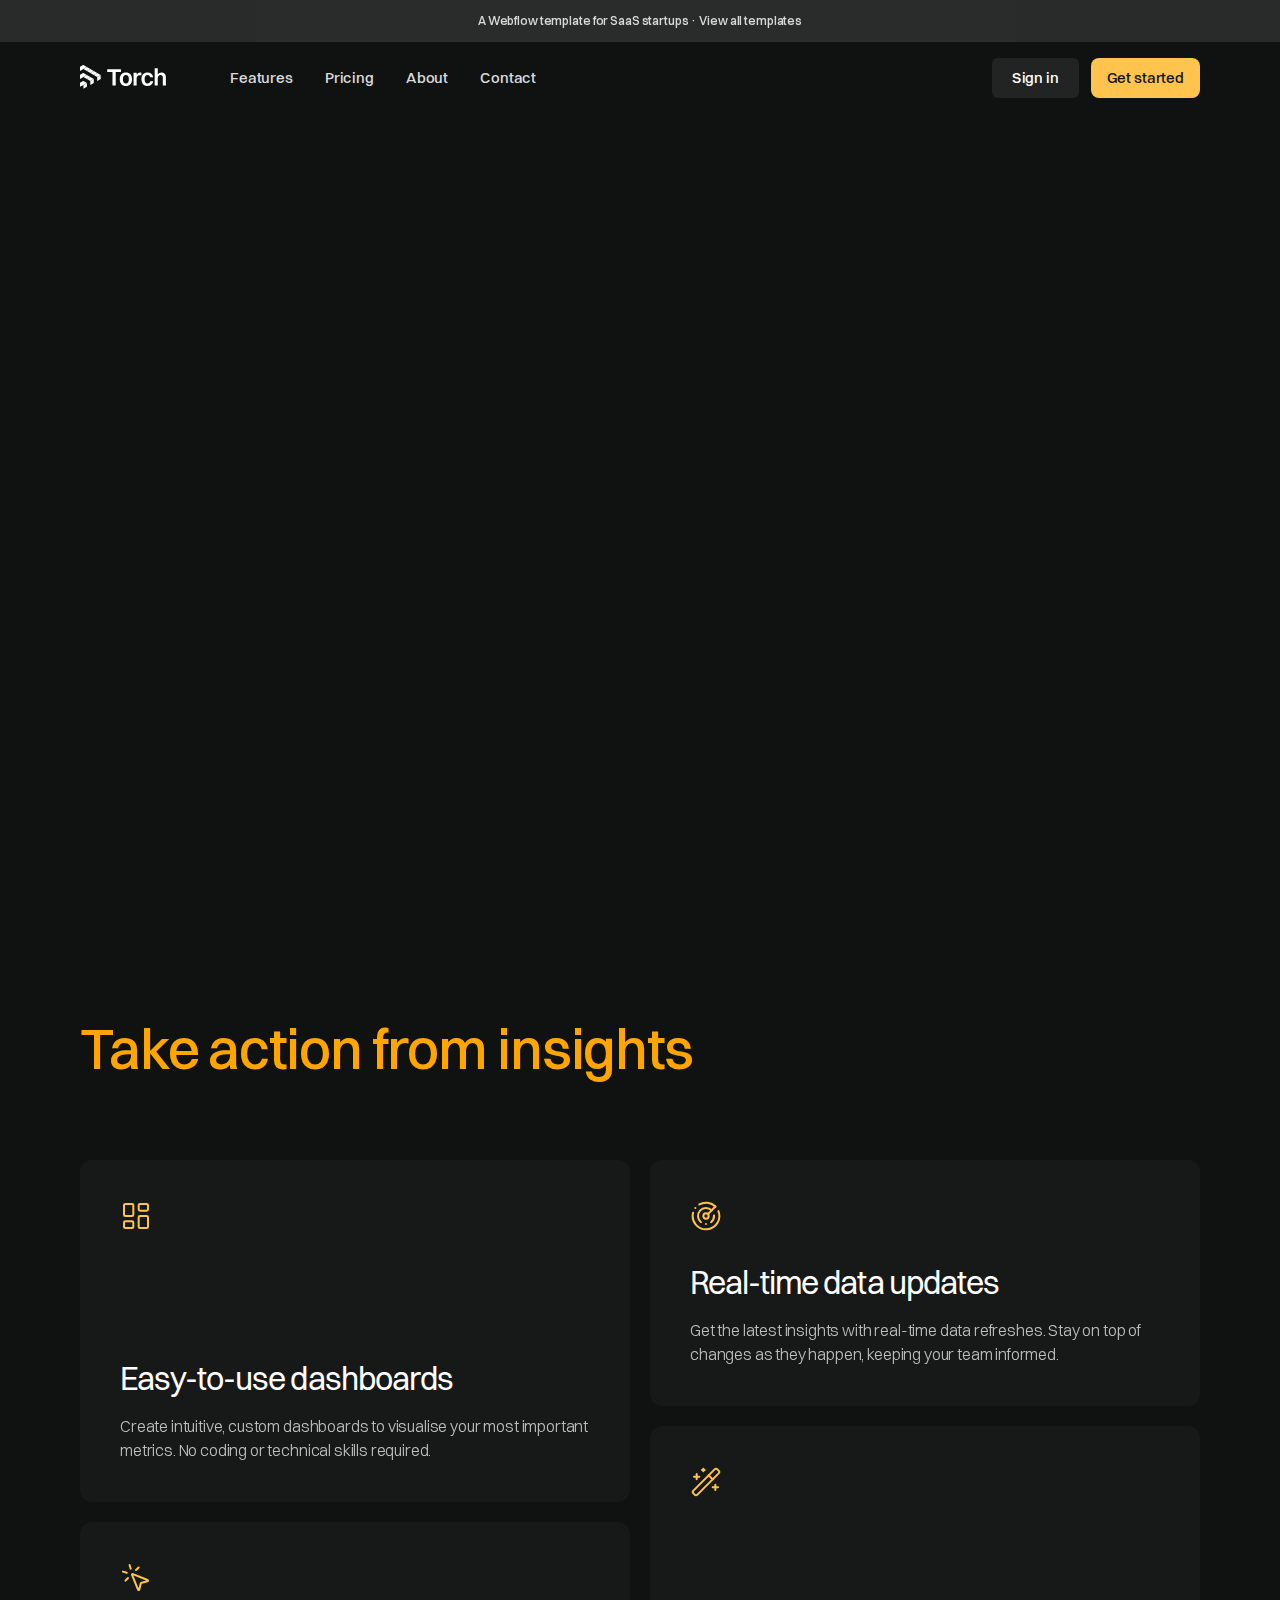
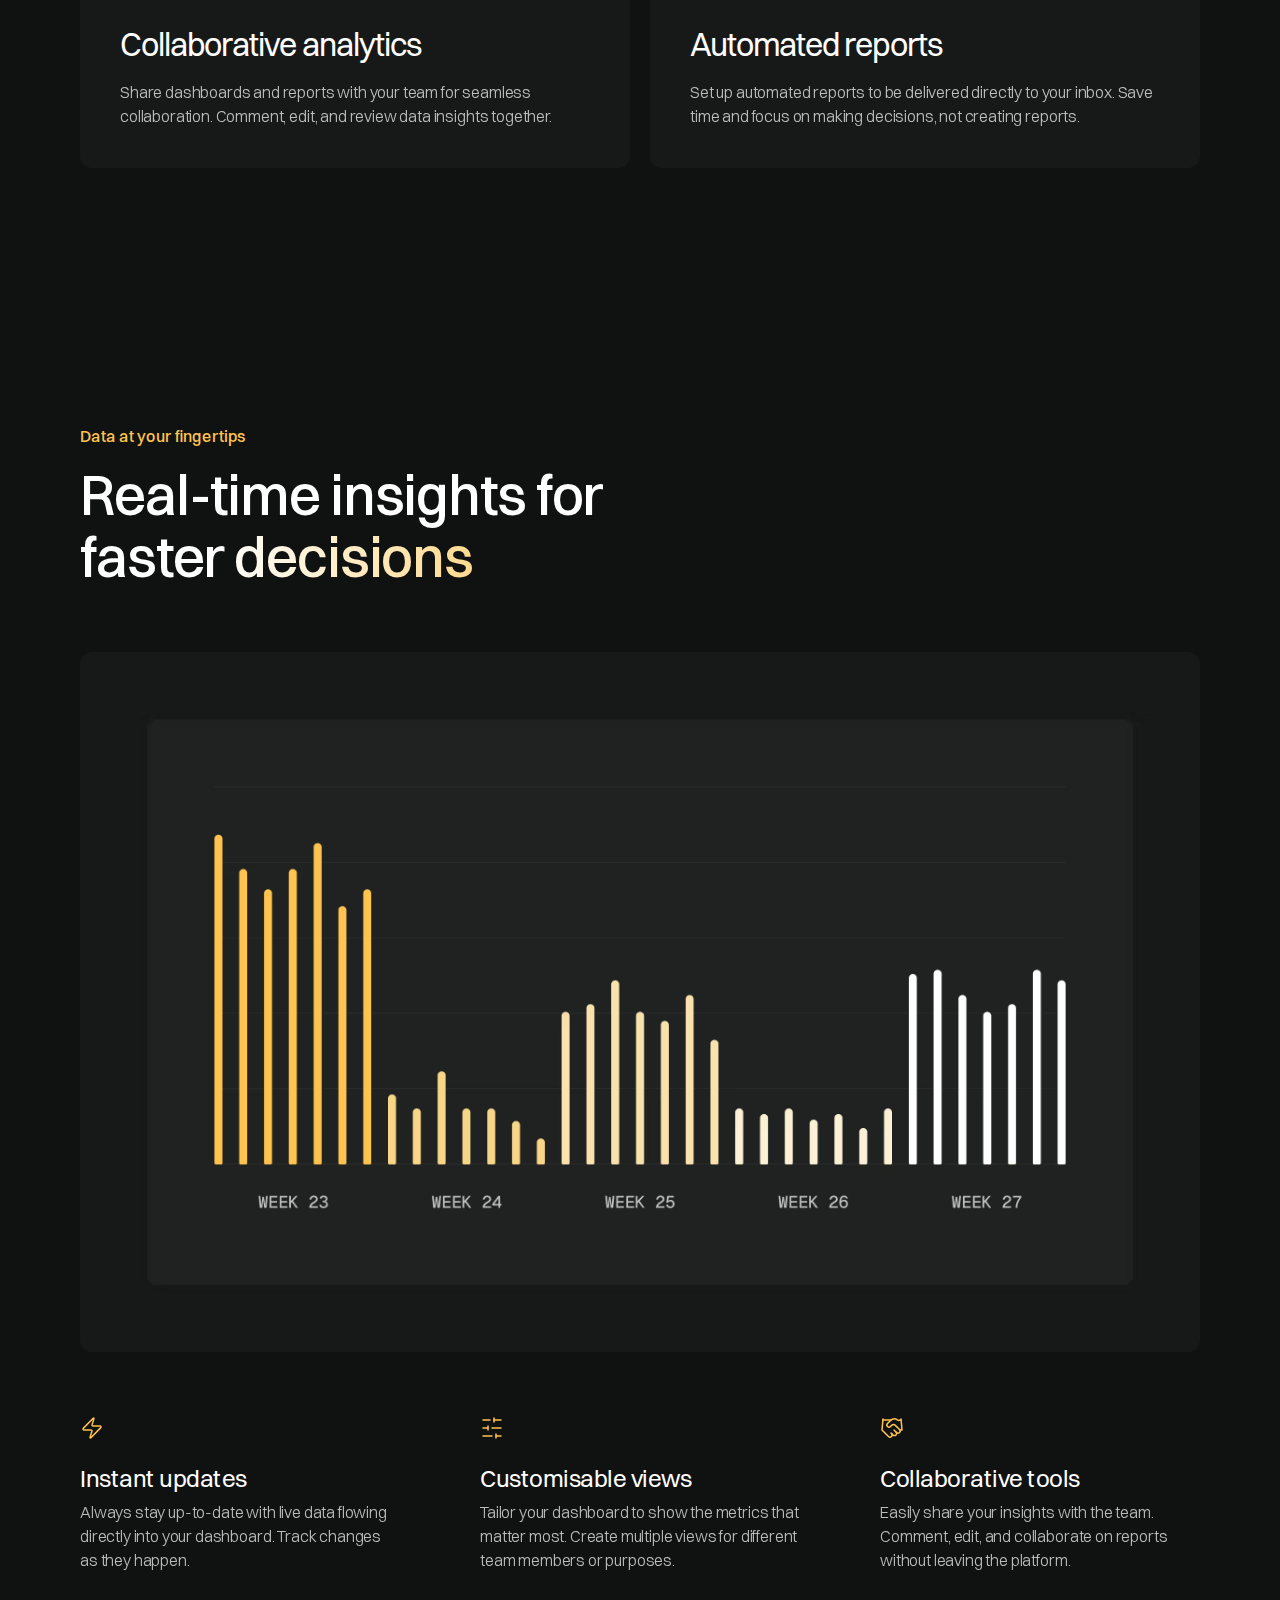
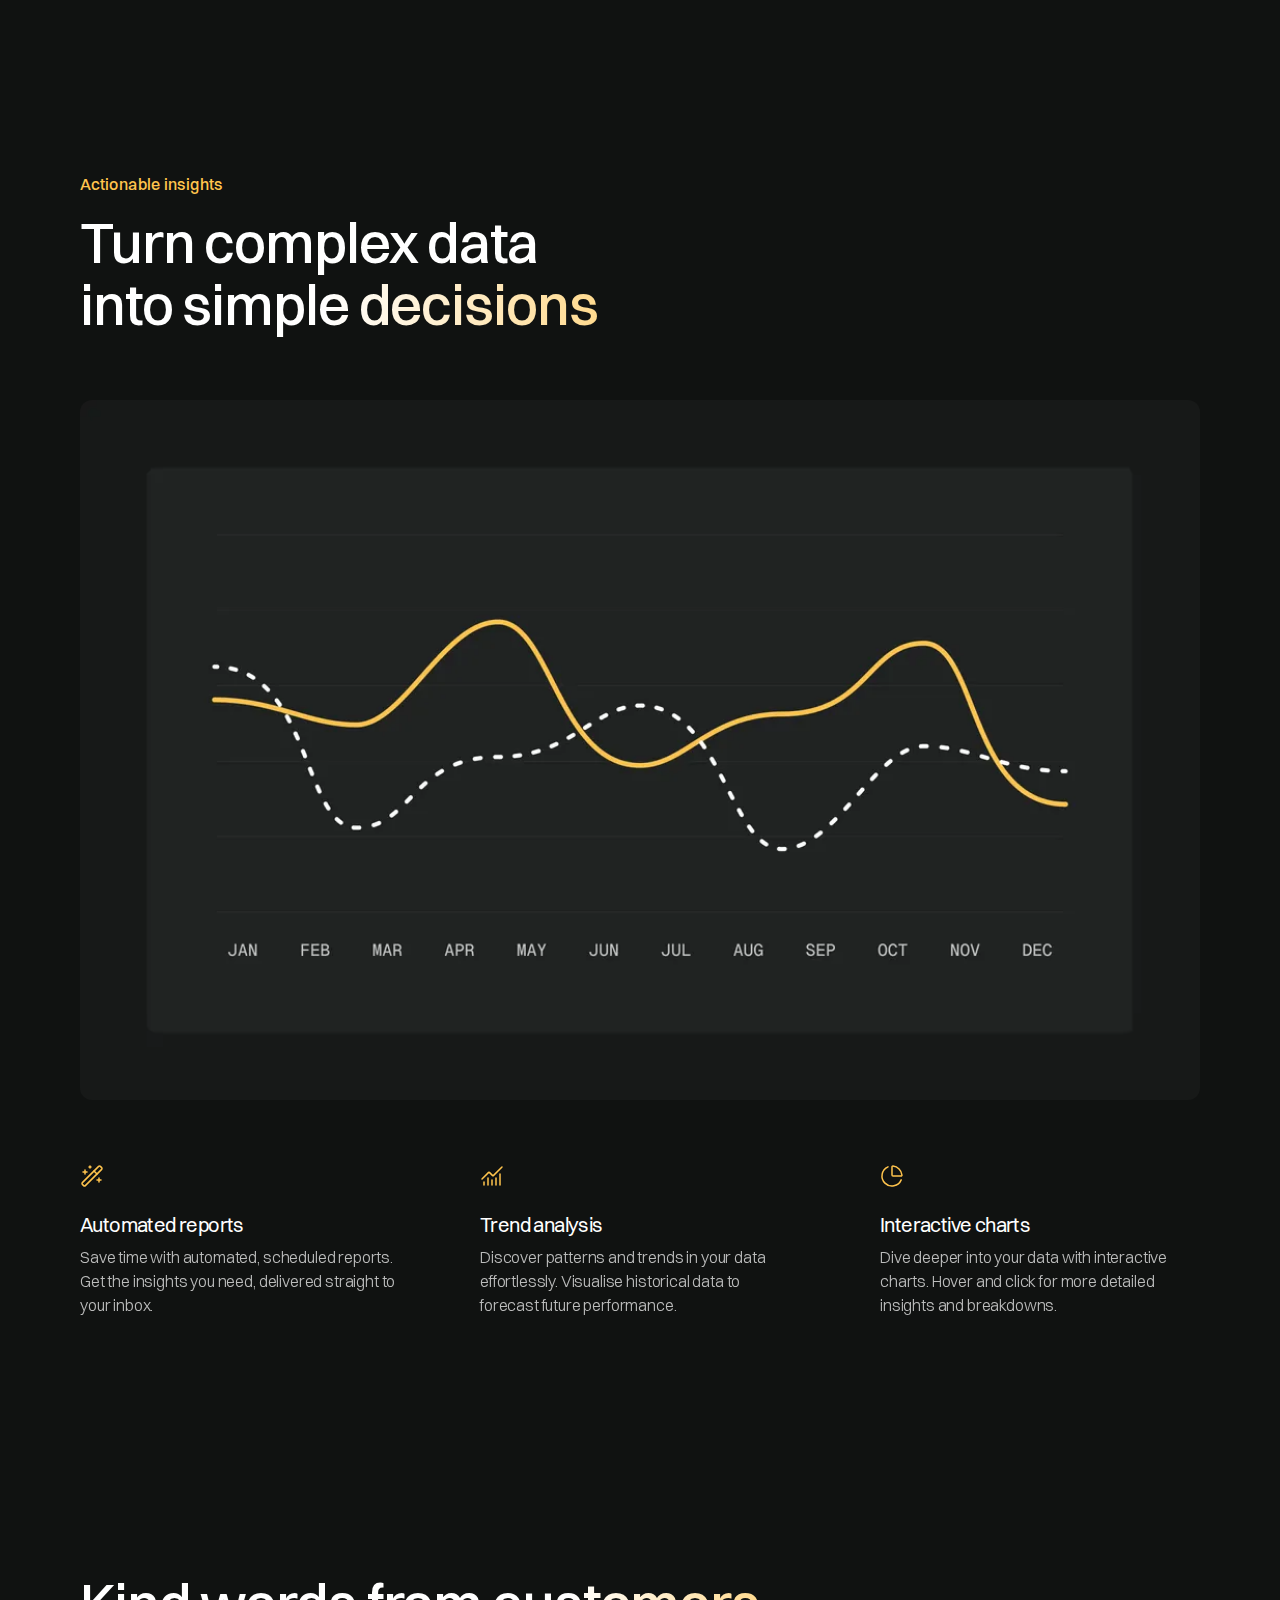
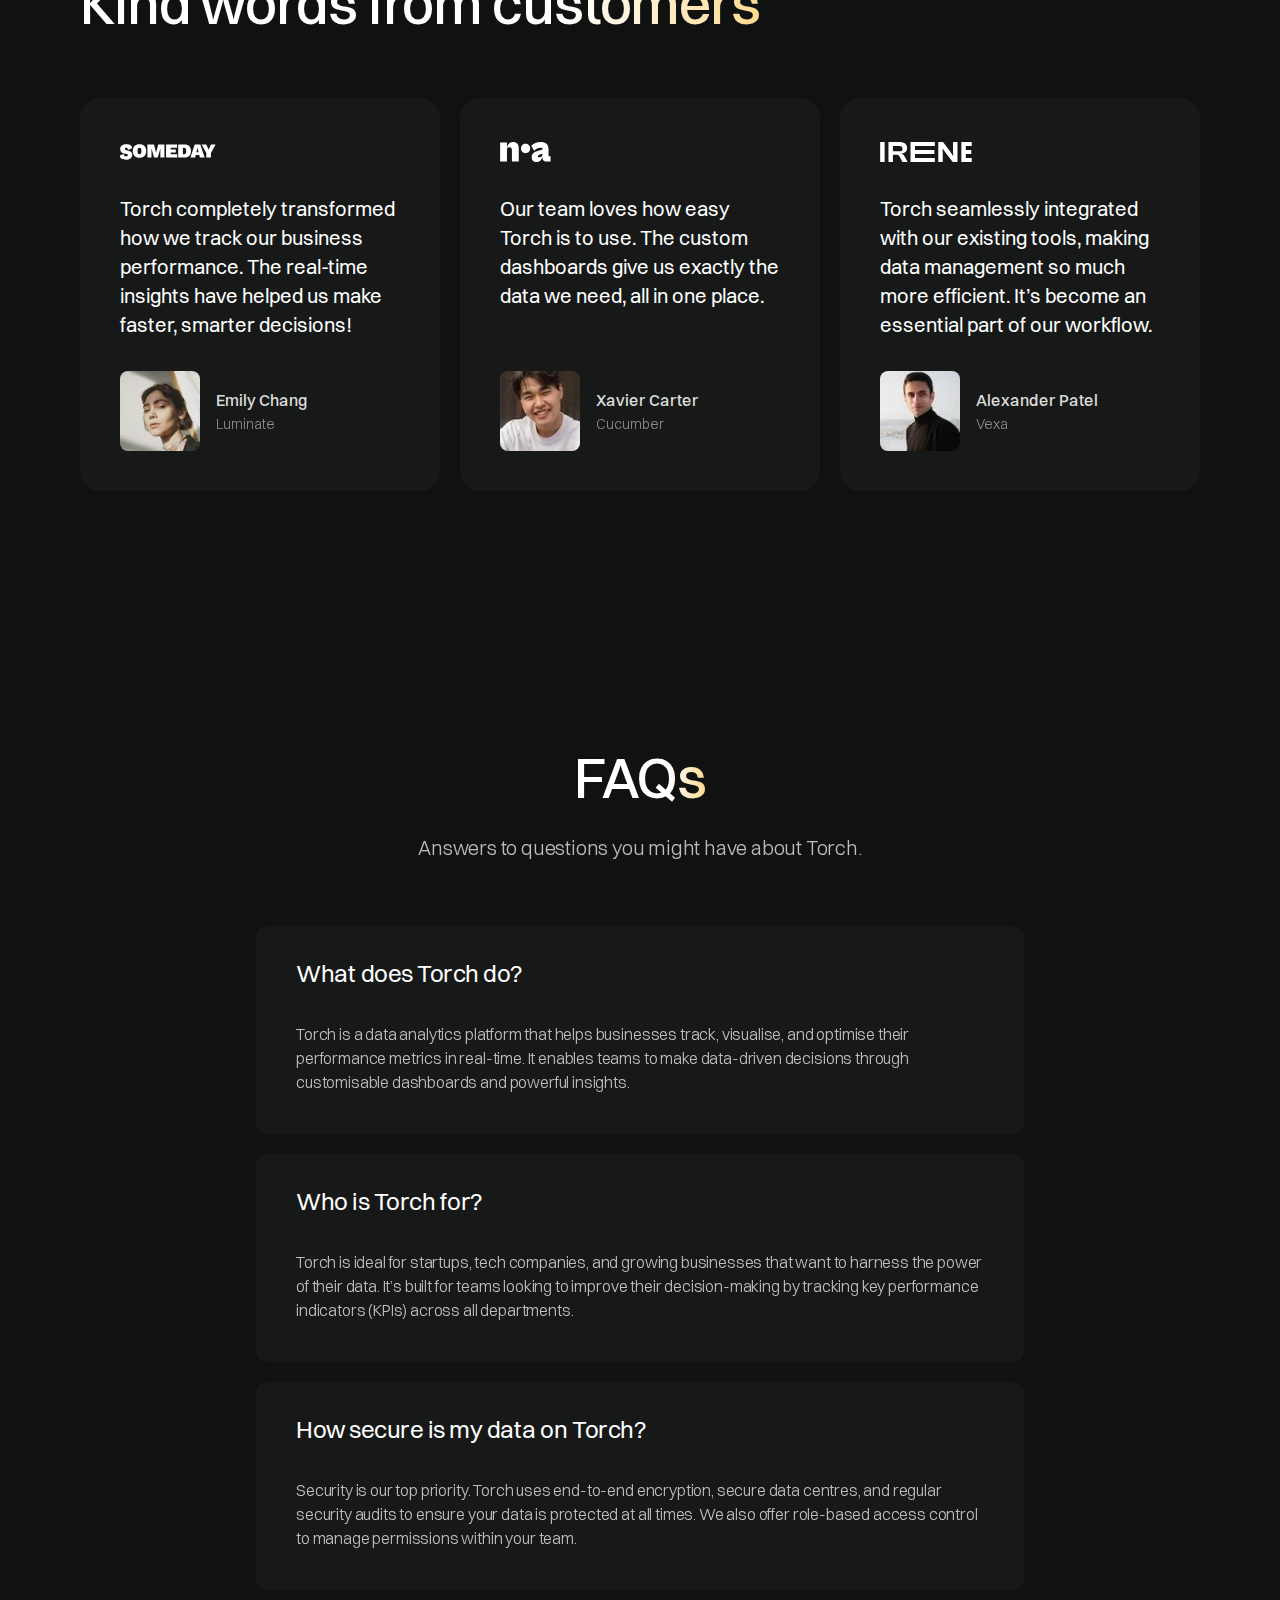
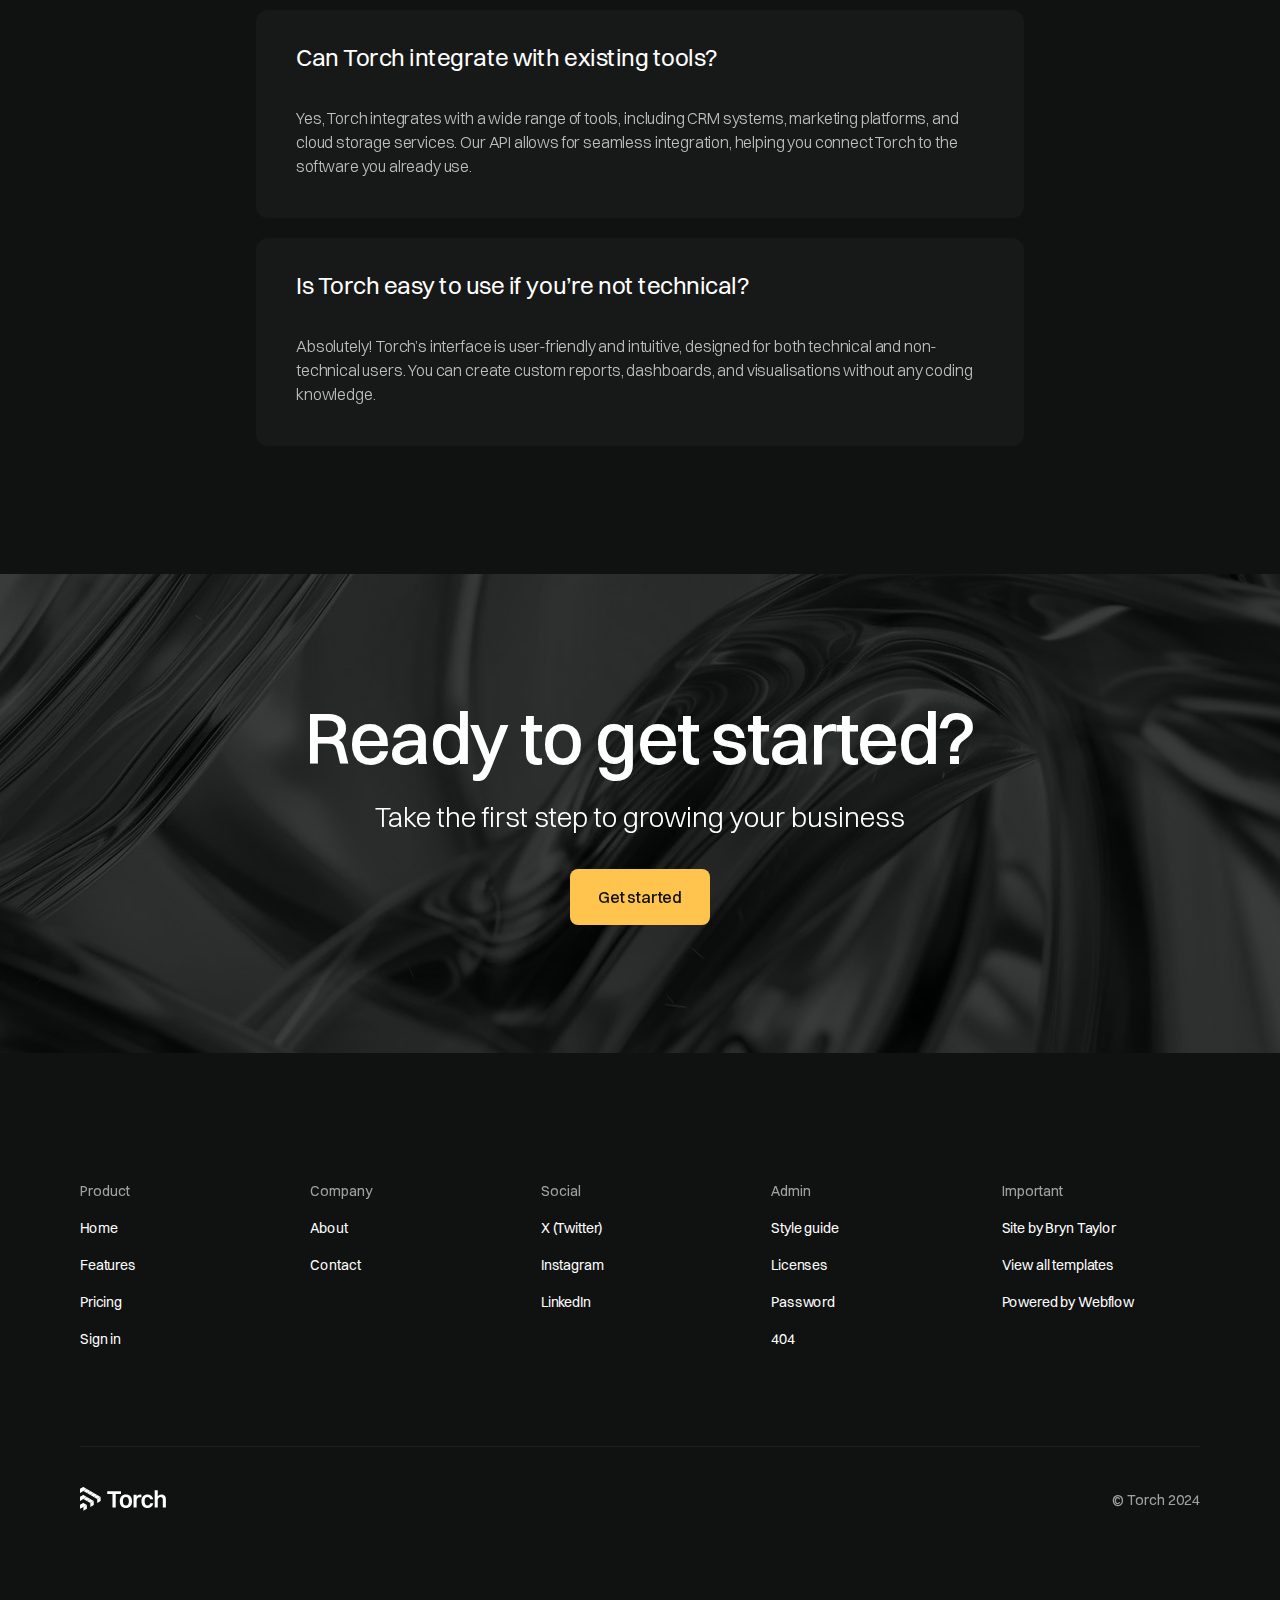
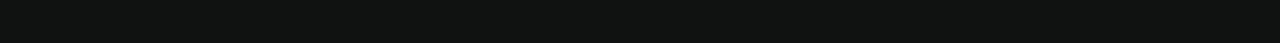
<file: index.html>
<!DOCTYPE html>
<!--  This site was created in Webflow. https://webflow.com  --><!--  Last Published: Tue Apr 29 2025 02:26:00 GMT+0000 (Coordinated Universal Time)  -->
<html
  data-wf-page="6810389d45c8a465d7bbf725"
  data-wf-site="6810389d45c8a465d7bbf736"
  lang="en"
>
  <head>
    <meta charset="utf-8" />
    <title>jono-project</title>
    <meta
      content="Torch is a high-quality template for SaaS tech startups. It has multiple pages, sections and components to suit your needs. Take your company&#x27;s online presence to the next level."
      name="description"
    />
    <meta content="Torch · Webflow HTML website template" property="og:title" />
    <meta
      content="Torch is a high-quality template for SaaS tech startups. It has multiple pages, sections and components to suit your needs. Take your company&#x27;s online presence to the next level."
      property="og:description"
    />
    <meta
      content="https://cdn.prod.website-files.com/66fad496e2674af9c6f8f4ef/6703e5e87c9ca1599100560c_torch-opengraph-image.png"
      property="og:image"
    />
    <meta
      content="Torch · Webflow HTML website template"
      property="twitter:title"
    />
    <meta
      content="Torch is a high-quality template for SaaS tech startups. It has multiple pages, sections and components to suit your needs. Take your company&#x27;s online presence to the next level."
      property="twitter:description"
    />
    <meta
      content="https://cdn.prod.website-files.com/66fad496e2674af9c6f8f4ef/6703e5e87c9ca1599100560c_torch-opengraph-image.png"
      property="twitter:image"
    />
    <meta property="og:type" content="website" />
    <meta content="summary_large_image" name="twitter:card" />
    <meta content="width=device-width, initial-scale=1" name="viewport" />
    <meta content="Webflow" name="generator" />
    <link href="css/normalize.css" rel="stylesheet" type="text/css" />
    <link href="css/webflow.css" rel="stylesheet" type="text/css" />
    <link
      href="css/vs-code-activity-734e1ebc715ea6b1aaf66e.webflow.css"
      rel="stylesheet"
      type="text/css"
    />
    <script type="text/javascript">
      !(function (o, c) {
        var n = c.documentElement,
          t = " w-mod-";
        (n.className += t + "js"),
          ("ontouchstart" in o ||
            (o.DocumentTouch && c instanceof DocumentTouch)) &&
            (n.className += t + "touch");
      })(window, document);
    </script>
    <link href="images/favicon.png" rel="shortcut icon" type="image/x-icon" />
    <link href="images/webclip.png" rel="apple-touch-icon" />
  </head>
  <body>
    <a
      href="https://www.bryntaylor.co.uk/platform/webflow?ref=template"
      target="_blank"
      class="section banner w-inline-block"
    >
      <div class="container-large">
        <div>A Webflow template for SaaS startups · View all templates</div>
      </div>
    </a>
    <div
      data-animation="default"
      class="nav w-nav"
      data-easing2="ease"
      fs-scrolldisable-element="smart-nav"
      data-easing="ease"
      data-collapse="medium"
      data-w-id="abad23f6-3206-d95e-518e-2548f4c46996"
      role="banner"
      data-duration="400"
    >
      <div class="nav-container">
        <div class="logo-wrapper">
          <a
            href="index.html"
            aria-current="page"
            class="logo w-nav-brand w--current"
            ><img
              src="images/torch-logo.svg"
              loading="lazy"
              width="Auto"
              height="24"
              alt="Logo"
          /></a>
          <nav
            role="navigation"
            id="w-node-abad23f6-3206-d95e-518e-2548f4c4699b-f4c46996"
            class="nav-menu w-nav-menu"
          >
            <a href="features.html" class="nav-link w-nav-link">Features</a>
            <a href="pricing.html" class="nav-link w-nav-link">Pricing</a>
            <a href="about.html" class="nav-link w-nav-link">About</a>
            <a href="contact.html" class="nav-link w-nav-link">Contact</a>
          </nav>
        </div>
        <div
          id="w-node-abad23f6-3206-d95e-518e-2548f4c469b0-f4c46996"
          class="actions-wrapper"
        >
          <a
            href="sign-in.html"
            class="button-secondary small hide-mobile-portrait w-button"
            >Sign in</a
          >
          <a href="#" class="button small hide-mobile-portrait w-button"
            >Get started</a
          >
          <div class="nav-menu-button w-nav-button">
            <div class="menu-icon">
              <div class="menu-icon-line-top"></div>
              <div class="menu-icon-line-bottom"></div>
            </div>
          </div>
        </div>
      </div>
    </div>
    <section class="section">
      <div class="container-large">
        <div class="header-layout">
          <div class="header-content">
            <h1
              data-w-id="05c97b58-b1ac-eabe-afbc-3861dce3b03f"
              style="
                -webkit-transform: translate3d(0, 24px, 0) scale3d(1, 1, 1)
                  rotateX(0) rotateY(0) rotateZ(0) skew(0, 0);
                -moz-transform: translate3d(0, 24px, 0) scale3d(1, 1, 1)
                  rotateX(0) rotateY(0) rotateZ(0) skew(0, 0);
                -ms-transform: translate3d(0, 24px, 0) scale3d(1, 1, 1)
                  rotateX(0) rotateY(0) rotateZ(0) skew(0, 0);
                transform: translate3d(0, 24px, 0) scale3d(1, 1, 1) rotateX(0)
                  rotateY(0) rotateZ(0) skew(0, 0);
                opacity: 0;
              "
              class="heading extra-large"
            >
              <span class="text-gradient-overlay">Hotdogs for all</span>
            </h1>
            <div class="spacer-32"></div>
            <p
              data-w-id="05c97b58-b1ac-eabe-afbc-3861dce3b041"
              style="
                -webkit-transform: translate3d(0, 24px, 0) scale3d(1, 1, 1)
                  rotateX(0) rotateY(0) rotateZ(0) skew(0, 0);
                -moz-transform: translate3d(0, 24px, 0) scale3d(1, 1, 1)
                  rotateX(0) rotateY(0) rotateZ(0) skew(0, 0);
                -ms-transform: translate3d(0, 24px, 0) scale3d(1, 1, 1)
                  rotateX(0) rotateY(0) rotateZ(0) skew(0, 0);
                transform: translate3d(0, 24px, 0) scale3d(1, 1, 1) rotateX(0)
                  rotateY(0) rotateZ(0) skew(0, 0);
                opacity: 0;
              "
              class="paragraph large"
            >
              Torch makes data analysis easy for everyone. Visualise key
              metrics, track performance, and discover trends without needing a
              data science background.
            </p>
            <div class="spacer-32"></div>
            <div class="button-group">
              <a
                data-w-id="05c97b58-b1ac-eabe-afbc-3861dce3b045"
                style="
                  -webkit-transform: translate3d(0, 24px, 0) scale3d(1, 1, 1)
                    rotateX(0) rotateY(0) rotateZ(0) skew(0, 0);
                  -moz-transform: translate3d(0, 24px, 0) scale3d(1, 1, 1)
                    rotateX(0) rotateY(0) rotateZ(0) skew(0, 0);
                  -ms-transform: translate3d(0, 24px, 0) scale3d(1, 1, 1)
                    rotateX(0) rotateY(0) rotateZ(0) skew(0, 0);
                  transform: translate3d(0, 24px, 0) scale3d(1, 1, 1) rotateX(0)
                    rotateY(0) rotateZ(0) skew(0, 0);
                  opacity: 0;
                "
                href="pricing.html"
                class="button w-button"
                >Get started</a
              >
              <a
                href="/contact"
                data-w-id="05c97b58-b1ac-eabe-afbc-3861dce3b047"
                style="
                  -webkit-transform: translate3d(0, 24px, 0) scale3d(1, 1, 1)
                    rotateX(0) rotateY(0) rotateZ(0) skew(0, 0);
                  -moz-transform: translate3d(0, 24px, 0) scale3d(1, 1, 1)
                    rotateX(0) rotateY(0) rotateZ(0) skew(0, 0);
                  -ms-transform: translate3d(0, 24px, 0) scale3d(1, 1, 1)
                    rotateX(0) rotateY(0) rotateZ(0) skew(0, 0);
                  transform: translate3d(0, 24px, 0) scale3d(1, 1, 1) rotateX(0)
                    rotateY(0) rotateZ(0) skew(0, 0);
                  opacity: 0;
                "
                class="make-me-pretty w-button"
                >Learn more</a
              >
            </div>
            <div class="spacer-64"></div>
            <div
              data-w-id="2469359d-caa4-0f3d-e0f9-ac9d68bc0583"
              style="
                -webkit-transform: translate3d(0, 24px, 0) scale3d(1, 1, 1)
                  rotateX(0) rotateY(0) rotateZ(0) skew(0, 0);
                -moz-transform: translate3d(0, 24px, 0) scale3d(1, 1, 1)
                  rotateX(0) rotateY(0) rotateZ(0) skew(0, 0);
                -ms-transform: translate3d(0, 24px, 0) scale3d(1, 1, 1)
                  rotateX(0) rotateY(0) rotateZ(0) skew(0, 0);
                transform: translate3d(0, 24px, 0) scale3d(1, 1, 1) rotateX(0)
                  rotateY(0) rotateZ(0) skew(0, 0);
                opacity: 0;
              "
              class="social-proof-logos-wrapper"
            >
              <img
                src="images/logo-1.svg"
                loading="lazy"
                alt="Logo"
                class="social-proof-logo"
              /><img
                src="images/logo-2.svg"
                loading="lazy"
                alt="Logo"
                class="social-proof-logo"
              /><img
                src="images/logo-4.svg"
                loading="lazy"
                alt="Logo"
                class="social-proof-logo"
              /><img
                src="images/logo-3.svg"
                loading="lazy"
                alt="Logo"
                class="social-proof-logo"
              />
            </div>
          </div>
          <div class="image-wrapper">
            <img
              class="hero-image"
              src="images/hotdog-haha-business.png"
              alt="Product image"
              style="
                opacity: 0;
                -webkit-transform: translate3d(0, 24px, 0) scale3d(1, 1, 1)
                  rotateX(0) rotateY(0) rotateZ(0) skew(0, 0);
                -moz-transform: translate3d(0, 24px, 0) scale3d(1, 1, 1)
                  rotateX(0) rotateY(0) rotateZ(0) skew(0, 0);
                -ms-transform: translate3d(0, 24px, 0) scale3d(1, 1, 1)
                  rotateX(0) rotateY(0) rotateZ(0) skew(0, 0);
                transform: translate3d(0, 24px, 0) scale3d(1, 1, 1) rotateX(0)
                  rotateY(0) rotateZ(0) skew(0, 0);
              "
              sizes="(max-width: 479px) 100vw, (max-width: 767px) 83vw, (max-width: 991px) 87vw, 38vw"
              data-w-id="d5a852ed-62d2-ecf7-eaf5-3b02d986643e"
              loading="lazy"
              srcset="
                images/hotdog-haha-business.png  500w,
                images/hotdog-haha-business.png 1800w
              "
            />
          </div>
        </div>
      </div>
    </section>
    <section class="section">
      <div id="learn-more" class="container-large">
        <h2 class="heading large my-class">Take action from insights</h2>
        <div class="spacer-80"></div>
        <div class="w-layout-grid card-list">
          <div
            id="w-node-_38f718e7-ef7d-cf1b-5d32-9110617504c1-617504ba"
            class="card-item"
          >
            <img
              src="images/layout-dashboard.svg"
              loading="lazy"
              alt="Dashboard icon"
              class="icon-large"
            />
            <div class="spacer-128"></div>
            <h3 class="heading medium">Easy-to-use dashboards</h3>
            <div class="spacer-16"></div>
            <p class="paragraph">
              Create intuitive, custom dashboards to visualise your most
              important metrics. No coding or technical skills required.
            </p>
          </div>
          <div class="card-item">
            <img
              src="images/radar.svg"
              loading="lazy"
              alt="Radar icon"
              class="icon-large"
            />
            <div class="spacer-32"></div>
            <h3 class="heading medium">Real-time data updates</h3>
            <div class="spacer-16"></div>
            <p class="paragraph">
              Get the latest insights with real-time data refreshes. Stay on top
              of changes as they happen, keeping your team informed.
            </p>
          </div>
          <div
            id="w-node-d05e47e2-aa32-2547-947a-66fd2ccb7be0-617504ba"
            class="card-item"
          >
            <img
              src="images/wand-sparkles.svg"
              loading="lazy"
              alt="Magic icon"
              class="icon-large"
            />
            <div class="spacer-128"></div>
            <h3 class="heading medium">Automated reports</h3>
            <div class="spacer-16"></div>
            <p class="paragraph">
              Set up automated reports to be delivered directly to your inbox.
              Save time and focus on making decisions, not creating reports.
            </p>
          </div>
          <div class="card-item">
            <img
              src="images/mouse-pointer-click.svg"
              loading="lazy"
              alt="Mouse icon"
              class="icon-large"
            />
            <div class="spacer-32"></div>
            <h3 class="heading medium">Collaborative analytics</h3>
            <div class="spacer-16"></div>
            <p class="paragraph">
              Share dashboards and reports with your team for seamless
              collaboration. Comment, edit, and review data insights together.
            </p>
          </div>
        </div>
      </div>
    </section>
    <section class="section">
      <div class="container-large">
        <div class="features-list">
          <div class="w-layout-grid feature-item">
            <div class="feature-content">
              <div class="text-color-accent text-weight-medium">
                Data at your fingertips
              </div>
              <div class="spacer-16"></div>
              <h2 class="heading large">
                <span class="text-gradient-overlay"
                  >Real-time insights for faster decisions</span
                >
              </h2>
            </div>
            <div class="image-wrapper">
              <img
                src="images/torch-product-image-2_1torch-product-image-2.avif"
                loading="lazy"
                sizes="(max-width: 479px) 100vw, (max-width: 767px) 83vw, (max-width: 991px) 87vw, 84vw"
                srcset="
                  images/torch-product-image-2_1torch-product-image-2.avif  500w,
                  images/torch-product-image-2_1torch-product-image-2.avif  800w,
                  images/torch-product-image-2_1torch-product-image-2.avif 2400w
                "
                alt="Product image"
                class="feature-image"
              />
            </div>
            <div class="grid-3-column">
              <div class="benefit-item">
                <img
                  src="images/zap.svg"
                  loading="lazy"
                  alt="Zap icon"
                  class="icon-medium"
                />
                <div class="spacer-24"></div>
                <h3 class="heading regular">Instant updates</h3>
                <div class="spacer-8"></div>
                <p class="paragraph">
                  Always stay up-to-date with live data flowing directly into
                  your dashboard. Track changes as they happen.
                </p>
              </div>
              <div class="benefit-item">
                <img
                  src="images/sliders-horizontal.svg"
                  loading="lazy"
                  alt="Sliders icon"
                  class="icon-medium"
                />
                <div class="spacer-24"></div>
                <h3 class="heading regular">Customisable views</h3>
                <div class="spacer-8"></div>
                <p class="paragraph">
                  Tailor your dashboard to show the metrics that matter most.
                  Create multiple views for different team members or purposes.
                </p>
              </div>
              <div class="benefit-item">
                <img
                  src="images/handshake.svg"
                  loading="lazy"
                  alt="Handshake icon"
                  class="icon-medium"
                />
                <div class="spacer-24"></div>
                <h3 class="heading regular">Collaborative tools</h3>
                <div class="spacer-8"></div>
                <p class="paragraph">
                  Easily share your insights with the team. Comment, edit, and
                  collaborate on reports without leaving the platform.
                </p>
              </div>
            </div>
          </div>
          <div class="w-layout-grid feature-item">
            <div class="feature-content">
              <div class="text-color-accent text-weight-medium">
                Actionable insights
              </div>
              <div class="spacer-16"></div>
              <h2 class="heading large">
                <span class="text-gradient-overlay"
                  >Turn complex data into simple decisions</span
                >
              </h2>
            </div>
            <div class="image-wrapper">
              <img
                src="images/torch-product-image-3_1torch-product-image-3.avif"
                loading="lazy"
                sizes="(max-width: 479px) 100vw, (max-width: 767px) 83vw, (max-width: 991px) 87vw, 84vw"
                srcset="
                  images/torch-product-image-3_1torch-product-image-3.avif  500w,
                  images/torch-product-image-3_1torch-product-image-3.avif  800w,
                  images/torch-product-image-3_1torch-product-image-3.avif 1080w,
                  images/torch-product-image-3_1torch-product-image-3.avif 2400w
                "
                alt="Product image"
                class="feature-image"
              />
            </div>
            <div class="grid-3-column">
              <div class="benefit-item">
                <img
                  src="images/wand-sparkles.svg"
                  loading="lazy"
                  alt="Magic icon"
                  class="icon-medium"
                />
                <div class="spacer-24"></div>
                <h3 class="heading small">Automated reports</h3>
                <div class="spacer-8"></div>
                <p class="paragraph">
                  Save time with automated, scheduled reports. Get the insights
                  you need, delivered straight to your inbox.
                </p>
              </div>
              <div class="benefit-item">
                <img
                  src="images/chart-no-axes-combined.svg"
                  loading="lazy"
                  alt="Chart icon"
                  class="icon-medium"
                />
                <div class="spacer-24"></div>
                <h3 class="heading small">Trend analysis</h3>
                <div class="spacer-8"></div>
                <p class="paragraph">
                  Discover patterns and trends in your data effortlessly.
                  Visualise historical data to forecast future performance.
                </p>
              </div>
              <div class="benefit-item">
                <img
                  src="images/chart-pie.svg"
                  loading="lazy"
                  alt="Pie icon"
                  class="icon-medium"
                />
                <div class="spacer-24"></div>
                <h3 class="heading small">Interactive charts</h3>
                <div class="spacer-8"></div>
                <p class="paragraph">
                  Dive deeper into your data with interactive charts. Hover and
                  click for more detailed insights and breakdowns.
                </p>
              </div>
            </div>
          </div>
        </div>
      </div>
    </section>
    <section class="section">
      <div class="container-large">
        <h2 class="heading large">
          <span class="text-gradient-overlay">Kind words from customers</span>
        </h2>
        <div class="spacer-64"></div>
        <div class="w-layout-grid testimonials-list">
          <div class="testimonials-card">
            <div class="testimonials-content-top">
              <img
                src="images/logo-1.svg"
                loading="lazy"
                alt="Logo"
                class="testimonial-logo"
              />
              <div class="spacer-32"></div>
              <div class="paragraph large">
                Torch completely transformed how we track our business
                performance. The real-time insights have helped us make faster,
                smarter decisions!
              </div>
              <div class="spacer-32"></div>
            </div>
            <div class="testimonial-details">
              <div class="testimonial-image-wrapper">
                <img
                  src="images/pexels-olena-bohovyk-3646160_1pexels-olena-bohovyk-3646160.avif"
                  loading="lazy"
                  alt=""
                  class="testimonial-image"
                />
              </div>
              <div class="testimonial-details-text">
                <div class="paragraph text-weight-medium">Emily Chang</div>
                <div class="text-color-muted">
                  <div class="paragraph small">Luminate</div>
                </div>
              </div>
            </div>
          </div>
          <div class="testimonials-card">
            <div class="testimonials-content-top">
              <img
                src="images/logo-3.svg"
                loading="lazy"
                width="Auto"
                height="Auto"
                alt="Logo"
                class="testimonial-logo"
              />
              <div class="spacer-32"></div>
              <div class="paragraph large">
                Our team loves how easy Torch is to use. The custom dashboards
                give us exactly the data we need, all in one place.
              </div>
              <div class="spacer-32"></div>
            </div>
            <div class="testimonial-details">
              <div class="testimonial-image-wrapper">
                <img
                  src="images/pexels-monstera-5384445_1pexels-monstera-5384445.avif"
                  loading="lazy"
                  alt=""
                  class="testimonial-image"
                />
              </div>
              <div class="testimonial-details-text">
                <div class="paragraph text-weight-medium">Xavier Carter</div>
                <div class="text-color-muted">
                  <div class="paragraph small">Cucumber</div>
                </div>
              </div>
            </div>
          </div>
          <div class="testimonials-card">
            <div class="testimonials-content-top">
              <img
                src="images/logo-4.svg"
                loading="lazy"
                alt="Logo"
                class="testimonial-logo"
              />
              <div class="spacer-32"></div>
              <div class="paragraph large">
                Torch seamlessly integrated with our existing tools, making data
                management so much more efficient. It’s become an essential part
                of our workflow.
              </div>
              <div class="spacer-32"></div>
            </div>
            <div class="testimonial-details">
              <div class="testimonial-image-wrapper">
                <img
                  src="images/pexels-amir-esrafili-6274712_1pexels-amir-esrafili-6274712.avif"
                  loading="lazy"
                  alt=""
                  class="testimonial-image"
                />
              </div>
              <div class="testimonial-details-text">
                <div class="paragraph text-weight-medium">Alexander Patel</div>
                <div class="text-color-muted">
                  <div class="paragraph small">Vexa</div>
                </div>
              </div>
            </div>
          </div>
        </div>
      </div>
    </section>
    <section class="section">
      <div class="container-small">
        <div class="w-layout-grid faq-wrapper">
          <div class="faq-content">
            <h2><span class="text-gradient-overlay">FAQs</span></h2>
            <div class="spacer-24"></div>
            <p class="paragraph large">
              Answers to questions you might have about Torch.
            </p>
          </div>
          <div class="w-layout-grid faq-list">
            <div class="faq-accordion">
              <div
                data-w-id="ec766c24-12b7-b94d-ff49-9f5d83ef1eb9"
                class="faq-question"
              >
                <h3 class="heading regular">What does Torch do?</h3>
                <img
                  src="images/plus.svg"
                  loading="lazy"
                  alt="Plus icon"
                  class="faq-icon"
                />
              </div>
              <div class="faq-answer">
                <p>
                  Torch is a data analytics platform that helps businesses
                  track, visualise, and optimise their performance metrics in
                  real-time. It enables teams to make data-driven decisions
                  through customisable dashboards and powerful insights.
                </p>
                <div class="spacer-40"></div>
              </div>
            </div>
            <div class="faq-accordion">
              <div
                data-w-id="54dd60b7-6fa8-ef93-355b-a321568ed0f3"
                class="faq-question"
              >
                <h3 class="heading regular">Who is Torch for?</h3>
                <img
                  src="images/plus.svg"
                  loading="lazy"
                  alt="Plus icon"
                  class="faq-icon"
                />
              </div>
              <div class="faq-answer">
                <p>
                  Torch is ideal for startups, tech companies, and growing
                  businesses that want to harness the power of their data. It’s
                  built for teams looking to improve their decision-making by
                  tracking key performance indicators (KPIs) across all
                  departments.
                </p>
                <div class="spacer-40"></div>
              </div>
            </div>
            <div class="faq-accordion">
              <div
                data-w-id="8ab634aa-24ca-0337-fd94-c3fe5e0a7e59"
                class="faq-question"
              >
                <h3 class="heading regular">How secure is my data on Torch?</h3>
                <img
                  src="images/plus.svg"
                  loading="lazy"
                  alt="Plus icon"
                  class="faq-icon"
                />
              </div>
              <div class="faq-answer">
                <p>
                  Security is our top priority. Torch uses end-to-end
                  encryption, secure data centres, and regular security audits
                  to ensure your data is protected at all times. We also offer
                  role-based access control to manage permissions within your
                  team.
                </p>
                <div class="spacer-40"></div>
              </div>
            </div>
            <div class="faq-accordion">
              <div
                data-w-id="c4ba0a19-3c90-69c7-36b8-7f895b683a5d"
                class="faq-question"
              >
                <h3 class="heading regular">
                  Can Torch integrate with existing tools?
                </h3>
                <img
                  src="images/plus.svg"
                  loading="lazy"
                  alt="Plus icon"
                  class="faq-icon"
                />
              </div>
              <div class="faq-answer">
                <p>
                  Yes, Torch integrates with a wide range of tools, including
                  CRM systems, marketing platforms, and cloud storage services.
                  Our API allows for seamless integration, helping you connect
                  Torch to the software you already use.
                </p>
                <div class="spacer-40"></div>
              </div>
            </div>
            <div class="faq-accordion">
              <div
                data-w-id="ee4ae58f-1cc5-15cd-2792-90620b0aa16a"
                class="faq-question"
              >
                <h3 class="heading regular">
                  Is Torch easy to use if you’re not technical?
                </h3>
                <img
                  src="images/plus.svg"
                  loading="lazy"
                  alt="Plus icon"
                  class="faq-icon"
                />
              </div>
              <div class="faq-answer">
                <p>
                  Absolutely! Torch’s interface is user-friendly and intuitive,
                  designed for both technical and non-technical users. You can
                  create custom reports, dashboards, and visualisations without
                  any coding knowledge.
                </p>
                <div class="spacer-40"></div>
              </div>
            </div>
          </div>
        </div>
      </div>
    </section>
    <section class="section is-relative">
      <div class="cta-card-content">
        <div class="text-box">
          <div>
            <h2 class="heading extra-large">Ready to get started?</h2>
          </div>
          <div class="spacer-16"></div>
          <div class="paragraph extra-large">
            Take the first step to growing your business
          </div>
        </div>
        <div class="spacer-32"></div>
        <a href="#" class="button w-button">Get started</a>
      </div>
      <div class="gradient-image"></div>
    </section>
    <section class="section">
      <div class="container-large">
        <div class="footer-grid">
          <div class="footer-column">
            <div class="text-color-muted">Product</div>
            <a
              href="index.html"
              aria-current="page"
              class="footer-link w--current"
              >Home</a
            >
            <a href="features.html" class="footer-link">Features</a>
            <a href="pricing.html" class="footer-link">Pricing</a>
            <a href="sign-in.html" class="footer-link">Sign in</a>
          </div>
          <div class="footer-column">
            <div class="text-color-muted">Company</div>
            <a href="about.html" class="footer-link">About</a>
            <a href="contact.html" class="footer-link">Contact</a>
          </div>
          <div class="footer-column">
            <div class="text-color-muted">Social</div>
            <a href="https://x.com/" target="_blank" class="footer-link"
              >X (Twitter)</a
            >
            <a
              href="https://www.instagram.com/"
              target="_blank"
              class="footer-link"
              >Instagram</a
            >
            <a
              href="https://www.linkedin.com/"
              target="_blank"
              class="footer-link"
              >LinkedIn</a
            >
          </div>
          <div class="footer-column">
            <div class="text-color-muted">Admin</div>
            <a href="admin/styleguide.html" class="footer-link">Style guide</a>
            <a href="admin/licenses.html" class="footer-link">Licenses</a>
            <a href="401.html" class="footer-link">Password</a>
            <a href="404.html" class="footer-link">404</a>
          </div>
          <div class="footer-column">
            <div class="text-color-muted">Important</div>
            <a
              href="https://www.bryntaylor.co.uk/?ref=template"
              target="_blank"
              class="footer-link"
              >Site by Bryn Taylor</a
            >
            <a
              href="https://www.bryntaylor.co.uk/platform/webflow?ref=template"
              target="_blank"
              class="footer-link"
              >View all templates</a
            >
            <a href="https://webflow.com/" target="_blank" class="footer-link"
              >Powered by Webflow</a
            >
          </div>
        </div>
        <div class="spacer-96"></div>
        <div class="divider-line"></div>
        <div class="spacer-40"></div>
        <div class="footer-bottom">
          <a
            href="index.html"
            aria-current="page"
            class="logo w-nav-brand w--current"
            ><img
              src="images/torch-logo.svg"
              loading="lazy"
              width="Auto"
              height="24"
              alt="Logo"
          /></a>
          <div class="footer-link text-color-muted">© Torch 2024</div>
        </div>
      </div>
    </section>
    <script
      src="https://d3e54v103j8qbb.cloudfront.net/js/jquery-3.5.1.min.dc5e7f18c8.js?site=6810389d45c8a465d7bbf736"
      type="text/javascript"
      integrity="sha256-9/aliU8dGd2tb6OSsuzixeV4y/faTqgFtohetphbbj0="
      crossorigin="anonymous"
    ></script>
    <script src="js/webflow.js" type="text/javascript"></script>
  </body>
</html>
</file>
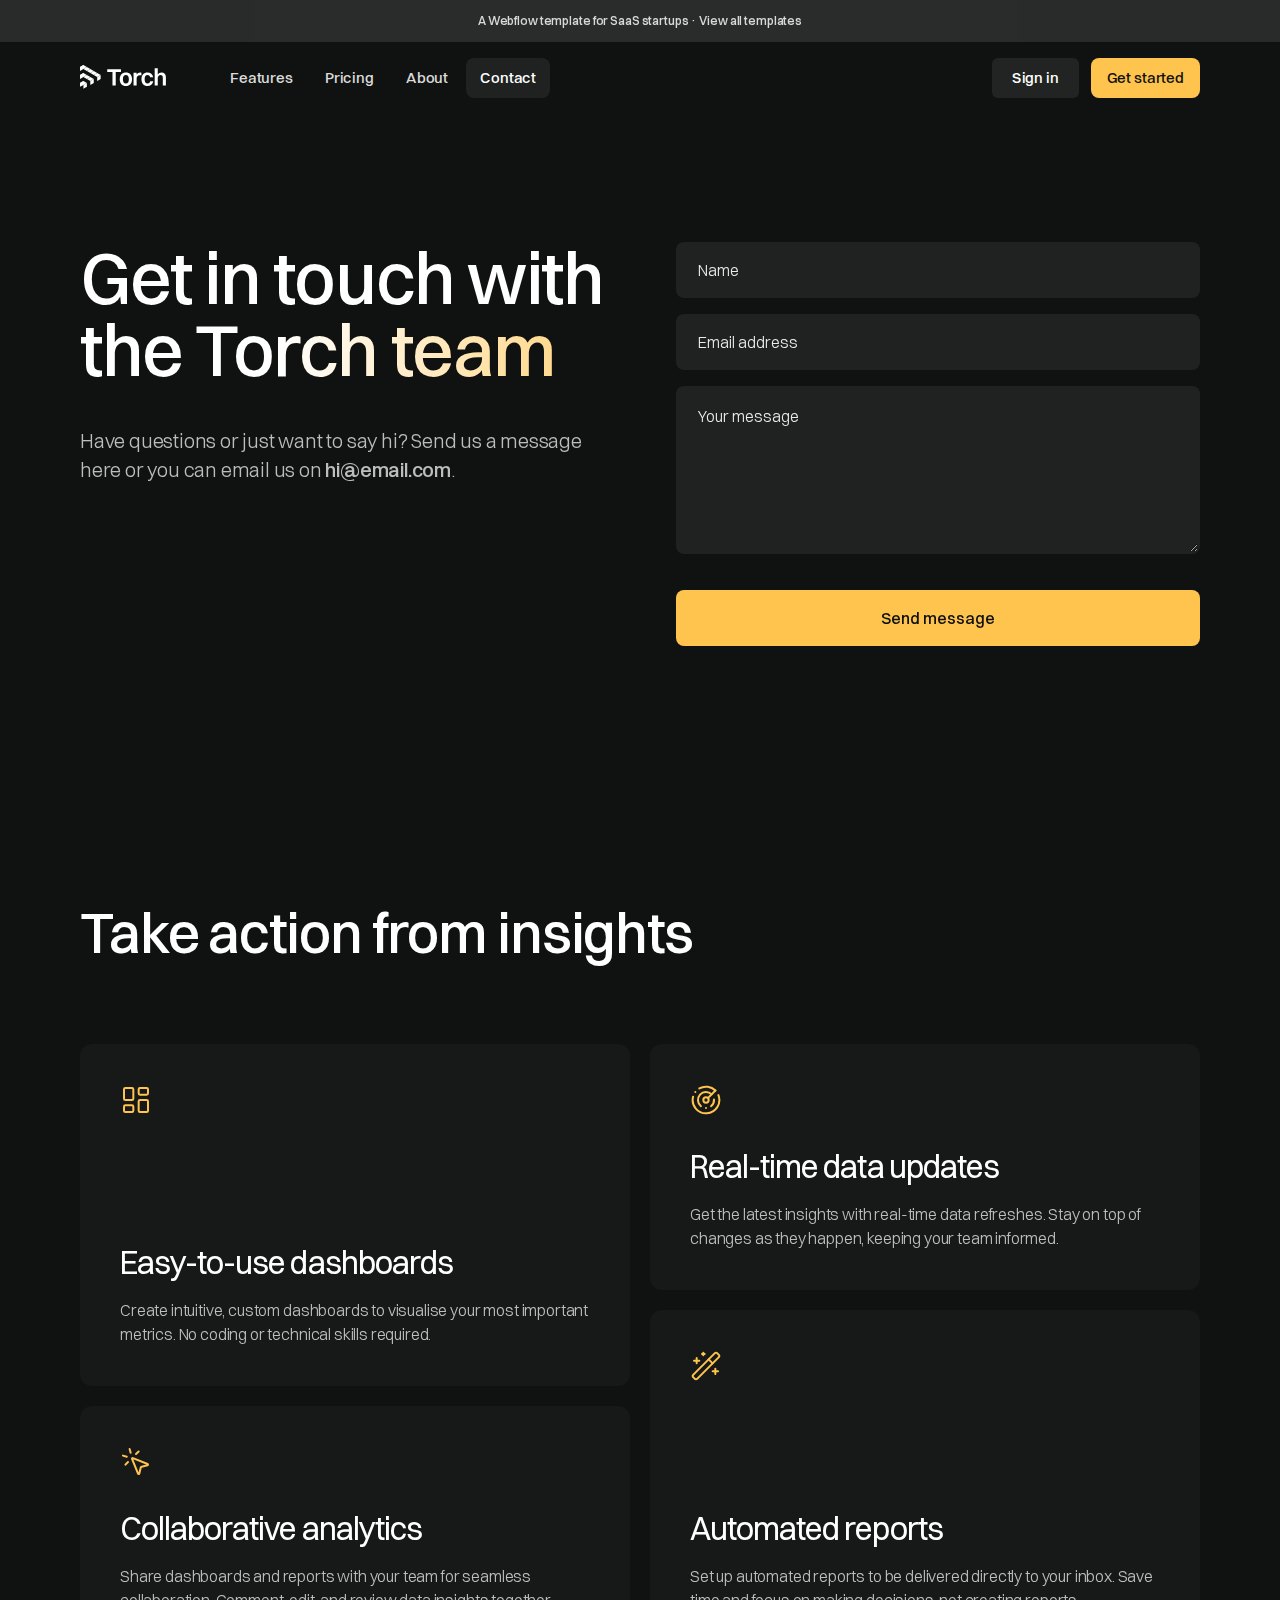
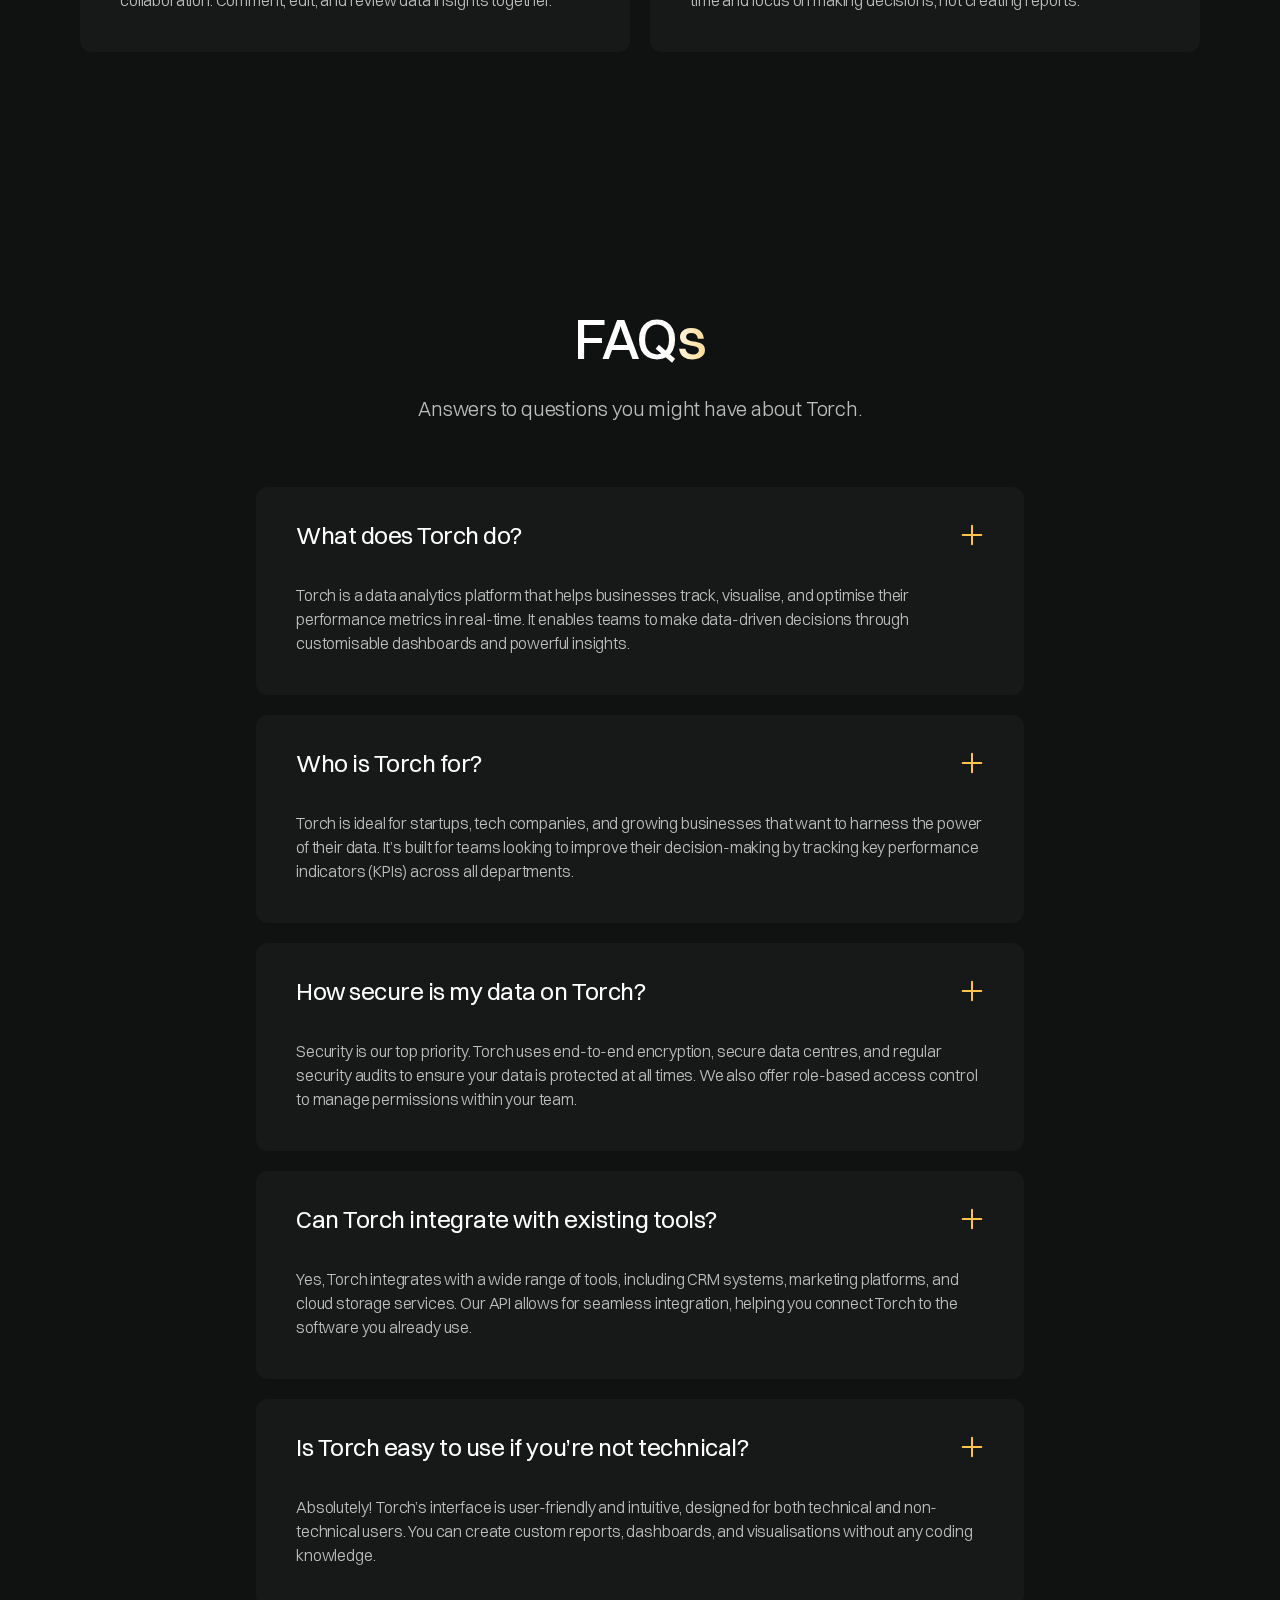
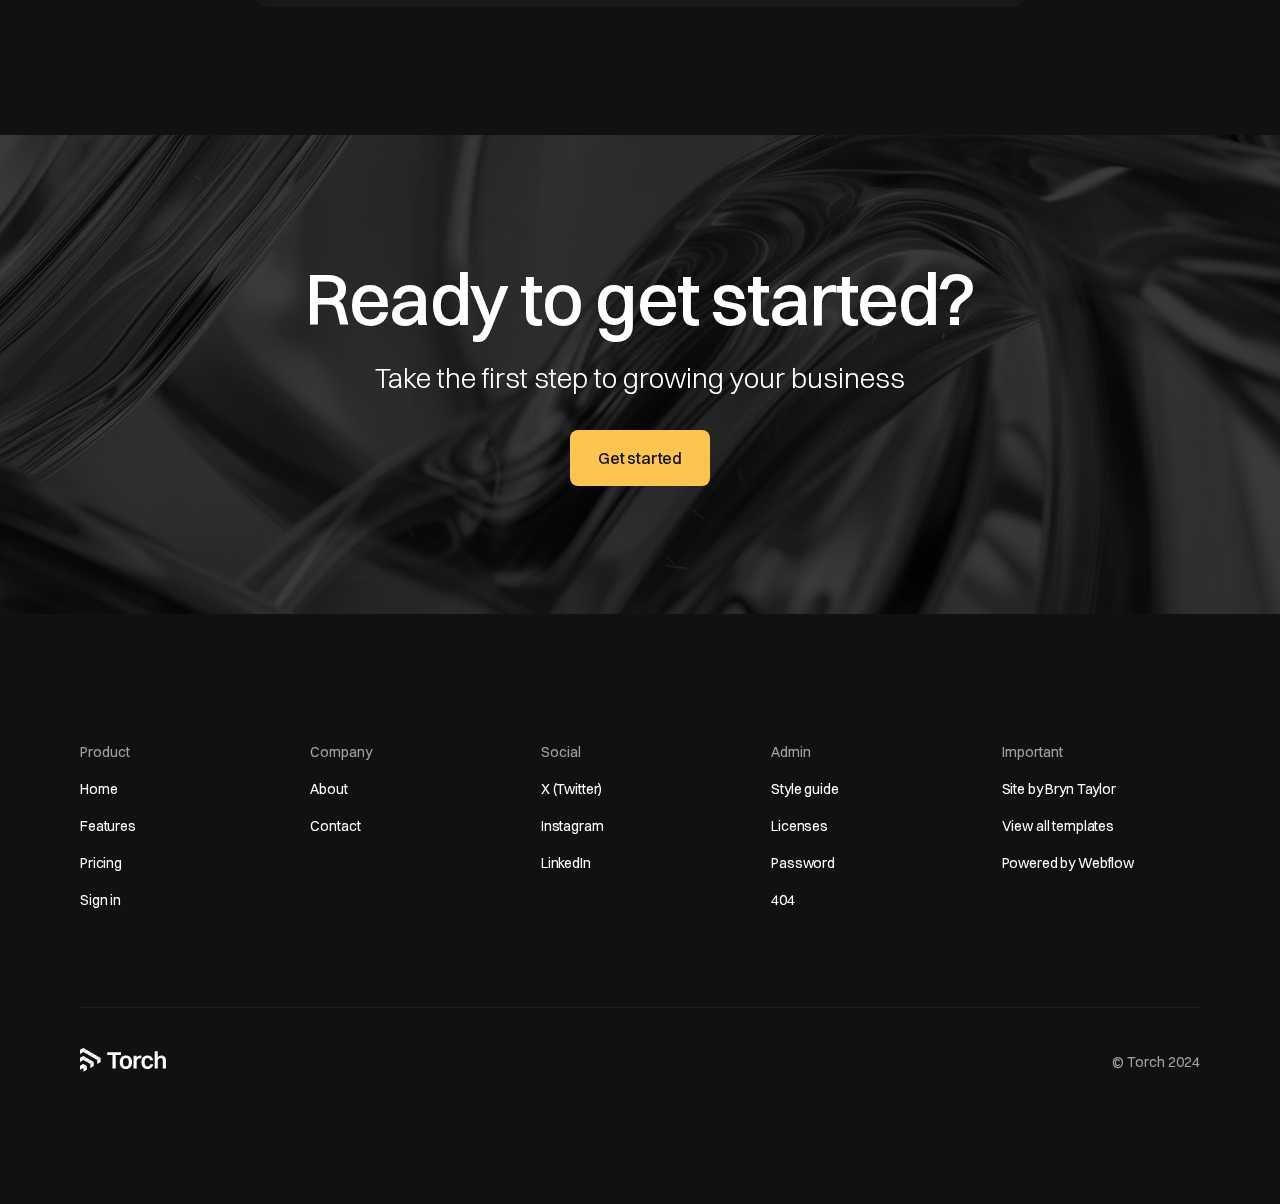
<file: contact.html>
<!DOCTYPE html><!--  This site was created in Webflow. https://webflow.com  --><!--  Last Published: Tue Apr 29 2025 02:26:00 GMT+0000 (Coordinated Universal Time)  -->
<html data-wf-page="6810389d45c8a465d7bbf72f" data-wf-site="6810389d45c8a465d7bbf736" lang="en">
<head>
  <meta charset="utf-8">
  <title>Torch · Contact</title>
  <meta content="Torch is a high-quality template for SaaS tech startups. It has multiple pages, sections and components to suit your needs. Take your company&#x27;s online presence to the next level." name="description">
  <meta content="Torch · Contact" property="og:title">
  <meta content="Torch is a high-quality template for SaaS tech startups. It has multiple pages, sections and components to suit your needs. Take your company&#x27;s online presence to the next level." property="og:description">
  <meta content="https://cdn.prod.website-files.com/66fad496e2674af9c6f8f4ef/6703e5e87c9ca1599100560c_torch-opengraph-image.png" property="og:image">
  <meta content="Torch · Contact" property="twitter:title">
  <meta content="Torch is a high-quality template for SaaS tech startups. It has multiple pages, sections and components to suit your needs. Take your company&#x27;s online presence to the next level." property="twitter:description">
  <meta content="https://cdn.prod.website-files.com/66fad496e2674af9c6f8f4ef/6703e5e87c9ca1599100560c_torch-opengraph-image.png" property="twitter:image">
  <meta property="og:type" content="website">
  <meta content="summary_large_image" name="twitter:card">
  <meta content="width=device-width, initial-scale=1" name="viewport">
  <meta content="Webflow" name="generator">
  <link href="css/normalize.css" rel="stylesheet" type="text/css">
  <link href="css/webflow.css" rel="stylesheet" type="text/css">
  <link href="css/vs-code-activity-734e1ebc715ea6b1aaf66e.webflow.css" rel="stylesheet" type="text/css">
  <script type="text/javascript">!function(o,c){var n=c.documentElement,t=" w-mod-";n.className+=t+"js",("ontouchstart"in o||o.DocumentTouch&&c instanceof DocumentTouch)&&(n.className+=t+"touch")}(window,document);</script>
  <link href="images/favicon.png" rel="shortcut icon" type="image/x-icon">
  <link href="images/webclip.png" rel="apple-touch-icon">
</head>
<body>
  <a href="https://www.bryntaylor.co.uk/platform/webflow?ref=template" target="_blank" class="section banner w-inline-block">
    <div class="container-large">
      <div>A Webflow template for SaaS startups · View all templates</div>
    </div>
  </a>
  <div data-animation="default" class="nav w-nav" data-easing2="ease" fs-scrolldisable-element="smart-nav" data-easing="ease" data-collapse="medium" data-w-id="abad23f6-3206-d95e-518e-2548f4c46996" role="banner" data-duration="400">
    <div class="nav-container">
      <div class="logo-wrapper">
        <a href="index.html" class="logo w-nav-brand"><img src="images/torch-logo.svg" loading="lazy" width="Auto" height="24" alt="Logo"></a>
        <nav role="navigation" id="w-node-abad23f6-3206-d95e-518e-2548f4c4699b-f4c46996" class="nav-menu w-nav-menu">
          <a href="features.html" class="nav-link w-nav-link">Features</a>
          <a href="pricing.html" class="nav-link w-nav-link">Pricing</a>
          <a href="about.html" class="nav-link w-nav-link">About</a>
          <a href="contact.html" aria-current="page" class="nav-link w-nav-link w--current">Contact</a>
        </nav>
      </div>
      <div id="w-node-abad23f6-3206-d95e-518e-2548f4c469b0-f4c46996" class="actions-wrapper">
        <a href="sign-in.html" class="button-secondary small hide-mobile-portrait w-button">Sign in</a>
        <a href="#" class="button small hide-mobile-portrait w-button">Get started</a>
        <div class="nav-menu-button w-nav-button">
          <div class="menu-icon">
            <div class="menu-icon-line-top"></div>
            <div class="menu-icon-line-bottom"></div>
          </div>
        </div>
      </div>
    </div>
  </div>
  <section class="section">
    <div class="container-large">
      <div class="grid-2-column">
        <div class="header-content">
          <h1 data-w-id="05c97b58-b1ac-eabe-afbc-3861dce3b03f" class="heading extra-large"><span class="text-gradient-overlay">Get in touch with the Torch team</span></h1>
          <div class="spacer-32"></div>
          <p data-w-id="05c97b58-b1ac-eabe-afbc-3861dce3b041" class="paragraph large">Have questions or just want to say hi? Send us a message here or you can email us on <a href="mailto:hi@email.com">hi@email.com</a>.</p>
        </div>
        <div class="form-block w-form">
          <form id="wf-form-Contact-Form" name="wf-form-Contact-Form" data-name="Contact Form" method="get" class="login-form" data-wf-page-id="6810389d45c8a465d7bbf72f" data-wf-element-id="f142e6f8-8b43-d96b-9586-3ca7e8487dd4"><input class="text-input w-input" maxlength="256" name="Name" data-name="Name" placeholder="Name" type="text" id="Name" required=""><input class="text-input w-input" maxlength="256" name="Email" data-name="Email" placeholder="Email address" type="email" id="Email" required=""><textarea id="Message" name="Message" maxlength="5000" data-name="Message" placeholder="Your message" required="" class="text-input area w-input"></textarea>
            <div class="spacer-4"></div><input type="submit" data-wait="Please wait..." id="w-node-f142e6f8-8b43-d96b-9586-3ca7e8487de8-d7bbf72f" class="button full-width w-button" value="Send message">
          </form>
          <div class="success-message alternate w-form-done">
            <div>Thank you, your submission has been received</div>
          </div>
          <div class="error-message w-form-fail">
            <div class="text-block">Something went wrong, please try again</div>
          </div>
        </div>
      </div>
    </div>
  </section>
  <section class="section">
    <div id="learn-more" class="container-large">
      <h2 class="heading large">Take action from insights</h2>
      <div class="spacer-80"></div>
      <div class="w-layout-grid card-list">
        <div id="w-node-_38f718e7-ef7d-cf1b-5d32-9110617504c1-617504ba" class="card-item"><img src="images/layout-dashboard.svg" loading="lazy" alt="Dashboard icon" class="icon-large">
          <div class="spacer-128"></div>
          <h3 class="heading medium">Easy-to-use dashboards</h3>
          <div class="spacer-16"></div>
          <p class="paragraph">Create intuitive, custom dashboards to visualise your most important metrics. No coding or technical skills required.</p>
        </div>
        <div class="card-item"><img src="images/radar.svg" loading="lazy" alt="Radar icon" class="icon-large">
          <div class="spacer-32"></div>
          <h3 class="heading medium">Real-time data updates</h3>
          <div class="spacer-16"></div>
          <p class="paragraph">Get the latest insights with real-time data refreshes. Stay on top of changes as they happen, keeping your team informed.</p>
        </div>
        <div id="w-node-d05e47e2-aa32-2547-947a-66fd2ccb7be0-617504ba" class="card-item"><img src="images/wand-sparkles.svg" loading="lazy" alt="Magic icon" class="icon-large">
          <div class="spacer-128"></div>
          <h3 class="heading medium">Automated reports</h3>
          <div class="spacer-16"></div>
          <p class="paragraph">Set up automated reports to be delivered directly to your inbox. Save time and focus on making decisions, not creating reports.</p>
        </div>
        <div class="card-item"><img src="images/mouse-pointer-click.svg" loading="lazy" alt="Mouse icon" class="icon-large">
          <div class="spacer-32"></div>
          <h3 class="heading medium">Collaborative analytics</h3>
          <div class="spacer-16"></div>
          <p class="paragraph">Share dashboards and reports with your team for seamless collaboration. Comment, edit, and review data insights together.</p>
        </div>
      </div>
    </div>
  </section>
  <section class="section">
    <div class="container-small">
      <div class="w-layout-grid faq-wrapper">
        <div class="faq-content">
          <h2><span class="text-gradient-overlay">FAQs</span></h2>
          <div class="spacer-24"></div>
          <p class="paragraph large">Answers to questions you might have about Torch.</p>
        </div>
        <div class="w-layout-grid faq-list">
          <div class="faq-accordion">
            <div data-w-id="ec766c24-12b7-b94d-ff49-9f5d83ef1eb9" class="faq-question">
              <h3 class="heading regular">What does Torch do?</h3><img src="images/plus.svg" loading="lazy" alt="Plus icon" class="faq-icon">
            </div>
            <div class="faq-answer">
              <p>Torch is a data analytics platform that helps businesses track, visualise, and optimise their performance metrics in real-time. It enables teams to make data-driven decisions through customisable dashboards and powerful insights.</p>
              <div class="spacer-40"></div>
            </div>
          </div>
          <div class="faq-accordion">
            <div data-w-id="54dd60b7-6fa8-ef93-355b-a321568ed0f3" class="faq-question">
              <h3 class="heading regular">Who is Torch for?</h3><img src="images/plus.svg" loading="lazy" alt="Plus icon" class="faq-icon">
            </div>
            <div class="faq-answer">
              <p>Torch is ideal for startups, tech companies, and growing businesses that want to harness the power of their data. It’s built for teams looking to improve their decision-making by tracking key performance indicators (KPIs) across all departments.</p>
              <div class="spacer-40"></div>
            </div>
          </div>
          <div class="faq-accordion">
            <div data-w-id="8ab634aa-24ca-0337-fd94-c3fe5e0a7e59" class="faq-question">
              <h3 class="heading regular">How secure is my data on Torch?</h3><img src="images/plus.svg" loading="lazy" alt="Plus icon" class="faq-icon">
            </div>
            <div class="faq-answer">
              <p>Security is our top priority. Torch uses end-to-end encryption, secure data centres, and regular security audits to ensure your data is protected at all times. We also offer role-based access control to manage permissions within your team.</p>
              <div class="spacer-40"></div>
            </div>
          </div>
          <div class="faq-accordion">
            <div data-w-id="c4ba0a19-3c90-69c7-36b8-7f895b683a5d" class="faq-question">
              <h3 class="heading regular">Can Torch integrate with existing tools?</h3><img src="images/plus.svg" loading="lazy" alt="Plus icon" class="faq-icon">
            </div>
            <div class="faq-answer">
              <p>Yes, Torch integrates with a wide range of tools, including CRM systems, marketing platforms, and cloud storage services. Our API allows for seamless integration, helping you connect Torch to the software you already use.</p>
              <div class="spacer-40"></div>
            </div>
          </div>
          <div class="faq-accordion">
            <div data-w-id="ee4ae58f-1cc5-15cd-2792-90620b0aa16a" class="faq-question">
              <h3 class="heading regular">Is Torch easy to use if you’re not technical?</h3><img src="images/plus.svg" loading="lazy" alt="Plus icon" class="faq-icon">
            </div>
            <div class="faq-answer">
              <p>Absolutely! Torch’s interface is user-friendly and intuitive, designed for both technical and non-technical users. You can create custom reports, dashboards, and visualisations without any coding knowledge.</p>
              <div class="spacer-40"></div>
            </div>
          </div>
        </div>
      </div>
    </div>
  </section>
  <section class="section is-relative">
    <div class="cta-card-content">
      <div class="text-box">
        <div>
          <h2 class="heading extra-large">Ready to get started?</h2>
        </div>
        <div class="spacer-16"></div>
        <div class="paragraph extra-large">Take the first step to growing your business</div>
      </div>
      <div class="spacer-32"></div>
      <a href="#" class="button w-button">Get started</a>
    </div>
    <div class="gradient-image"></div>
  </section>
  <section class="section">
    <div class="container-large">
      <div class="footer-grid">
        <div class="footer-column">
          <div class="text-color-muted">Product</div>
          <a href="index.html" class="footer-link">Home</a>
          <a href="features.html" class="footer-link">Features</a>
          <a href="pricing.html" class="footer-link">Pricing</a>
          <a href="sign-in.html" class="footer-link">Sign in</a>
        </div>
        <div class="footer-column">
          <div class="text-color-muted">Company</div>
          <a href="about.html" class="footer-link">About</a>
          <a href="contact.html" aria-current="page" class="footer-link w--current">Contact</a>
        </div>
        <div class="footer-column">
          <div class="text-color-muted">Social</div>
          <a href="https://x.com/" target="_blank" class="footer-link">X (Twitter)</a>
          <a href="https://www.instagram.com/" target="_blank" class="footer-link">Instagram</a>
          <a href="https://www.linkedin.com/" target="_blank" class="footer-link">LinkedIn</a>
        </div>
        <div class="footer-column">
          <div class="text-color-muted">Admin</div>
          <a href="admin/styleguide.html" class="footer-link">Style guide</a>
          <a href="admin/licenses.html" class="footer-link">Licenses</a>
          <a href="401.html" class="footer-link">Password</a>
          <a href="404.html" class="footer-link">404</a>
        </div>
        <div class="footer-column">
          <div class="text-color-muted">Important</div>
          <a href="https://www.bryntaylor.co.uk/?ref=template" target="_blank" class="footer-link">Site by Bryn Taylor</a>
          <a href="https://www.bryntaylor.co.uk/platform/webflow?ref=template" target="_blank" class="footer-link">View all templates</a>
          <a href="https://webflow.com/" target="_blank" class="footer-link">Powered by Webflow</a>
        </div>
      </div>
      <div class="spacer-96"></div>
      <div class="divider-line"></div>
      <div class="spacer-40"></div>
      <div class="footer-bottom">
        <a href="index.html" class="logo w-nav-brand"><img src="images/torch-logo.svg" loading="lazy" width="Auto" height="24" alt="Logo"></a>
        <div class="footer-link text-color-muted">© Torch 2024</div>
      </div>
    </div>
  </section>
  <script src="https://d3e54v103j8qbb.cloudfront.net/js/jquery-3.5.1.min.dc5e7f18c8.js?site=6810389d45c8a465d7bbf736" type="text/javascript" integrity="sha256-9/aliU8dGd2tb6OSsuzixeV4y/faTqgFtohetphbbj0=" crossorigin="anonymous"></script>
  <script src="js/webflow.js" type="text/javascript"></script>
</body>
</html>
</file>
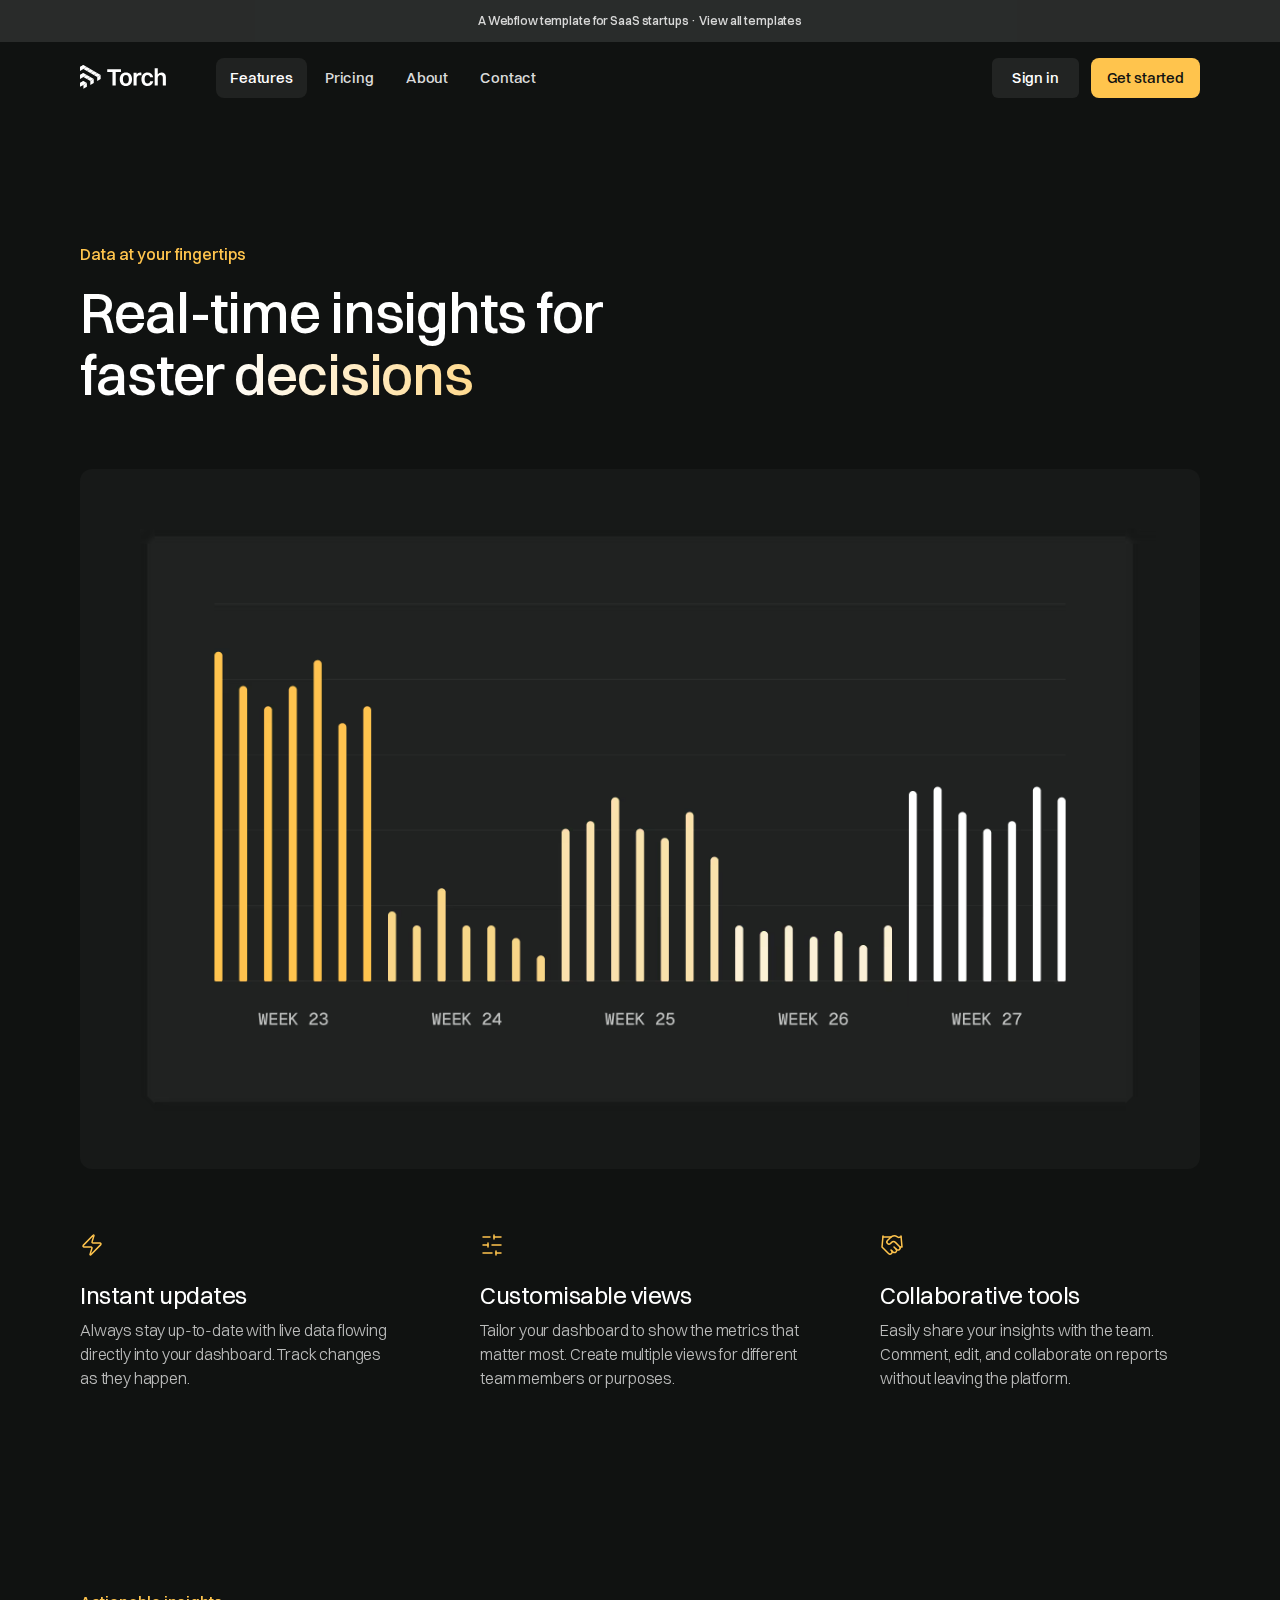
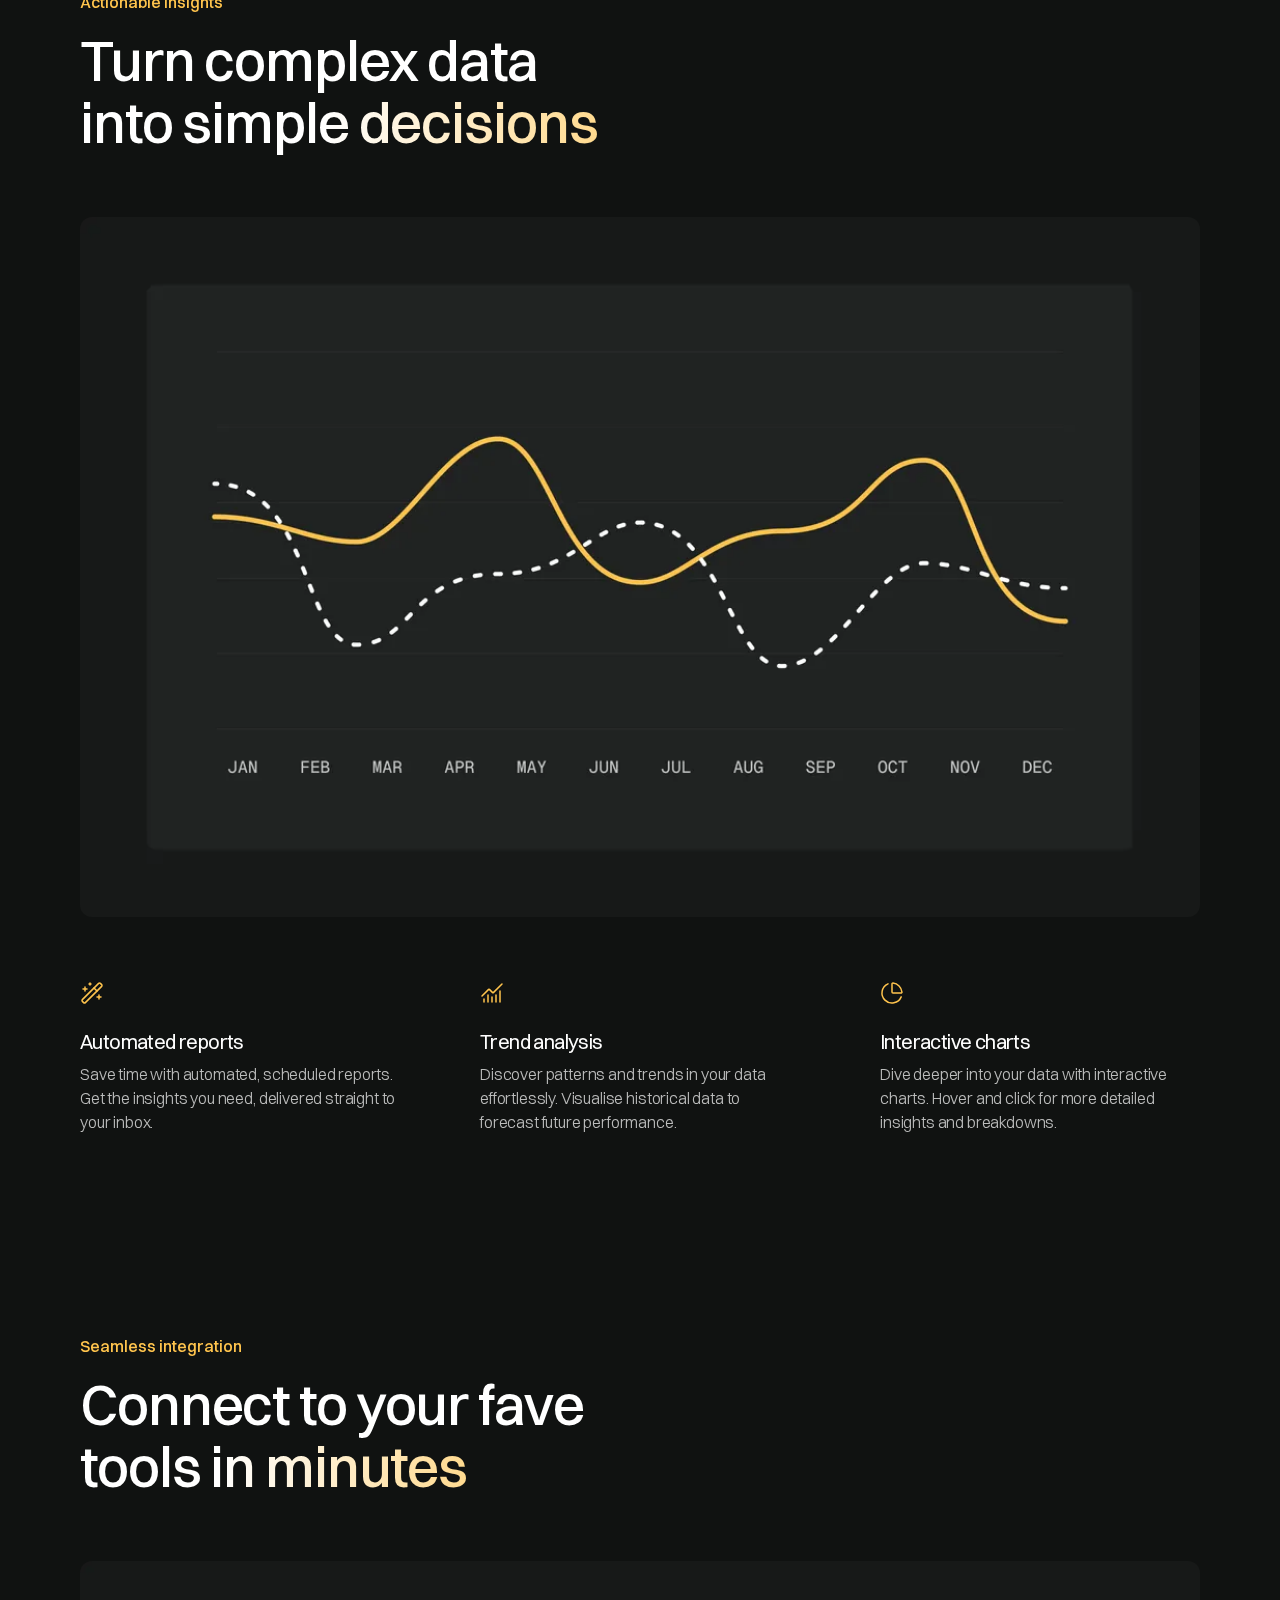
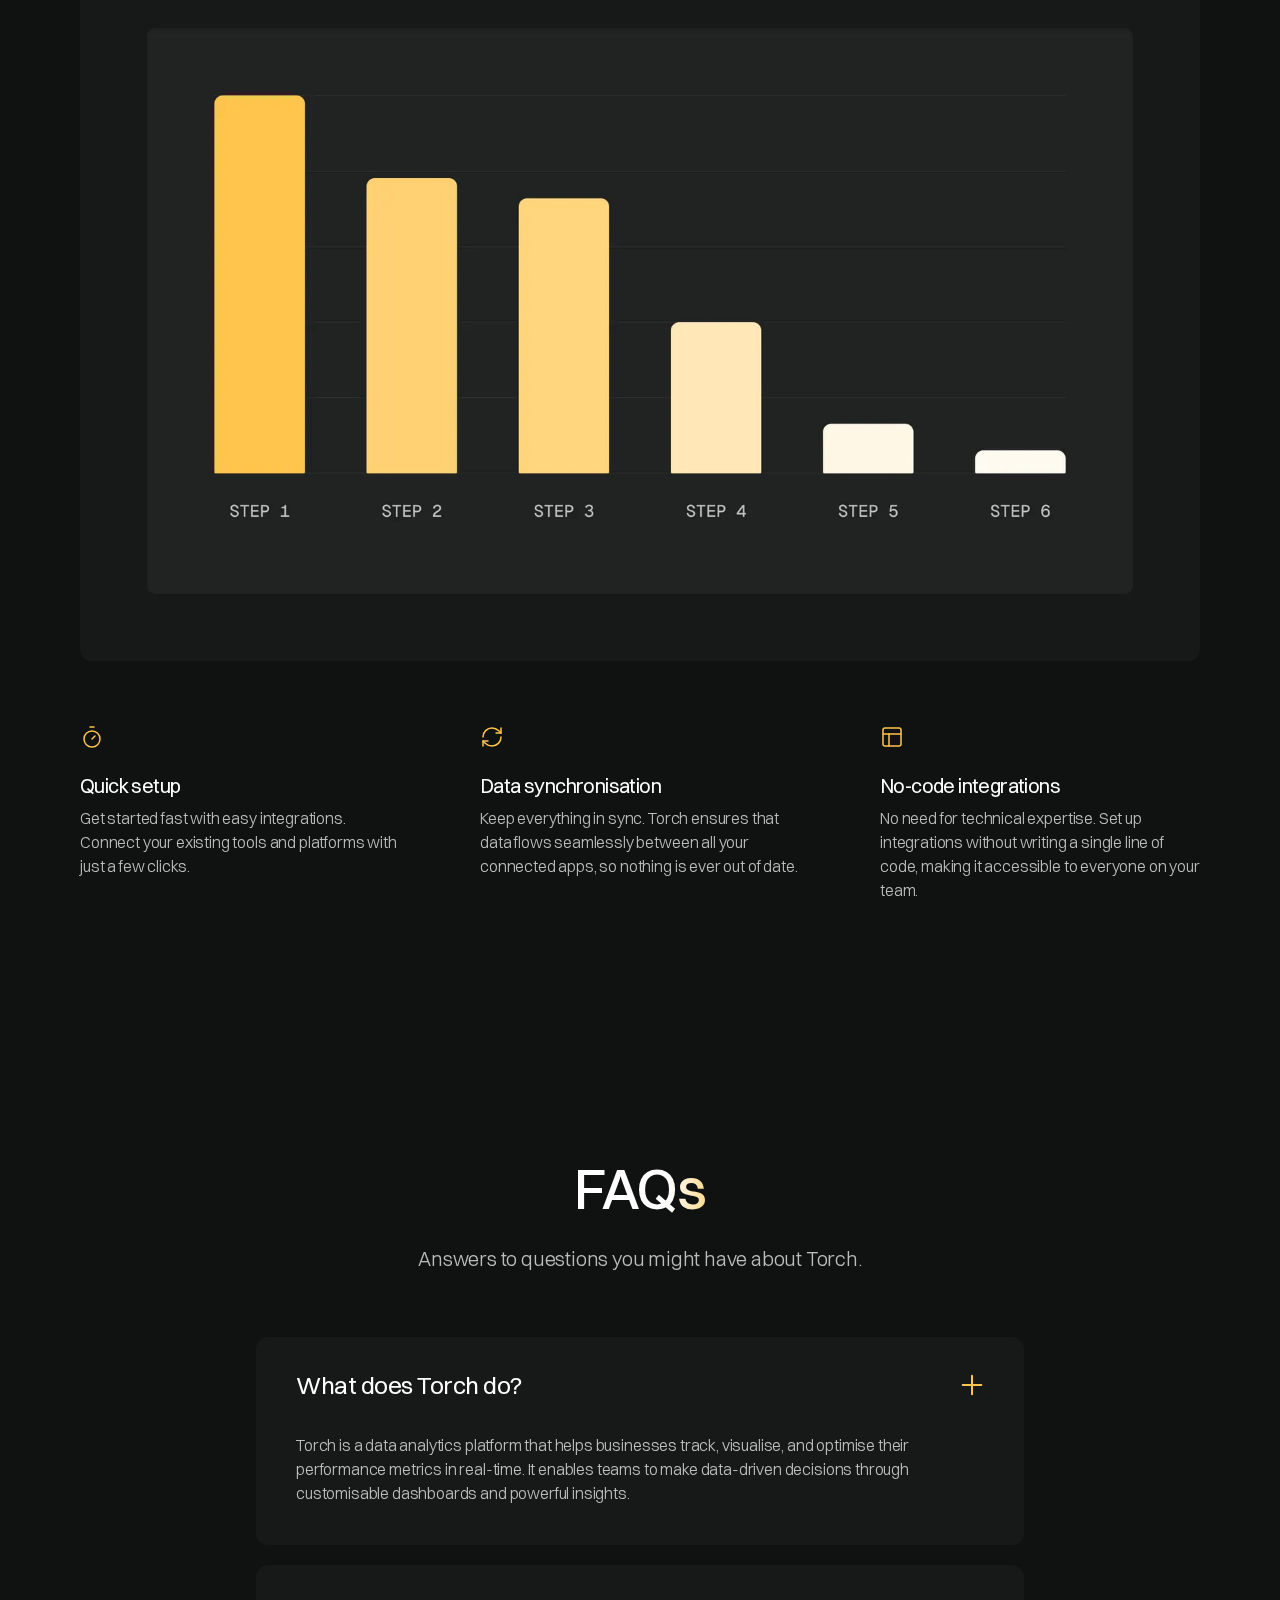
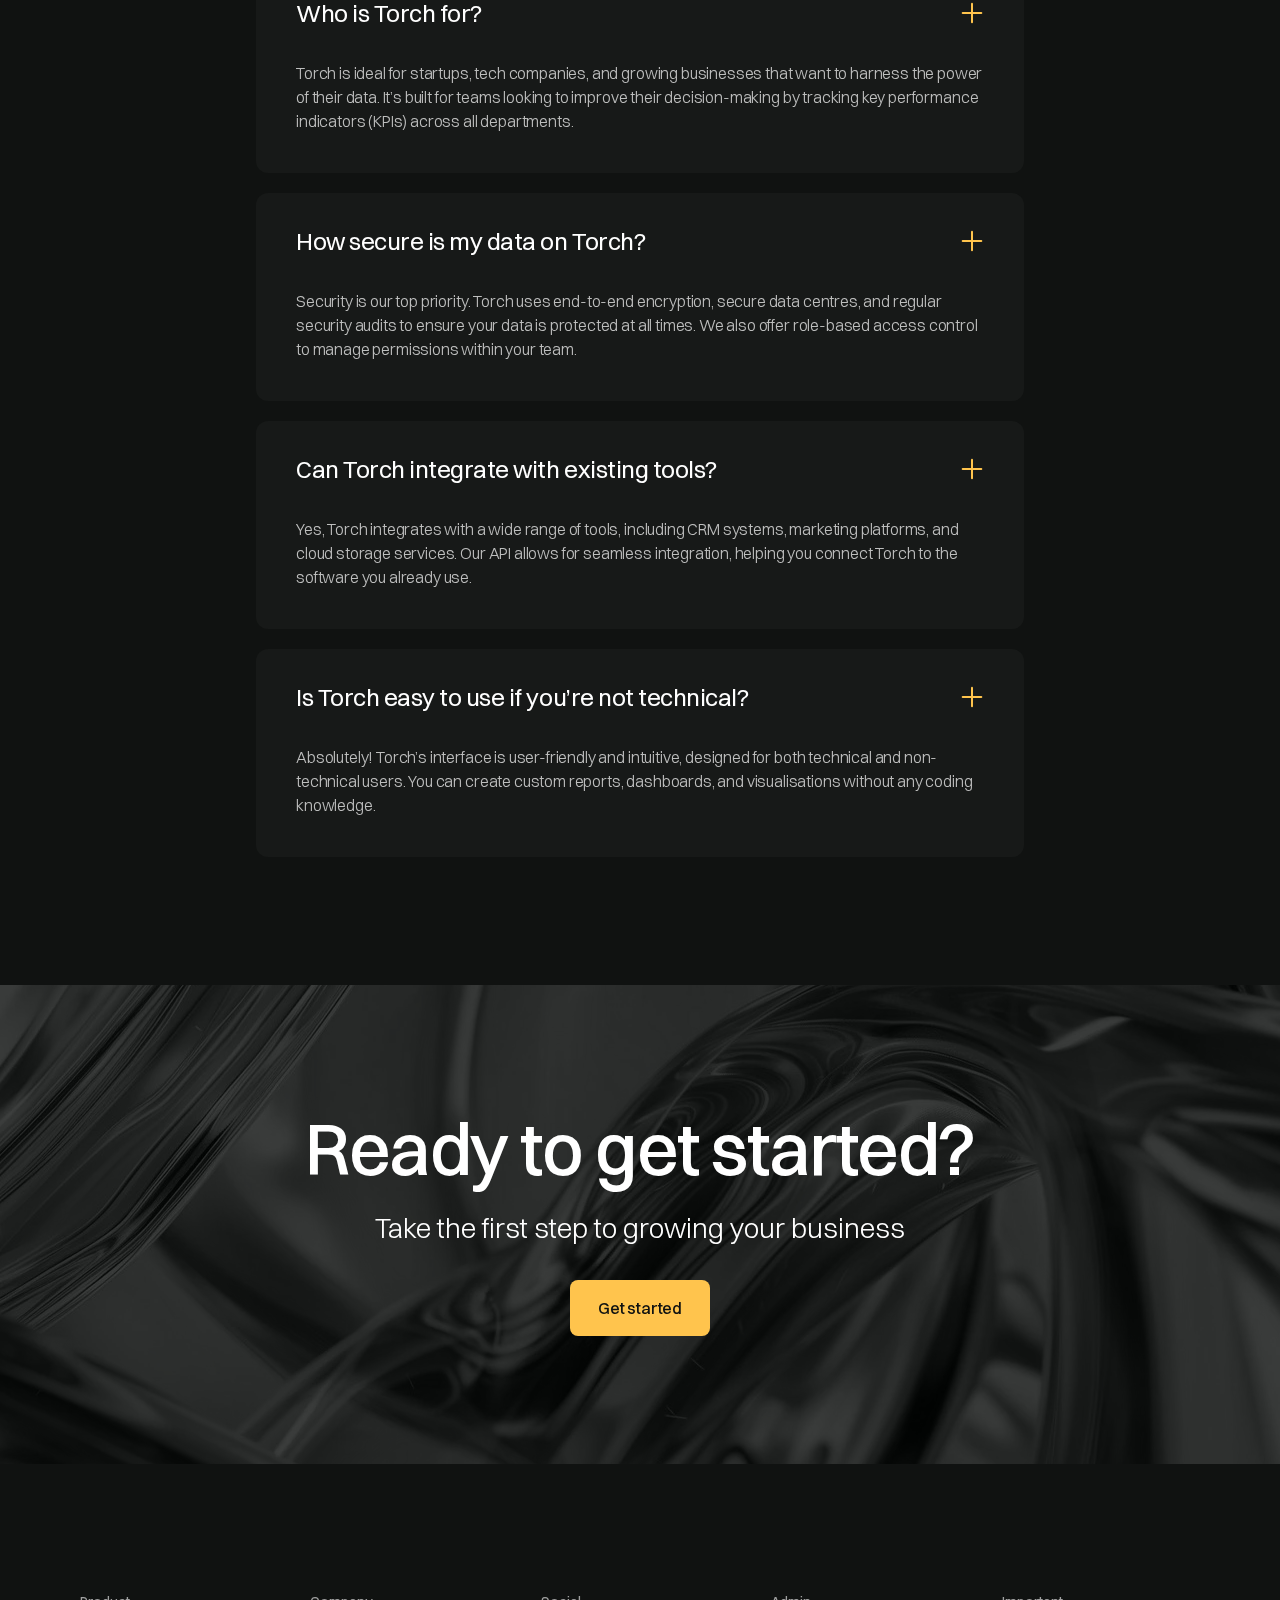
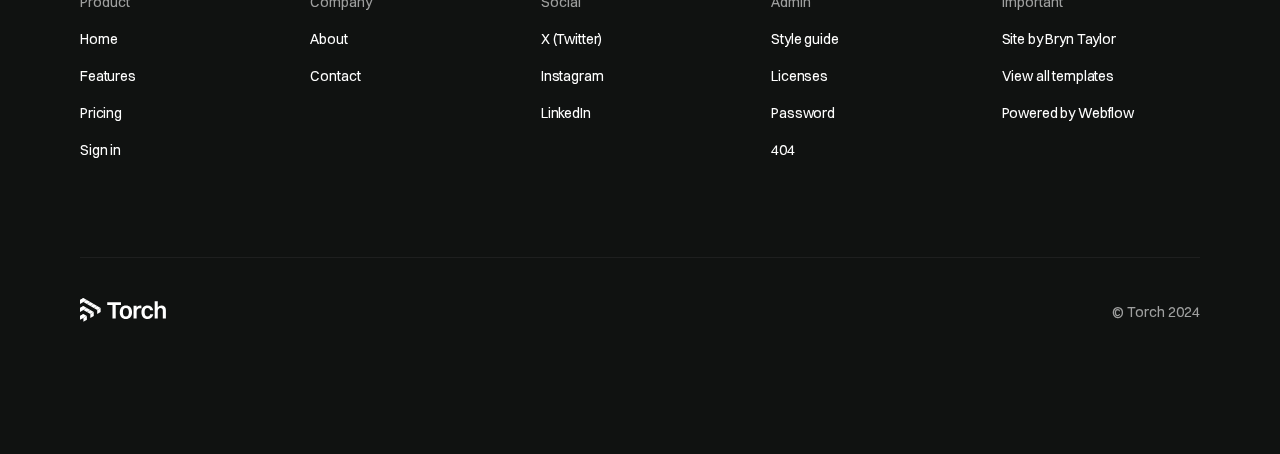
<file: features.html>
<!DOCTYPE html><!--  This site was created in Webflow. https://webflow.com  --><!--  Last Published: Tue Apr 29 2025 02:26:00 GMT+0000 (Coordinated Universal Time)  -->
<html data-wf-page="6810389d45c8a465d7bbf72d" data-wf-site="6810389d45c8a465d7bbf736" lang="en">
<head>
  <meta charset="utf-8">
  <title>Torch · Features</title>
  <meta content="Torch is a high-quality template for SaaS tech startups. It has multiple pages, sections and components to suit your needs. Take your company&#x27;s online presence to the next level." name="description">
  <meta content="Torch · Features" property="og:title">
  <meta content="Torch is a high-quality template for SaaS tech startups. It has multiple pages, sections and components to suit your needs. Take your company&#x27;s online presence to the next level." property="og:description">
  <meta content="https://cdn.prod.website-files.com/66fad496e2674af9c6f8f4ef/6703e5e87c9ca1599100560c_torch-opengraph-image.png" property="og:image">
  <meta content="Torch · Features" property="twitter:title">
  <meta content="Torch is a high-quality template for SaaS tech startups. It has multiple pages, sections and components to suit your needs. Take your company&#x27;s online presence to the next level." property="twitter:description">
  <meta content="https://cdn.prod.website-files.com/66fad496e2674af9c6f8f4ef/6703e5e87c9ca1599100560c_torch-opengraph-image.png" property="twitter:image">
  <meta property="og:type" content="website">
  <meta content="summary_large_image" name="twitter:card">
  <meta content="width=device-width, initial-scale=1" name="viewport">
  <meta content="Webflow" name="generator">
  <link href="css/normalize.css" rel="stylesheet" type="text/css">
  <link href="css/webflow.css" rel="stylesheet" type="text/css">
  <link href="css/vs-code-activity-734e1ebc715ea6b1aaf66e.webflow.css" rel="stylesheet" type="text/css">
  <script type="text/javascript">!function(o,c){var n=c.documentElement,t=" w-mod-";n.className+=t+"js",("ontouchstart"in o||o.DocumentTouch&&c instanceof DocumentTouch)&&(n.className+=t+"touch")}(window,document);</script>
  <link href="images/favicon.png" rel="shortcut icon" type="image/x-icon">
  <link href="images/webclip.png" rel="apple-touch-icon">
</head>
<body>
  <a href="https://www.bryntaylor.co.uk/platform/webflow?ref=template" target="_blank" class="section banner w-inline-block">
    <div class="container-large">
      <div>A Webflow template for SaaS startups · View all templates</div>
    </div>
  </a>
  <div data-animation="default" class="nav w-nav" data-easing2="ease" fs-scrolldisable-element="smart-nav" data-easing="ease" data-collapse="medium" data-w-id="abad23f6-3206-d95e-518e-2548f4c46996" role="banner" data-duration="400">
    <div class="nav-container">
      <div class="logo-wrapper">
        <a href="index.html" class="logo w-nav-brand"><img src="images/torch-logo.svg" loading="lazy" width="Auto" height="24" alt="Logo"></a>
        <nav role="navigation" id="w-node-abad23f6-3206-d95e-518e-2548f4c4699b-f4c46996" class="nav-menu w-nav-menu">
          <a href="features.html" aria-current="page" class="nav-link w-nav-link w--current">Features</a>
          <a href="pricing.html" class="nav-link w-nav-link">Pricing</a>
          <a href="about.html" class="nav-link w-nav-link">About</a>
          <a href="contact.html" class="nav-link w-nav-link">Contact</a>
        </nav>
      </div>
      <div id="w-node-abad23f6-3206-d95e-518e-2548f4c469b0-f4c46996" class="actions-wrapper">
        <a href="sign-in.html" class="button-secondary small hide-mobile-portrait w-button">Sign in</a>
        <a href="#" class="button small hide-mobile-portrait w-button">Get started</a>
        <div class="nav-menu-button w-nav-button">
          <div class="menu-icon">
            <div class="menu-icon-line-top"></div>
            <div class="menu-icon-line-bottom"></div>
          </div>
        </div>
      </div>
    </div>
  </div>
  <section class="section">
    <div class="container-large">
      <div class="features-list">
        <div class="w-layout-grid feature-item">
          <div class="feature-content">
            <div class="text-color-accent text-weight-medium">Data at your fingertips</div>
            <div class="spacer-16"></div>
            <h2 class="heading large"><span class="text-gradient-overlay">Real-time insights for faster decisions</span></h2>
          </div>
          <div class="image-wrapper"><img src="images/torch-product-image-2_1torch-product-image-2.avif" loading="lazy" sizes="(max-width: 767px) 83vw, (max-width: 991px) 87vw, 84vw" srcset="images/torch-product-image-2_1torch-product-image-2.avif 500w, images/torch-product-image-2_1torch-product-image-2.avif 800w, images/torch-product-image-2_1torch-product-image-2.avif 2400w" alt="Product image" class="feature-image"></div>
          <div class="grid-3-column">
            <div class="benefit-item"><img src="images/zap.svg" loading="lazy" alt="Zap icon" class="icon-medium">
              <div class="spacer-24"></div>
              <h3 class="heading regular">Instant updates</h3>
              <div class="spacer-8"></div>
              <p class="paragraph">Always stay up-to-date with live data flowing directly into your dashboard. Track changes as they happen.</p>
            </div>
            <div class="benefit-item"><img src="images/sliders-horizontal.svg" loading="lazy" alt="Sliders icon" class="icon-medium">
              <div class="spacer-24"></div>
              <h3 class="heading regular">Customisable views</h3>
              <div class="spacer-8"></div>
              <p class="paragraph">Tailor your dashboard to show the metrics that matter most. Create multiple views for different team members or purposes.</p>
            </div>
            <div class="benefit-item"><img src="images/handshake.svg" loading="lazy" alt="Handshake icon" class="icon-medium">
              <div class="spacer-24"></div>
              <h3 class="heading regular">Collaborative tools</h3>
              <div class="spacer-8"></div>
              <p class="paragraph">Easily share your insights with the team. Comment, edit, and collaborate on reports without leaving the platform.</p>
            </div>
          </div>
        </div>
        <div class="w-layout-grid feature-item">
          <div class="feature-content">
            <div class="text-color-accent text-weight-medium">Actionable insights</div>
            <div class="spacer-16"></div>
            <h2 class="heading large"><span class="text-gradient-overlay">Turn complex data into simple decisions</span></h2>
          </div>
          <div class="image-wrapper"><img src="images/torch-product-image-3_1torch-product-image-3.avif" loading="lazy" sizes="(max-width: 767px) 83vw, (max-width: 991px) 87vw, 84vw" srcset="images/torch-product-image-3_1torch-product-image-3.avif 500w, images/torch-product-image-3_1torch-product-image-3.avif 800w, images/torch-product-image-3_1torch-product-image-3.avif 1080w, images/torch-product-image-3_1torch-product-image-3.avif 2400w" alt="Product image" class="feature-image"></div>
          <div class="grid-3-column">
            <div class="benefit-item"><img src="images/wand-sparkles.svg" loading="lazy" alt="Magic icon" class="icon-medium">
              <div class="spacer-24"></div>
              <h3 class="heading small">Automated reports</h3>
              <div class="spacer-8"></div>
              <p class="paragraph">Save time with automated, scheduled reports. Get the insights you need, delivered straight to your inbox.</p>
            </div>
            <div class="benefit-item"><img src="images/chart-no-axes-combined.svg" loading="lazy" alt="Chart icon" class="icon-medium">
              <div class="spacer-24"></div>
              <h3 class="heading small">Trend analysis</h3>
              <div class="spacer-8"></div>
              <p class="paragraph">Discover patterns and trends in your data effortlessly. Visualise historical data to forecast future performance.</p>
            </div>
            <div class="benefit-item"><img src="images/chart-pie.svg" loading="lazy" alt="Pie icon" class="icon-medium">
              <div class="spacer-24"></div>
              <h3 class="heading small">Interactive charts</h3>
              <div class="spacer-8"></div>
              <p class="paragraph">Dive deeper into your data with interactive charts. Hover and click for more detailed insights and breakdowns.</p>
            </div>
          </div>
        </div>
        <div class="w-layout-grid feature-item">
          <div class="feature-content">
            <div class="text-color-accent text-weight-medium">Seamless integration</div>
            <div class="spacer-16"></div>
            <h2 class="heading large"><span class="text-gradient-overlay">Connect to your fave tools in minutes</span></h2>
          </div>
          <div class="image-wrapper"><img src="images/torch-product-image-4_1torch-product-image-4.avif" loading="lazy" sizes="(max-width: 767px) 83vw, (max-width: 991px) 87vw, 84vw" srcset="images/torch-product-image-4_1torch-product-image-4.avif 500w, images/torch-product-image-4_1torch-product-image-4.avif 800w, images/torch-product-image-4_1torch-product-image-4.avif 2400w" alt="Product image" class="feature-image"></div>
          <div class="grid-3-column">
            <div class="benefit-item"><img src="images/timer.svg" loading="lazy" alt="Timer icon" class="icon-medium">
              <div class="spacer-24"></div>
              <h3 class="heading small">Quick setup</h3>
              <div class="spacer-8"></div>
              <p class="paragraph">Get started fast with easy integrations. Connect your existing tools and platforms with just a few clicks.</p>
            </div>
            <div class="benefit-item"><img src="images/refresh-cw.svg" loading="lazy" alt="Refresh icon" class="icon-medium">
              <div class="spacer-24"></div>
              <h3 class="heading small">Data synchronisation</h3>
              <div class="spacer-8"></div>
              <p class="paragraph">Keep everything in sync. Torch ensures that data flows seamlessly between all your connected apps, so nothing is ever out of date.</p>
            </div>
            <div class="benefit-item"><img src="images/panels-top-left.svg" loading="lazy" alt="Panel icon" class="icon-medium">
              <div class="spacer-24"></div>
              <h3 class="heading small">No-code integrations</h3>
              <div class="spacer-8"></div>
              <p class="paragraph">No need for technical expertise. Set up integrations without writing a single line of code, making it accessible to everyone on your team.</p>
            </div>
          </div>
        </div>
      </div>
    </div>
  </section>
  <section class="section">
    <div class="container-small">
      <div class="w-layout-grid faq-wrapper">
        <div class="faq-content">
          <h2><span class="text-gradient-overlay">FAQs</span></h2>
          <div class="spacer-24"></div>
          <p class="paragraph large">Answers to questions you might have about Torch.</p>
        </div>
        <div class="w-layout-grid faq-list">
          <div class="faq-accordion">
            <div data-w-id="ec766c24-12b7-b94d-ff49-9f5d83ef1eb9" class="faq-question">
              <h3 class="heading regular">What does Torch do?</h3><img src="images/plus.svg" loading="lazy" alt="Plus icon" class="faq-icon">
            </div>
            <div class="faq-answer">
              <p>Torch is a data analytics platform that helps businesses track, visualise, and optimise their performance metrics in real-time. It enables teams to make data-driven decisions through customisable dashboards and powerful insights.</p>
              <div class="spacer-40"></div>
            </div>
          </div>
          <div class="faq-accordion">
            <div data-w-id="54dd60b7-6fa8-ef93-355b-a321568ed0f3" class="faq-question">
              <h3 class="heading regular">Who is Torch for?</h3><img src="images/plus.svg" loading="lazy" alt="Plus icon" class="faq-icon">
            </div>
            <div class="faq-answer">
              <p>Torch is ideal for startups, tech companies, and growing businesses that want to harness the power of their data. It’s built for teams looking to improve their decision-making by tracking key performance indicators (KPIs) across all departments.</p>
              <div class="spacer-40"></div>
            </div>
          </div>
          <div class="faq-accordion">
            <div data-w-id="8ab634aa-24ca-0337-fd94-c3fe5e0a7e59" class="faq-question">
              <h3 class="heading regular">How secure is my data on Torch?</h3><img src="images/plus.svg" loading="lazy" alt="Plus icon" class="faq-icon">
            </div>
            <div class="faq-answer">
              <p>Security is our top priority. Torch uses end-to-end encryption, secure data centres, and regular security audits to ensure your data is protected at all times. We also offer role-based access control to manage permissions within your team.</p>
              <div class="spacer-40"></div>
            </div>
          </div>
          <div class="faq-accordion">
            <div data-w-id="c4ba0a19-3c90-69c7-36b8-7f895b683a5d" class="faq-question">
              <h3 class="heading regular">Can Torch integrate with existing tools?</h3><img src="images/plus.svg" loading="lazy" alt="Plus icon" class="faq-icon">
            </div>
            <div class="faq-answer">
              <p>Yes, Torch integrates with a wide range of tools, including CRM systems, marketing platforms, and cloud storage services. Our API allows for seamless integration, helping you connect Torch to the software you already use.</p>
              <div class="spacer-40"></div>
            </div>
          </div>
          <div class="faq-accordion">
            <div data-w-id="ee4ae58f-1cc5-15cd-2792-90620b0aa16a" class="faq-question">
              <h3 class="heading regular">Is Torch easy to use if you’re not technical?</h3><img src="images/plus.svg" loading="lazy" alt="Plus icon" class="faq-icon">
            </div>
            <div class="faq-answer">
              <p>Absolutely! Torch’s interface is user-friendly and intuitive, designed for both technical and non-technical users. You can create custom reports, dashboards, and visualisations without any coding knowledge.</p>
              <div class="spacer-40"></div>
            </div>
          </div>
        </div>
      </div>
    </div>
  </section>
  <section class="section is-relative">
    <div class="cta-card-content">
      <div class="text-box">
        <div>
          <h2 class="heading extra-large">Ready to get started?</h2>
        </div>
        <div class="spacer-16"></div>
        <div class="paragraph extra-large">Take the first step to growing your business</div>
      </div>
      <div class="spacer-32"></div>
      <a href="#" class="button w-button">Get started</a>
    </div>
    <div class="gradient-image"></div>
  </section>
  <section class="section">
    <div class="container-large">
      <div class="footer-grid">
        <div class="footer-column">
          <div class="text-color-muted">Product</div>
          <a href="index.html" class="footer-link">Home</a>
          <a href="features.html" aria-current="page" class="footer-link w--current">Features</a>
          <a href="pricing.html" class="footer-link">Pricing</a>
          <a href="sign-in.html" class="footer-link">Sign in</a>
        </div>
        <div class="footer-column">
          <div class="text-color-muted">Company</div>
          <a href="about.html" class="footer-link">About</a>
          <a href="contact.html" class="footer-link">Contact</a>
        </div>
        <div class="footer-column">
          <div class="text-color-muted">Social</div>
          <a href="https://x.com/" target="_blank" class="footer-link">X (Twitter)</a>
          <a href="https://www.instagram.com/" target="_blank" class="footer-link">Instagram</a>
          <a href="https://www.linkedin.com/" target="_blank" class="footer-link">LinkedIn</a>
        </div>
        <div class="footer-column">
          <div class="text-color-muted">Admin</div>
          <a href="admin/styleguide.html" class="footer-link">Style guide</a>
          <a href="admin/licenses.html" class="footer-link">Licenses</a>
          <a href="401.html" class="footer-link">Password</a>
          <a href="404.html" class="footer-link">404</a>
        </div>
        <div class="footer-column">
          <div class="text-color-muted">Important</div>
          <a href="https://www.bryntaylor.co.uk/?ref=template" target="_blank" class="footer-link">Site by Bryn Taylor</a>
          <a href="https://www.bryntaylor.co.uk/platform/webflow?ref=template" target="_blank" class="footer-link">View all templates</a>
          <a href="https://webflow.com/" target="_blank" class="footer-link">Powered by Webflow</a>
        </div>
      </div>
      <div class="spacer-96"></div>
      <div class="divider-line"></div>
      <div class="spacer-40"></div>
      <div class="footer-bottom">
        <a href="index.html" class="logo w-nav-brand"><img src="images/torch-logo.svg" loading="lazy" width="Auto" height="24" alt="Logo"></a>
        <div class="footer-link text-color-muted">© Torch 2024</div>
      </div>
    </div>
  </section>
  <script src="https://d3e54v103j8qbb.cloudfront.net/js/jquery-3.5.1.min.dc5e7f18c8.js?site=6810389d45c8a465d7bbf736" type="text/javascript" integrity="sha256-9/aliU8dGd2tb6OSsuzixeV4y/faTqgFtohetphbbj0=" crossorigin="anonymous"></script>
  <script src="js/webflow.js" type="text/javascript"></script>
</body>
</html>
</file>
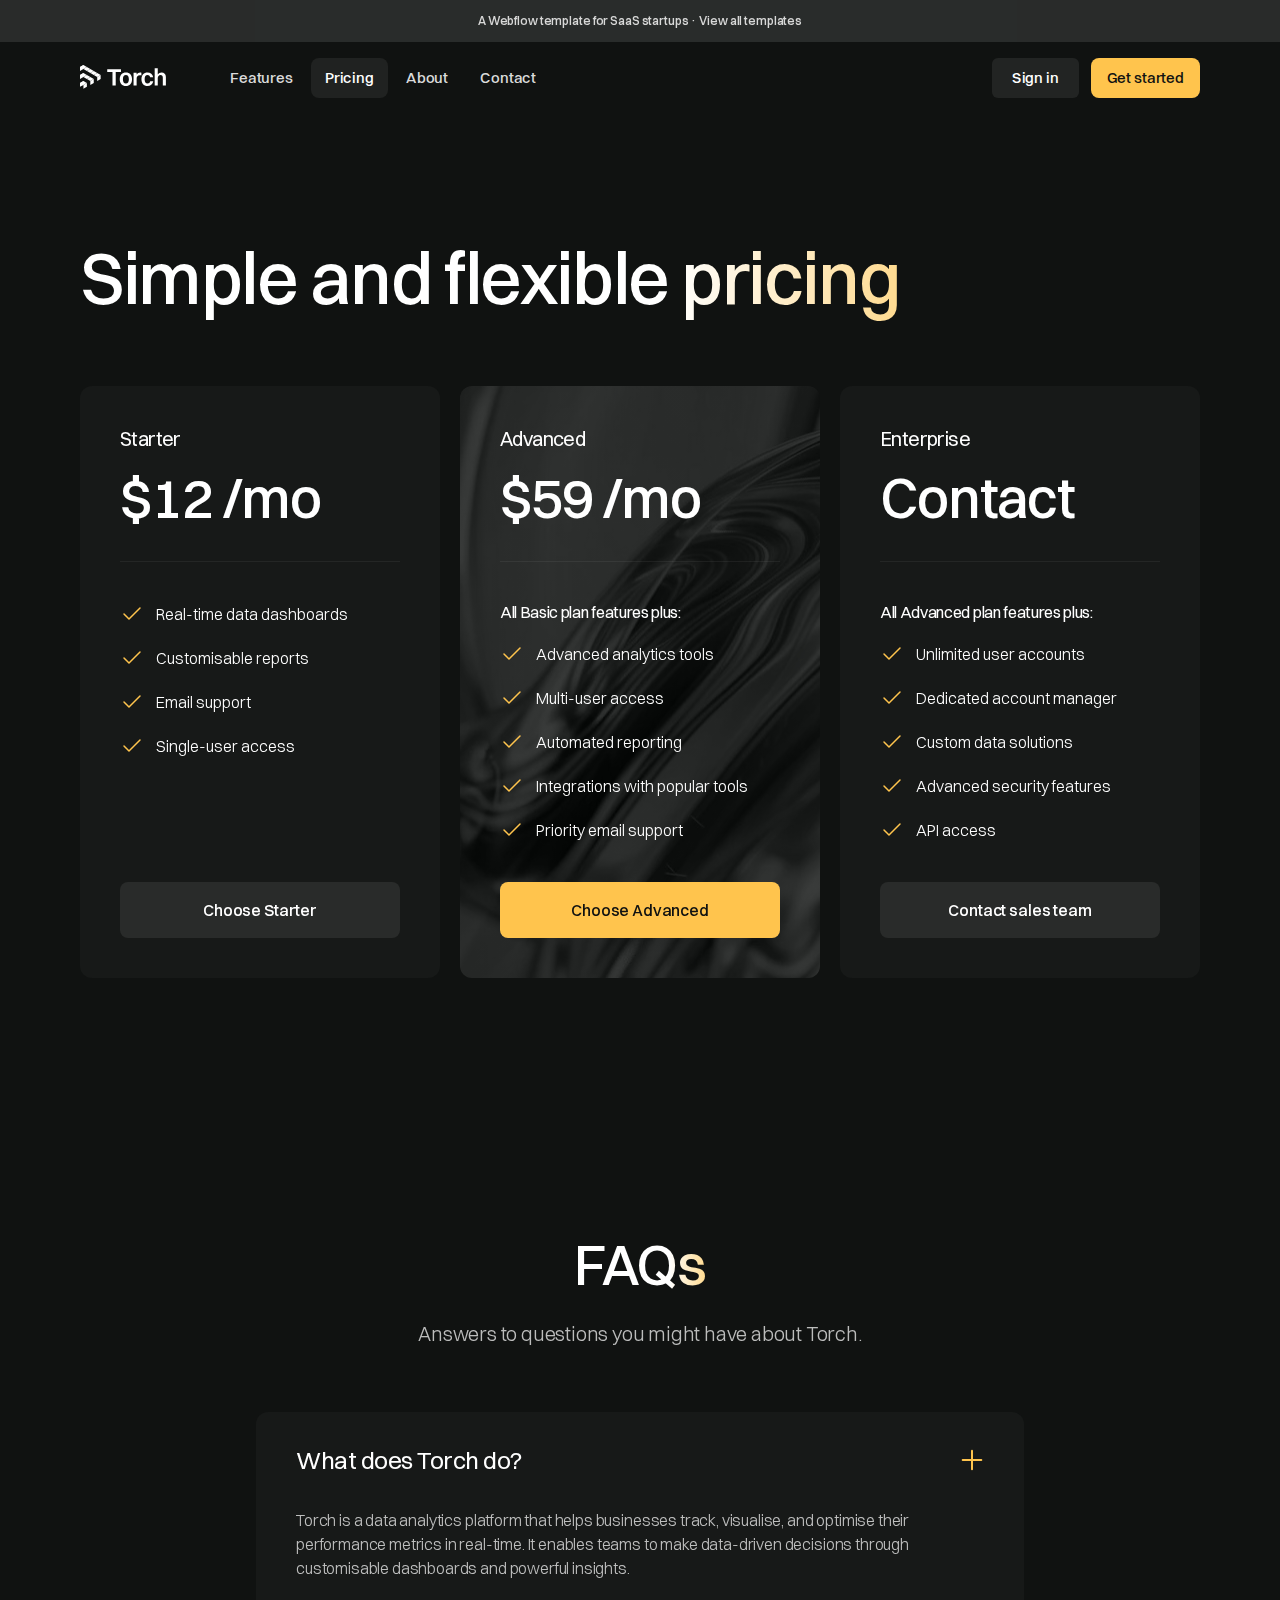
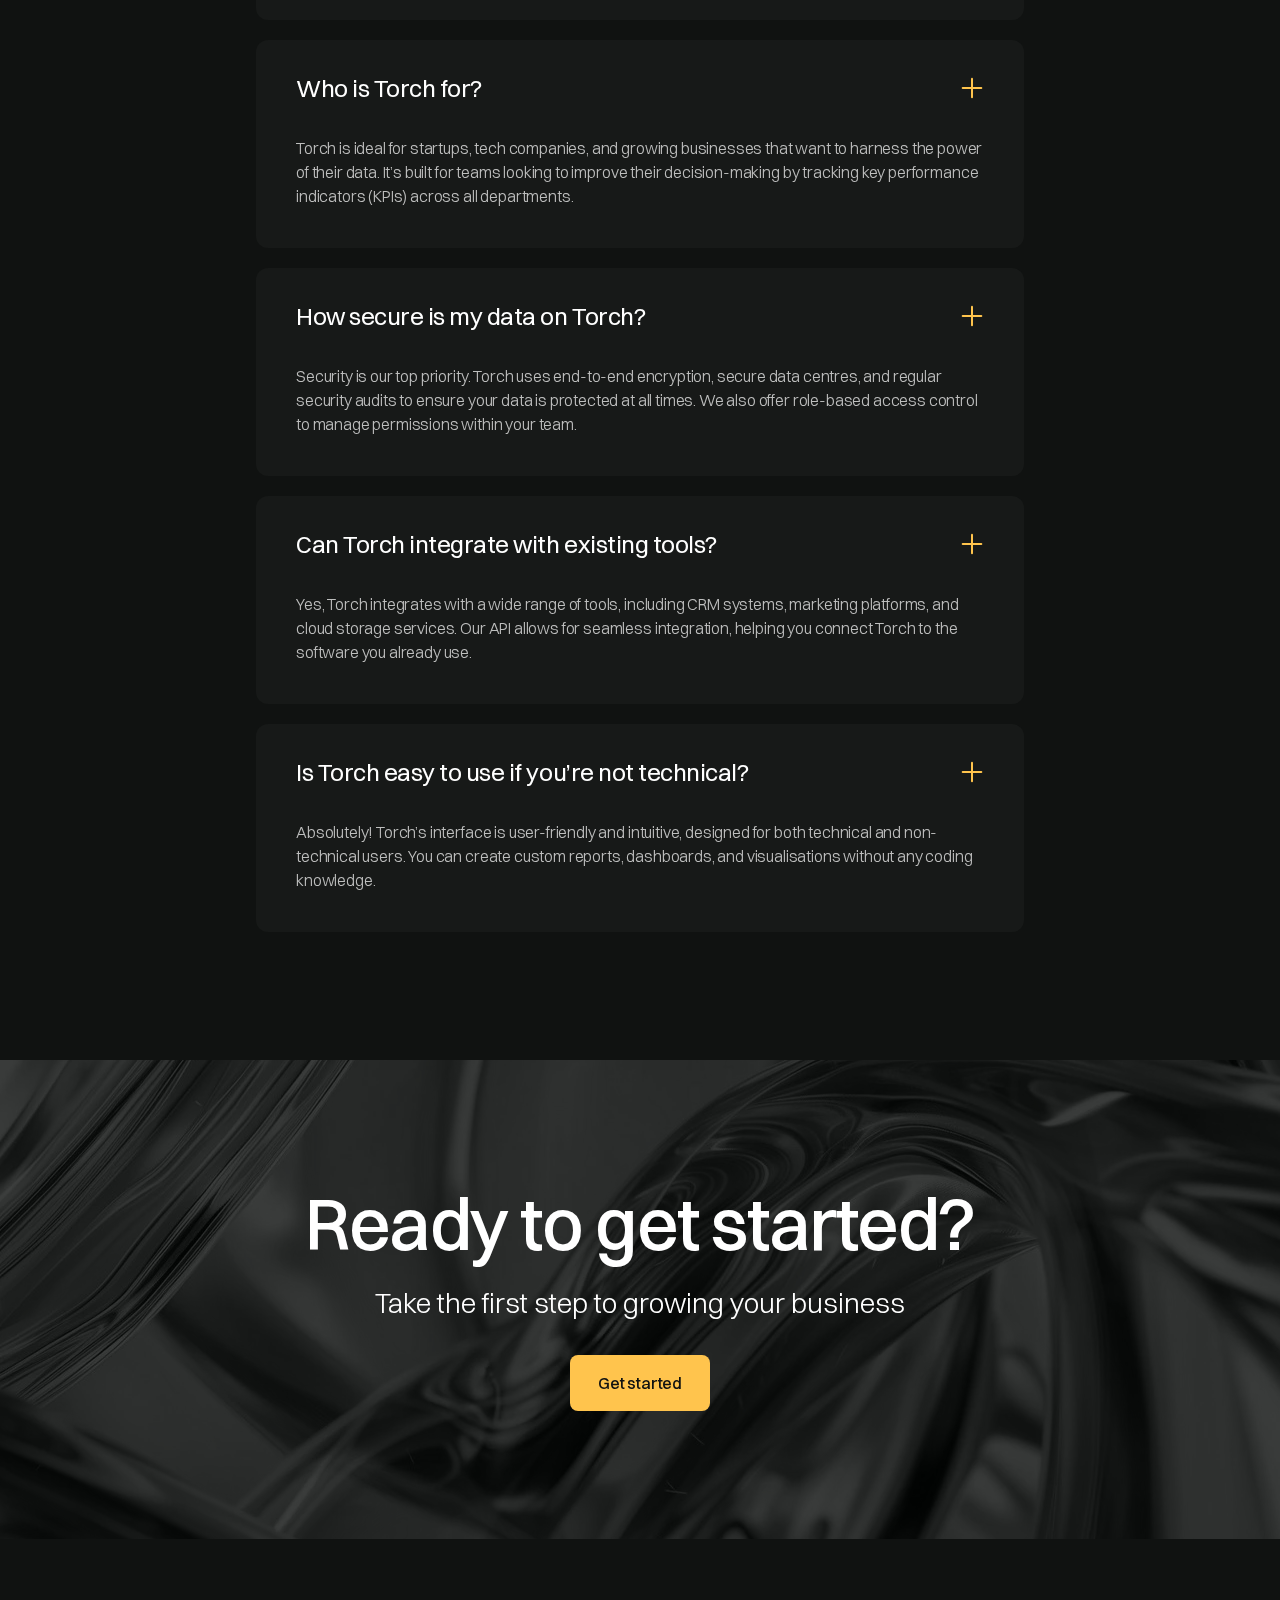
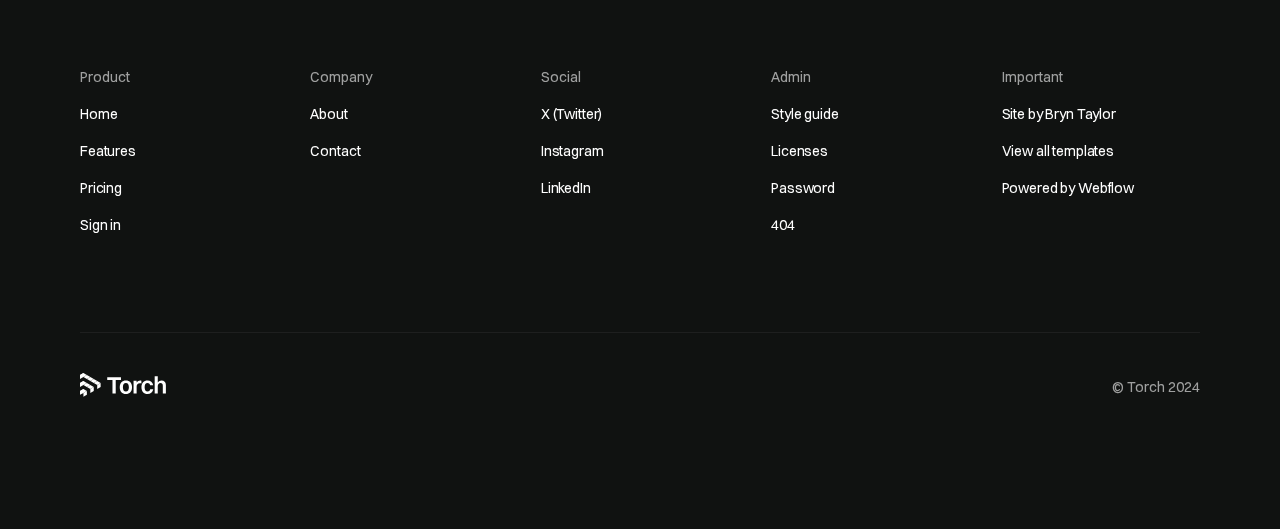
<file: pricing.html>
<!DOCTYPE html><!--  This site was created in Webflow. https://webflow.com  --><!--  Last Published: Tue Apr 29 2025 02:26:00 GMT+0000 (Coordinated Universal Time)  -->
<html data-wf-page="6810389d45c8a465d7bbf72c" data-wf-site="6810389d45c8a465d7bbf736" lang="en">
<head>
  <meta charset="utf-8">
  <title>Torch · Pricing</title>
  <meta content="Torch is a high-quality template for SaaS tech startups. It has multiple pages, sections and components to suit your needs. Take your company&#x27;s online presence to the next level." name="description">
  <meta content="Torch · Pricing" property="og:title">
  <meta content="Torch is a high-quality template for SaaS tech startups. It has multiple pages, sections and components to suit your needs. Take your company&#x27;s online presence to the next level." property="og:description">
  <meta content="https://cdn.prod.website-files.com/66fad496e2674af9c6f8f4ef/6703e5e87c9ca1599100560c_torch-opengraph-image.png" property="og:image">
  <meta content="Torch · Pricing" property="twitter:title">
  <meta content="Torch is a high-quality template for SaaS tech startups. It has multiple pages, sections and components to suit your needs. Take your company&#x27;s online presence to the next level." property="twitter:description">
  <meta content="https://cdn.prod.website-files.com/66fad496e2674af9c6f8f4ef/6703e5e87c9ca1599100560c_torch-opengraph-image.png" property="twitter:image">
  <meta property="og:type" content="website">
  <meta content="summary_large_image" name="twitter:card">
  <meta content="width=device-width, initial-scale=1" name="viewport">
  <meta content="Webflow" name="generator">
  <link href="css/normalize.css" rel="stylesheet" type="text/css">
  <link href="css/webflow.css" rel="stylesheet" type="text/css">
  <link href="css/vs-code-activity-734e1ebc715ea6b1aaf66e.webflow.css" rel="stylesheet" type="text/css">
  <script type="text/javascript">!function(o,c){var n=c.documentElement,t=" w-mod-";n.className+=t+"js",("ontouchstart"in o||o.DocumentTouch&&c instanceof DocumentTouch)&&(n.className+=t+"touch")}(window,document);</script>
  <link href="images/favicon.png" rel="shortcut icon" type="image/x-icon">
  <link href="images/webclip.png" rel="apple-touch-icon">
</head>
<body>
  <a href="https://www.bryntaylor.co.uk/platform/webflow?ref=template" target="_blank" class="section banner w-inline-block">
    <div class="container-large">
      <div>A Webflow template for SaaS startups · View all templates</div>
    </div>
  </a>
  <div data-animation="default" class="nav w-nav" data-easing2="ease" fs-scrolldisable-element="smart-nav" data-easing="ease" data-collapse="medium" data-w-id="abad23f6-3206-d95e-518e-2548f4c46996" role="banner" data-duration="400">
    <div class="nav-container">
      <div class="logo-wrapper">
        <a href="index.html" class="logo w-nav-brand"><img src="images/torch-logo.svg" loading="lazy" width="Auto" height="24" alt="Logo"></a>
        <nav role="navigation" id="w-node-abad23f6-3206-d95e-518e-2548f4c4699b-f4c46996" class="nav-menu w-nav-menu">
          <a href="features.html" class="nav-link w-nav-link">Features</a>
          <a href="pricing.html" aria-current="page" class="nav-link w-nav-link w--current">Pricing</a>
          <a href="about.html" class="nav-link w-nav-link">About</a>
          <a href="contact.html" class="nav-link w-nav-link">Contact</a>
        </nav>
      </div>
      <div id="w-node-abad23f6-3206-d95e-518e-2548f4c469b0-f4c46996" class="actions-wrapper">
        <a href="sign-in.html" class="button-secondary small hide-mobile-portrait w-button">Sign in</a>
        <a href="#" class="button small hide-mobile-portrait w-button">Get started</a>
        <div class="nav-menu-button w-nav-button">
          <div class="menu-icon">
            <div class="menu-icon-line-top"></div>
            <div class="menu-icon-line-bottom"></div>
          </div>
        </div>
      </div>
    </div>
  </div>
  <section class="section">
    <div class="container-large">
      <h1 data-w-id="05c97b58-b1ac-eabe-afbc-3861dce3b03f" class="heading extra-large"><span class="text-gradient-overlay">Simple and flexible pricing</span></h1>
      <div class="spacer-64"></div>
      <div class="w-layout-grid pricing-list">
        <div class="pricing-card">
          <div class="pricing-card-top">
            <div class="heading small">Starter</div>
            <div class="spacer-16"></div>
            <div class="heading large">$12 /mo</div>
            <div class="spacer-32"></div>
            <div class="divider-line"></div>
            <div class="spacer-40"></div>
            <div class="pricing-features-list">
              <div class="pricing-feature"><img src="images/check.svg" loading="lazy" alt="Check icon" class="icon-24">
                <div>Real-time data dashboards</div>
              </div>
              <div class="pricing-feature"><img src="images/check.svg" loading="lazy" alt="Check icon" class="icon-24">
                <div>Customisable reports</div>
              </div>
              <div class="pricing-feature"><img src="images/check.svg" loading="lazy" alt="Check icon" class="icon-24">
                <div>Email support</div>
              </div>
              <div class="pricing-feature"><img src="images/check.svg" loading="lazy" alt="Check icon" class="icon-24">
                <div>Single-user access</div>
              </div>
            </div>
          </div>
          <a href="#" class="button-secondary full-width w-button">Choose Starter</a>
        </div>
        <div class="card-item featured">
          <div class="gradient-image"></div>
          <div class="pricing-card-content">
            <div class="pricing-card-top">
              <div>
                <div class="heading small">Advanced</div>
              </div>
              <div class="spacer-16"></div>
              <div class="heading large">$59 /mo</div>
              <div class="spacer-32"></div>
              <div class="divider-line"></div>
              <div class="spacer-40"></div>
              <div class="pricing-features-list">
                <div class="pricing-feature">
                  <div class="heading extra-small">All Basic plan features plus:</div>
                </div>
                <div class="pricing-feature"><img src="images/check.svg" loading="lazy" alt="Check icon" class="icon-24">
                  <div>Advanced analytics tools</div>
                </div>
                <div class="pricing-feature"><img src="images/check.svg" loading="lazy" alt="Check icon" class="icon-24">
                  <div>Multi-user access</div>
                </div>
                <div class="pricing-feature"><img src="images/check.svg" loading="lazy" alt="Check icon" class="icon-24">
                  <div>Automated reporting</div>
                </div>
                <div class="pricing-feature"><img src="images/check.svg" loading="lazy" alt="Check icon" class="icon-24">
                  <div>Integrations with popular tools</div>
                </div>
                <div class="pricing-feature"><img src="images/check.svg" loading="lazy" alt="Check icon" class="icon-24">
                  <div>Priority email support</div>
                </div>
              </div>
            </div>
            <a href="#" class="button full-width w-button">Choose Advanced</a>
          </div>
        </div>
        <div class="card-item">
          <div class="heading small">Enterprise</div>
          <div class="spacer-16"></div>
          <div class="heading large">Contact</div>
          <div class="spacer-32"></div>
          <div class="divider-line"></div>
          <div class="spacer-40"></div>
          <div class="pricing-features-list">
            <div class="heading extra-small">All Advanced plan features plus:</div>
            <div class="pricing-feature"><img src="images/check.svg" loading="lazy" alt="Check icon" class="icon-24">
              <div>Unlimited user accounts</div>
            </div>
            <div class="pricing-feature"><img src="images/check.svg" loading="lazy" alt="Check icon" class="icon-24">
              <div>Dedicated account manager</div>
            </div>
            <div class="pricing-feature"><img src="images/check.svg" loading="lazy" alt="Check icon" class="icon-24">
              <div>Custom data solutions</div>
            </div>
            <div class="pricing-feature"><img src="images/check.svg" loading="lazy" alt="Check icon" class="icon-24">
              <div>Advanced security features</div>
            </div>
            <div class="pricing-feature"><img src="images/check.svg" loading="lazy" alt="Check icon" class="icon-24">
              <div>API access</div>
            </div>
          </div>
          <a href="contact.html" class="button-secondary full-width w-button">Contact sales team</a>
        </div>
      </div>
    </div>
  </section>
  <section class="section">
    <div class="container-small">
      <div class="w-layout-grid faq-wrapper">
        <div class="faq-content">
          <h2><span class="text-gradient-overlay">FAQs</span></h2>
          <div class="spacer-24"></div>
          <p class="paragraph large">Answers to questions you might have about Torch.</p>
        </div>
        <div class="w-layout-grid faq-list">
          <div class="faq-accordion">
            <div data-w-id="ec766c24-12b7-b94d-ff49-9f5d83ef1eb9" class="faq-question">
              <h3 class="heading regular">What does Torch do?</h3><img src="images/plus.svg" loading="lazy" alt="Plus icon" class="faq-icon">
            </div>
            <div class="faq-answer">
              <p>Torch is a data analytics platform that helps businesses track, visualise, and optimise their performance metrics in real-time. It enables teams to make data-driven decisions through customisable dashboards and powerful insights.</p>
              <div class="spacer-40"></div>
            </div>
          </div>
          <div class="faq-accordion">
            <div data-w-id="54dd60b7-6fa8-ef93-355b-a321568ed0f3" class="faq-question">
              <h3 class="heading regular">Who is Torch for?</h3><img src="images/plus.svg" loading="lazy" alt="Plus icon" class="faq-icon">
            </div>
            <div class="faq-answer">
              <p>Torch is ideal for startups, tech companies, and growing businesses that want to harness the power of their data. It’s built for teams looking to improve their decision-making by tracking key performance indicators (KPIs) across all departments.</p>
              <div class="spacer-40"></div>
            </div>
          </div>
          <div class="faq-accordion">
            <div data-w-id="8ab634aa-24ca-0337-fd94-c3fe5e0a7e59" class="faq-question">
              <h3 class="heading regular">How secure is my data on Torch?</h3><img src="images/plus.svg" loading="lazy" alt="Plus icon" class="faq-icon">
            </div>
            <div class="faq-answer">
              <p>Security is our top priority. Torch uses end-to-end encryption, secure data centres, and regular security audits to ensure your data is protected at all times. We also offer role-based access control to manage permissions within your team.</p>
              <div class="spacer-40"></div>
            </div>
          </div>
          <div class="faq-accordion">
            <div data-w-id="c4ba0a19-3c90-69c7-36b8-7f895b683a5d" class="faq-question">
              <h3 class="heading regular">Can Torch integrate with existing tools?</h3><img src="images/plus.svg" loading="lazy" alt="Plus icon" class="faq-icon">
            </div>
            <div class="faq-answer">
              <p>Yes, Torch integrates with a wide range of tools, including CRM systems, marketing platforms, and cloud storage services. Our API allows for seamless integration, helping you connect Torch to the software you already use.</p>
              <div class="spacer-40"></div>
            </div>
          </div>
          <div class="faq-accordion">
            <div data-w-id="ee4ae58f-1cc5-15cd-2792-90620b0aa16a" class="faq-question">
              <h3 class="heading regular">Is Torch easy to use if you’re not technical?</h3><img src="images/plus.svg" loading="lazy" alt="Plus icon" class="faq-icon">
            </div>
            <div class="faq-answer">
              <p>Absolutely! Torch’s interface is user-friendly and intuitive, designed for both technical and non-technical users. You can create custom reports, dashboards, and visualisations without any coding knowledge.</p>
              <div class="spacer-40"></div>
            </div>
          </div>
        </div>
      </div>
    </div>
  </section>
  <section class="section is-relative">
    <div class="cta-card-content">
      <div class="text-box">
        <div>
          <h2 class="heading extra-large">Ready to get started?</h2>
        </div>
        <div class="spacer-16"></div>
        <div class="paragraph extra-large">Take the first step to growing your business</div>
      </div>
      <div class="spacer-32"></div>
      <a href="#" class="button w-button">Get started</a>
    </div>
    <div class="gradient-image"></div>
  </section>
  <section class="section">
    <div class="container-large">
      <div class="footer-grid">
        <div class="footer-column">
          <div class="text-color-muted">Product</div>
          <a href="index.html" class="footer-link">Home</a>
          <a href="features.html" class="footer-link">Features</a>
          <a href="pricing.html" aria-current="page" class="footer-link w--current">Pricing</a>
          <a href="sign-in.html" class="footer-link">Sign in</a>
        </div>
        <div class="footer-column">
          <div class="text-color-muted">Company</div>
          <a href="about.html" class="footer-link">About</a>
          <a href="contact.html" class="footer-link">Contact</a>
        </div>
        <div class="footer-column">
          <div class="text-color-muted">Social</div>
          <a href="https://x.com/" target="_blank" class="footer-link">X (Twitter)</a>
          <a href="https://www.instagram.com/" target="_blank" class="footer-link">Instagram</a>
          <a href="https://www.linkedin.com/" target="_blank" class="footer-link">LinkedIn</a>
        </div>
        <div class="footer-column">
          <div class="text-color-muted">Admin</div>
          <a href="admin/styleguide.html" class="footer-link">Style guide</a>
          <a href="admin/licenses.html" class="footer-link">Licenses</a>
          <a href="401.html" class="footer-link">Password</a>
          <a href="404.html" class="footer-link">404</a>
        </div>
        <div class="footer-column">
          <div class="text-color-muted">Important</div>
          <a href="https://www.bryntaylor.co.uk/?ref=template" target="_blank" class="footer-link">Site by Bryn Taylor</a>
          <a href="https://www.bryntaylor.co.uk/platform/webflow?ref=template" target="_blank" class="footer-link">View all templates</a>
          <a href="https://webflow.com/" target="_blank" class="footer-link">Powered by Webflow</a>
        </div>
      </div>
      <div class="spacer-96"></div>
      <div class="divider-line"></div>
      <div class="spacer-40"></div>
      <div class="footer-bottom">
        <a href="index.html" class="logo w-nav-brand"><img src="images/torch-logo.svg" loading="lazy" width="Auto" height="24" alt="Logo"></a>
        <div class="footer-link text-color-muted">© Torch 2024</div>
      </div>
    </div>
  </section>
  <script src="https://d3e54v103j8qbb.cloudfront.net/js/jquery-3.5.1.min.dc5e7f18c8.js?site=6810389d45c8a465d7bbf736" type="text/javascript" integrity="sha256-9/aliU8dGd2tb6OSsuzixeV4y/faTqgFtohetphbbj0=" crossorigin="anonymous"></script>
  <script src="js/webflow.js" type="text/javascript"></script>
</body>
</html>
</file>
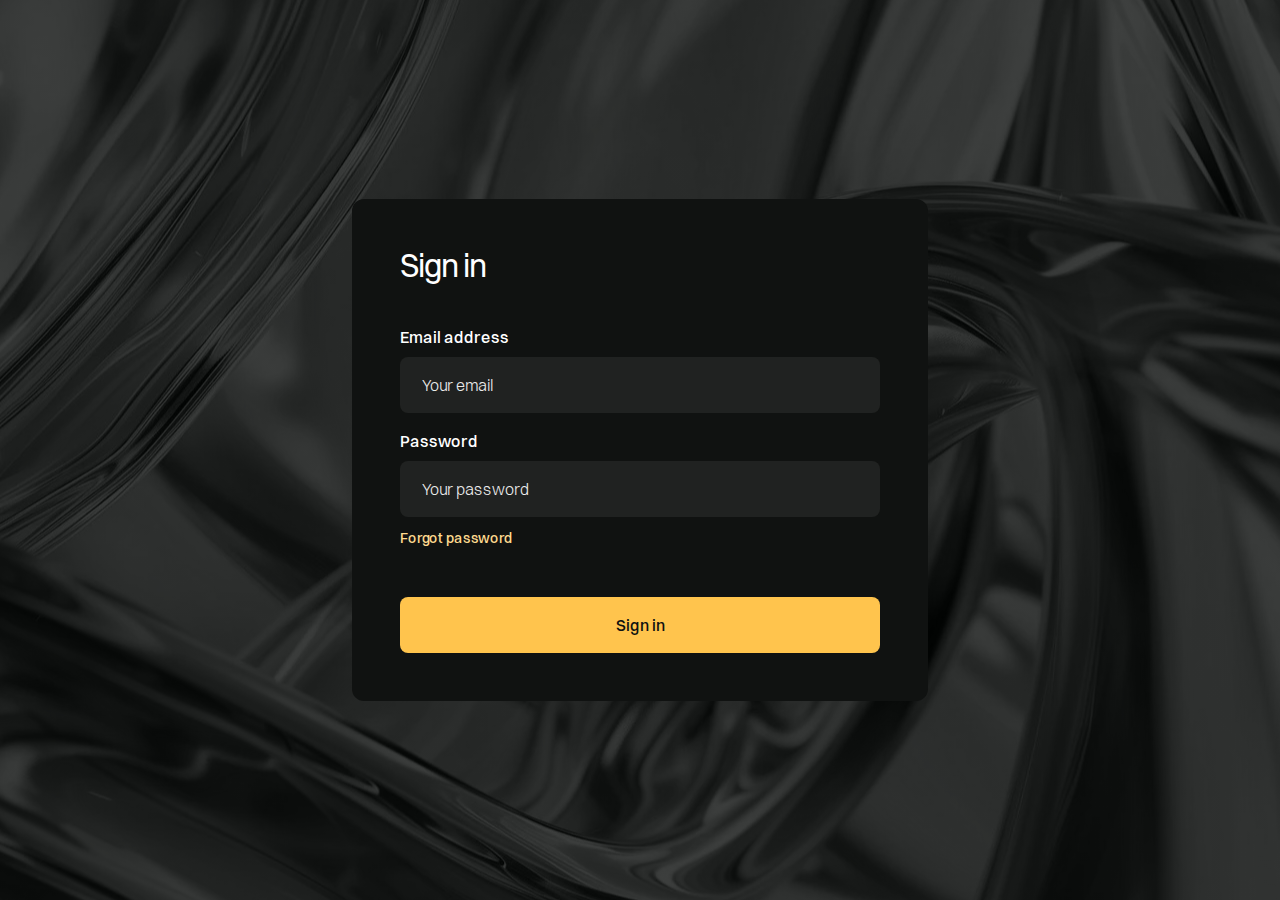
<file: sign-in.html>
<!DOCTYPE html><!--  This site was created in Webflow. https://webflow.com  --><!--  Last Published: Tue Apr 29 2025 02:26:00 GMT+0000 (Coordinated Universal Time)  -->
<html data-wf-page="6810389d45c8a465d7bbf730" data-wf-site="6810389d45c8a465d7bbf736" lang="en">
<head>
  <meta charset="utf-8">
  <title>Torch · Sign in</title>
  <meta content="Torch is a high-quality template for SaaS tech startups. It has multiple pages, sections and components to suit your needs. Take your company&#x27;s online presence to the next level." name="description">
  <meta content="Torch · Sign in" property="og:title">
  <meta content="Torch is a high-quality template for SaaS tech startups. It has multiple pages, sections and components to suit your needs. Take your company&#x27;s online presence to the next level." property="og:description">
  <meta content="https://cdn.prod.website-files.com/66fad496e2674af9c6f8f4ef/6703e5e87c9ca1599100560c_torch-opengraph-image.png" property="og:image">
  <meta content="Torch · Sign in" property="twitter:title">
  <meta content="Torch is a high-quality template for SaaS tech startups. It has multiple pages, sections and components to suit your needs. Take your company&#x27;s online presence to the next level." property="twitter:description">
  <meta content="https://cdn.prod.website-files.com/66fad496e2674af9c6f8f4ef/6703e5e87c9ca1599100560c_torch-opengraph-image.png" property="twitter:image">
  <meta property="og:type" content="website">
  <meta content="summary_large_image" name="twitter:card">
  <meta content="width=device-width, initial-scale=1" name="viewport">
  <meta content="Webflow" name="generator">
  <link href="css/normalize.css" rel="stylesheet" type="text/css">
  <link href="css/webflow.css" rel="stylesheet" type="text/css">
  <link href="css/vs-code-activity-734e1ebc715ea6b1aaf66e.webflow.css" rel="stylesheet" type="text/css">
  <script type="text/javascript">!function(o,c){var n=c.documentElement,t=" w-mod-";n.className+=t+"js",("ontouchstart"in o||o.DocumentTouch&&c instanceof DocumentTouch)&&(n.className+=t+"touch")}(window,document);</script>
  <link href="images/favicon.png" rel="shortcut icon" type="image/x-icon">
  <link href="images/webclip.png" rel="apple-touch-icon">
</head>
<body>
  <section class="section login">
    <div class="gradient-image"></div>
    <div class="container-large">
      <div class="card-item login">
        <h1 class="heading medium">Sign in</h1>
        <div class="spacer-40"></div>
        <div class="form-block w-form">
          <form id="wf-form-Login" name="wf-form-Login" data-name="Login" method="get" class="login-form" data-wf-page-id="6810389d45c8a465d7bbf730" data-wf-element-id="f142e6f8-8b43-d96b-9586-3ca7e8487dd4">
            <div class="text-box"><label for="Email-address" class="field-label">Email address</label><input class="text-input w-input" maxlength="256" name="Email-address" data-name="Email address" placeholder="Your email" type="email" id="Email-address" required=""></div>
            <div class="text-box"><label for="Password" class="field-label">Password</label><input class="text-input w-input" maxlength="256" name="Password" data-name="Password" placeholder="Your password" type="password" id="Password" required="">
              <div class="spacer-8"></div>
              <a href="#" class="text-link">Forgot password</a>
            </div>
            <div class="spacer-16"></div><input type="submit" data-wait="Please wait..." id="w-node-f142e6f8-8b43-d96b-9586-3ca7e8487de8-d7bbf730" class="button full-width w-button" value="Sign in">
          </form>
          <div class="success-message w-form-done">
            <div>Thank you, your submission has been received</div>
          </div>
          <div class="error-message w-form-fail">
            <div>Something went wrong, please try again</div>
          </div>
        </div>
      </div>
    </div>
  </section>
  <script src="https://d3e54v103j8qbb.cloudfront.net/js/jquery-3.5.1.min.dc5e7f18c8.js?site=6810389d45c8a465d7bbf736" type="text/javascript" integrity="sha256-9/aliU8dGd2tb6OSsuzixeV4y/faTqgFtohetphbbj0=" crossorigin="anonymous"></script>
  <script src="js/webflow.js" type="text/javascript"></script>
</body>
</html>
</file>
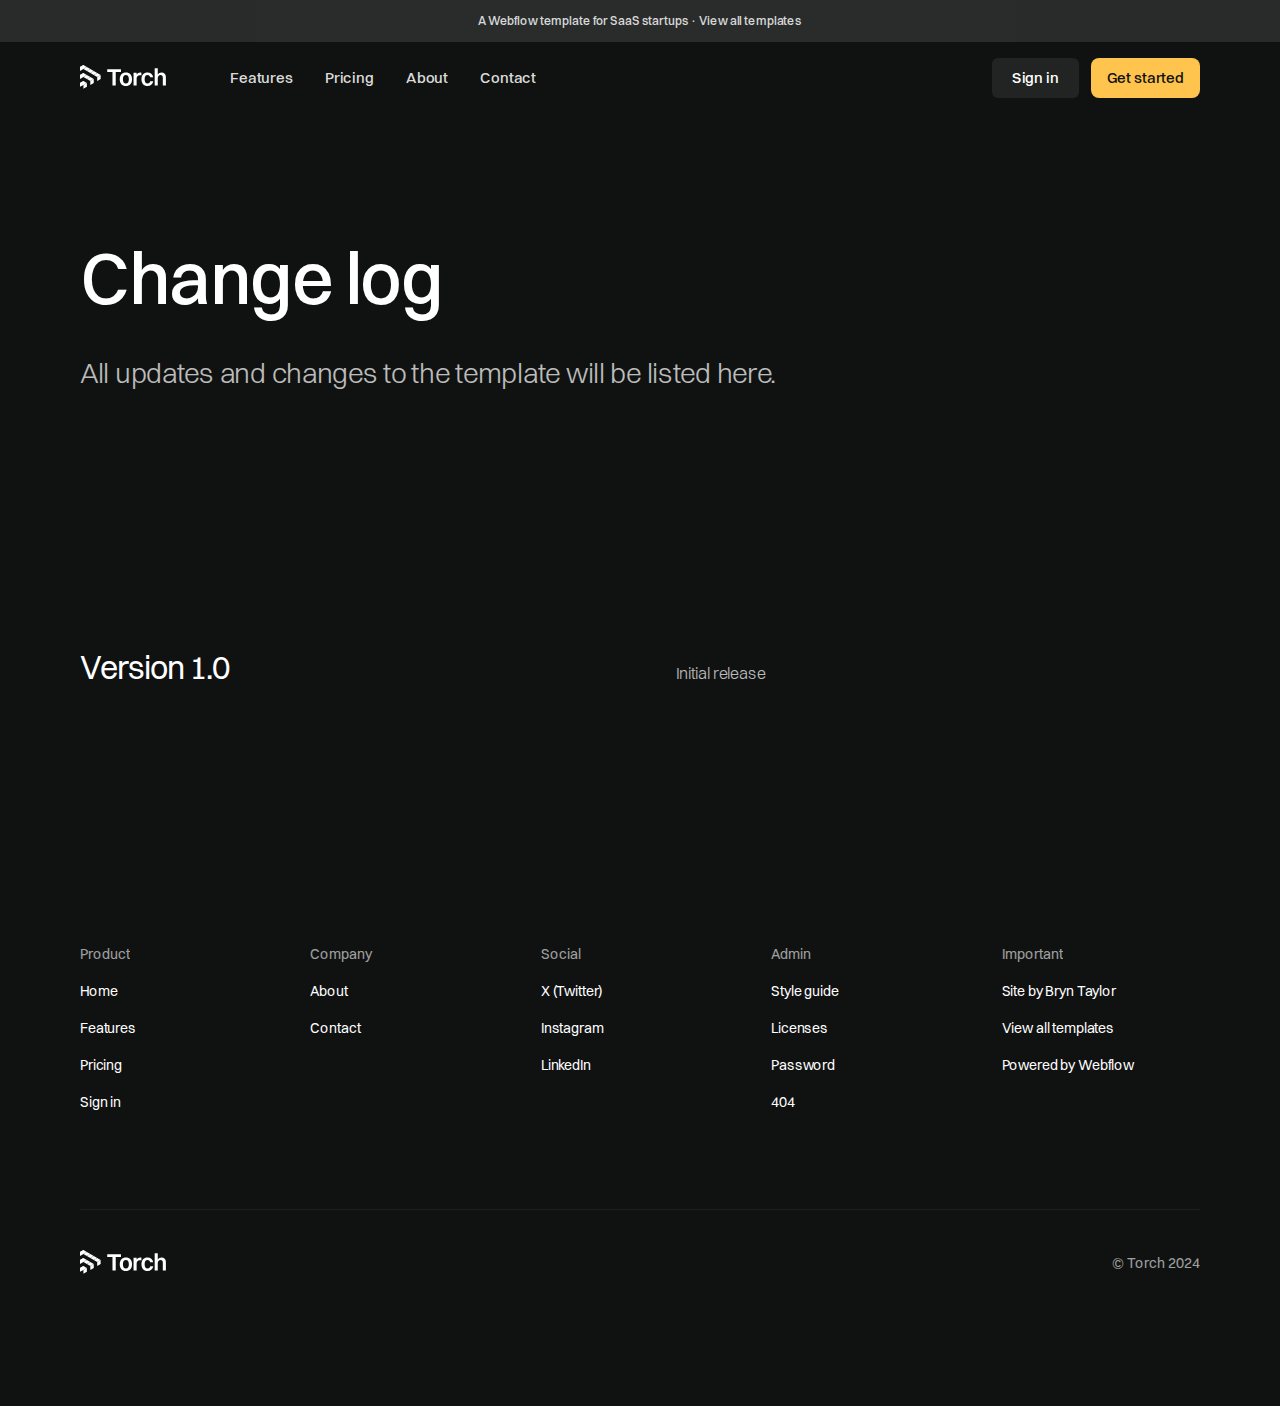
<file: admin/changelog.html>
<!DOCTYPE html><!--  This site was created in Webflow. https://webflow.com  --><!--  Last Published: Tue Apr 29 2025 02:26:00 GMT+0000 (Coordinated Universal Time)  -->
<html data-wf-page="6810389d45c8a465d7bbf729" data-wf-site="6810389d45c8a465d7bbf736" lang="en">
<head>
  <meta charset="utf-8">
  <title>Torch · Changelog</title>
  <meta content="Torch is a high-quality template for SaaS tech startups. It has multiple pages, sections and components to suit your needs. Take your company&#x27;s online presence to the next level." name="description">
  <meta content="Torch · Changelog" property="og:title">
  <meta content="Torch is a high-quality template for SaaS tech startups. It has multiple pages, sections and components to suit your needs. Take your company&#x27;s online presence to the next level." property="og:description">
  <meta content="https://cdn.prod.website-files.com/66fad496e2674af9c6f8f4ef/6703e5e87c9ca1599100560c_torch-opengraph-image.png" property="og:image">
  <meta content="Torch · Changelog" property="twitter:title">
  <meta content="Torch is a high-quality template for SaaS tech startups. It has multiple pages, sections and components to suit your needs. Take your company&#x27;s online presence to the next level." property="twitter:description">
  <meta content="https://cdn.prod.website-files.com/66fad496e2674af9c6f8f4ef/6703e5e87c9ca1599100560c_torch-opengraph-image.png" property="twitter:image">
  <meta property="og:type" content="website">
  <meta content="summary_large_image" name="twitter:card">
  <meta content="width=device-width, initial-scale=1" name="viewport">
  <meta content="Webflow" name="generator">
  <link href="../css/normalize.css" rel="stylesheet" type="text/css">
  <link href="../css/webflow.css" rel="stylesheet" type="text/css">
  <link href="../css/vs-code-activity-734e1ebc715ea6b1aaf66e.webflow.css" rel="stylesheet" type="text/css">
  <script type="text/javascript">!function(o,c){var n=c.documentElement,t=" w-mod-";n.className+=t+"js",("ontouchstart"in o||o.DocumentTouch&&c instanceof DocumentTouch)&&(n.className+=t+"touch")}(window,document);</script>
  <link href="../images/favicon.png" rel="shortcut icon" type="image/x-icon">
  <link href="../images/webclip.png" rel="apple-touch-icon">
  <meta name="robots" content="noindex">
</head>
<body>
  <a href="https://www.bryntaylor.co.uk/platform/webflow?ref=template" target="_blank" class="section banner w-inline-block">
    <div class="container-large">
      <div>A Webflow template for SaaS startups · View all templates</div>
    </div>
  </a>
  <div data-animation="default" class="nav w-nav" data-easing2="ease" fs-scrolldisable-element="smart-nav" data-easing="ease" data-collapse="medium" data-w-id="abad23f6-3206-d95e-518e-2548f4c46996" role="banner" data-duration="400">
    <div class="nav-container">
      <div class="logo-wrapper">
        <a href="../index.html" class="logo w-nav-brand"><img src="../images/torch-logo.svg" loading="lazy" width="Auto" height="24" alt="Logo"></a>
        <nav role="navigation" id="w-node-abad23f6-3206-d95e-518e-2548f4c4699b-f4c46996" class="nav-menu w-nav-menu">
          <a href="../features.html" class="nav-link w-nav-link">Features</a>
          <a href="../pricing.html" class="nav-link w-nav-link">Pricing</a>
          <a href="../about.html" class="nav-link w-nav-link">About</a>
          <a href="../contact.html" class="nav-link w-nav-link">Contact</a>
        </nav>
      </div>
      <div id="w-node-abad23f6-3206-d95e-518e-2548f4c469b0-f4c46996" class="actions-wrapper">
        <a href="../sign-in.html" class="button-secondary small hide-mobile-portrait w-button">Sign in</a>
        <a href="#" class="button small hide-mobile-portrait w-button">Get started</a>
        <div class="nav-menu-button w-nav-button">
          <div class="menu-icon">
            <div class="menu-icon-line-top"></div>
            <div class="menu-icon-line-bottom"></div>
          </div>
        </div>
      </div>
    </div>
  </div>
  <div class="section">
    <div class="container-large">
      <div class="text-box _900px">
        <h1 class="heading extra-large">Change log<span class="text-color-light-purple"></span></h1>
        <div class="spacer-32"></div>
        <p class="paragraph extra-large">All updates and changes to the template will be listed here.</p>
      </div>
    </div>
  </div>
  <div class="section">
    <div class="container-large">
      <div class="grid-2-column align-baseline">
        <div id="w-node-c8253fb7-a37a-f1b7-0c88-04be10e15d00-d7bbf729">
          <h2 class="heading medium">Version 1.0</h2>
        </div>
        <div id="w-node-_4ee1287b-929c-4ded-cbd8-2f85583b04bc-d7bbf729">
          <p class="paragraph">Initial release</p>
        </div>
      </div>
    </div>
  </div>
  <section class="section">
    <div class="container-large">
      <div class="footer-grid">
        <div class="footer-column">
          <div class="text-color-muted">Product</div>
          <a href="../index.html" class="footer-link">Home</a>
          <a href="../features.html" class="footer-link">Features</a>
          <a href="../pricing.html" class="footer-link">Pricing</a>
          <a href="../sign-in.html" class="footer-link">Sign in</a>
        </div>
        <div class="footer-column">
          <div class="text-color-muted">Company</div>
          <a href="../about.html" class="footer-link">About</a>
          <a href="../contact.html" class="footer-link">Contact</a>
        </div>
        <div class="footer-column">
          <div class="text-color-muted">Social</div>
          <a href="https://x.com/" target="_blank" class="footer-link">X (Twitter)</a>
          <a href="https://www.instagram.com/" target="_blank" class="footer-link">Instagram</a>
          <a href="https://www.linkedin.com/" target="_blank" class="footer-link">LinkedIn</a>
        </div>
        <div class="footer-column">
          <div class="text-color-muted">Admin</div>
          <a href="../admin/styleguide.html" class="footer-link">Style guide</a>
          <a href="../admin/licenses.html" class="footer-link">Licenses</a>
          <a href="../401.html" class="footer-link">Password</a>
          <a href="../404.html" class="footer-link">404</a>
        </div>
        <div class="footer-column">
          <div class="text-color-muted">Important</div>
          <a href="https://www.bryntaylor.co.uk/?ref=template" target="_blank" class="footer-link">Site by Bryn Taylor</a>
          <a href="https://www.bryntaylor.co.uk/platform/webflow?ref=template" target="_blank" class="footer-link">View all templates</a>
          <a href="https://webflow.com/" target="_blank" class="footer-link">Powered by Webflow</a>
        </div>
      </div>
      <div class="spacer-96"></div>
      <div class="divider-line"></div>
      <div class="spacer-40"></div>
      <div class="footer-bottom">
        <a href="../index.html" class="logo w-nav-brand"><img src="../images/torch-logo.svg" loading="lazy" width="Auto" height="24" alt="Logo"></a>
        <div class="footer-link text-color-muted">© Torch 2024</div>
      </div>
    </div>
  </section>
  <script src="https://d3e54v103j8qbb.cloudfront.net/js/jquery-3.5.1.min.dc5e7f18c8.js?site=6810389d45c8a465d7bbf736" type="text/javascript" integrity="sha256-9/aliU8dGd2tb6OSsuzixeV4y/faTqgFtohetphbbj0=" crossorigin="anonymous"></script>
  <script src="../js/webflow.js" type="text/javascript"></script>
</body>
</html>
</file>
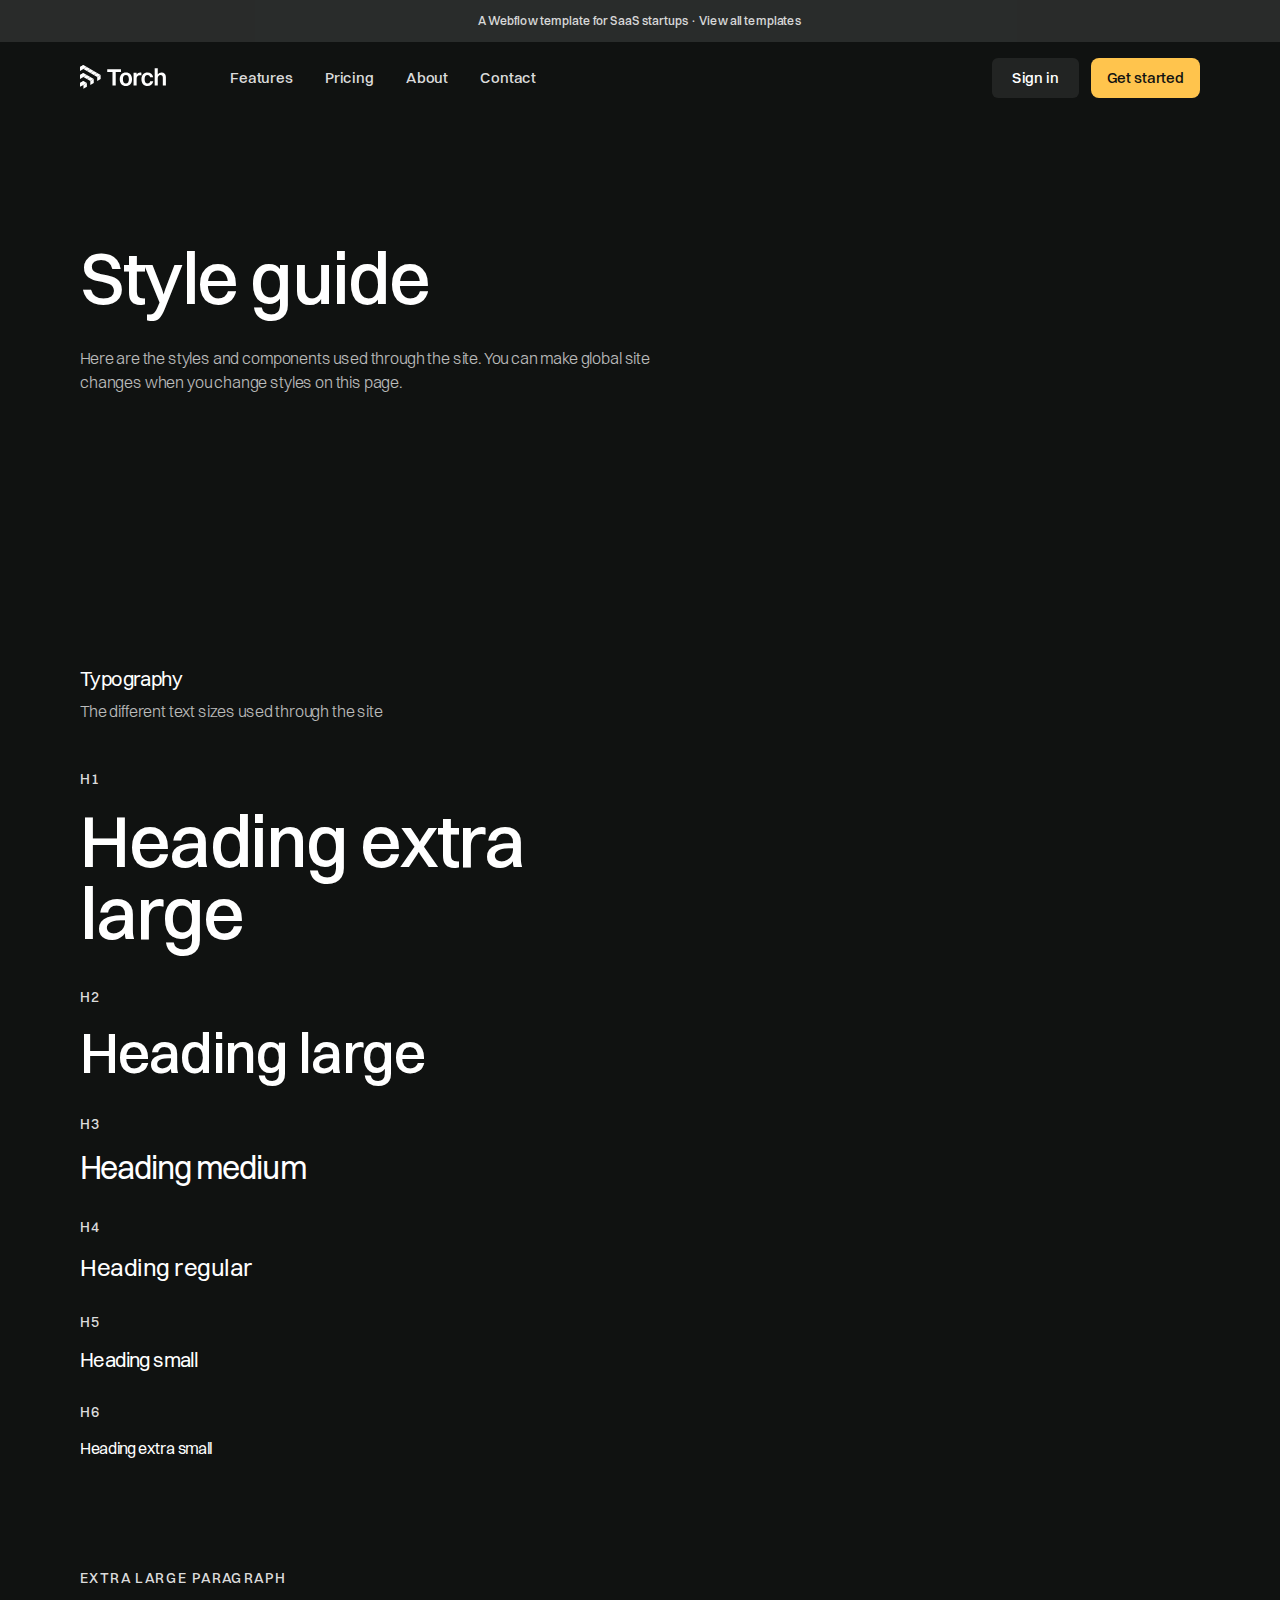
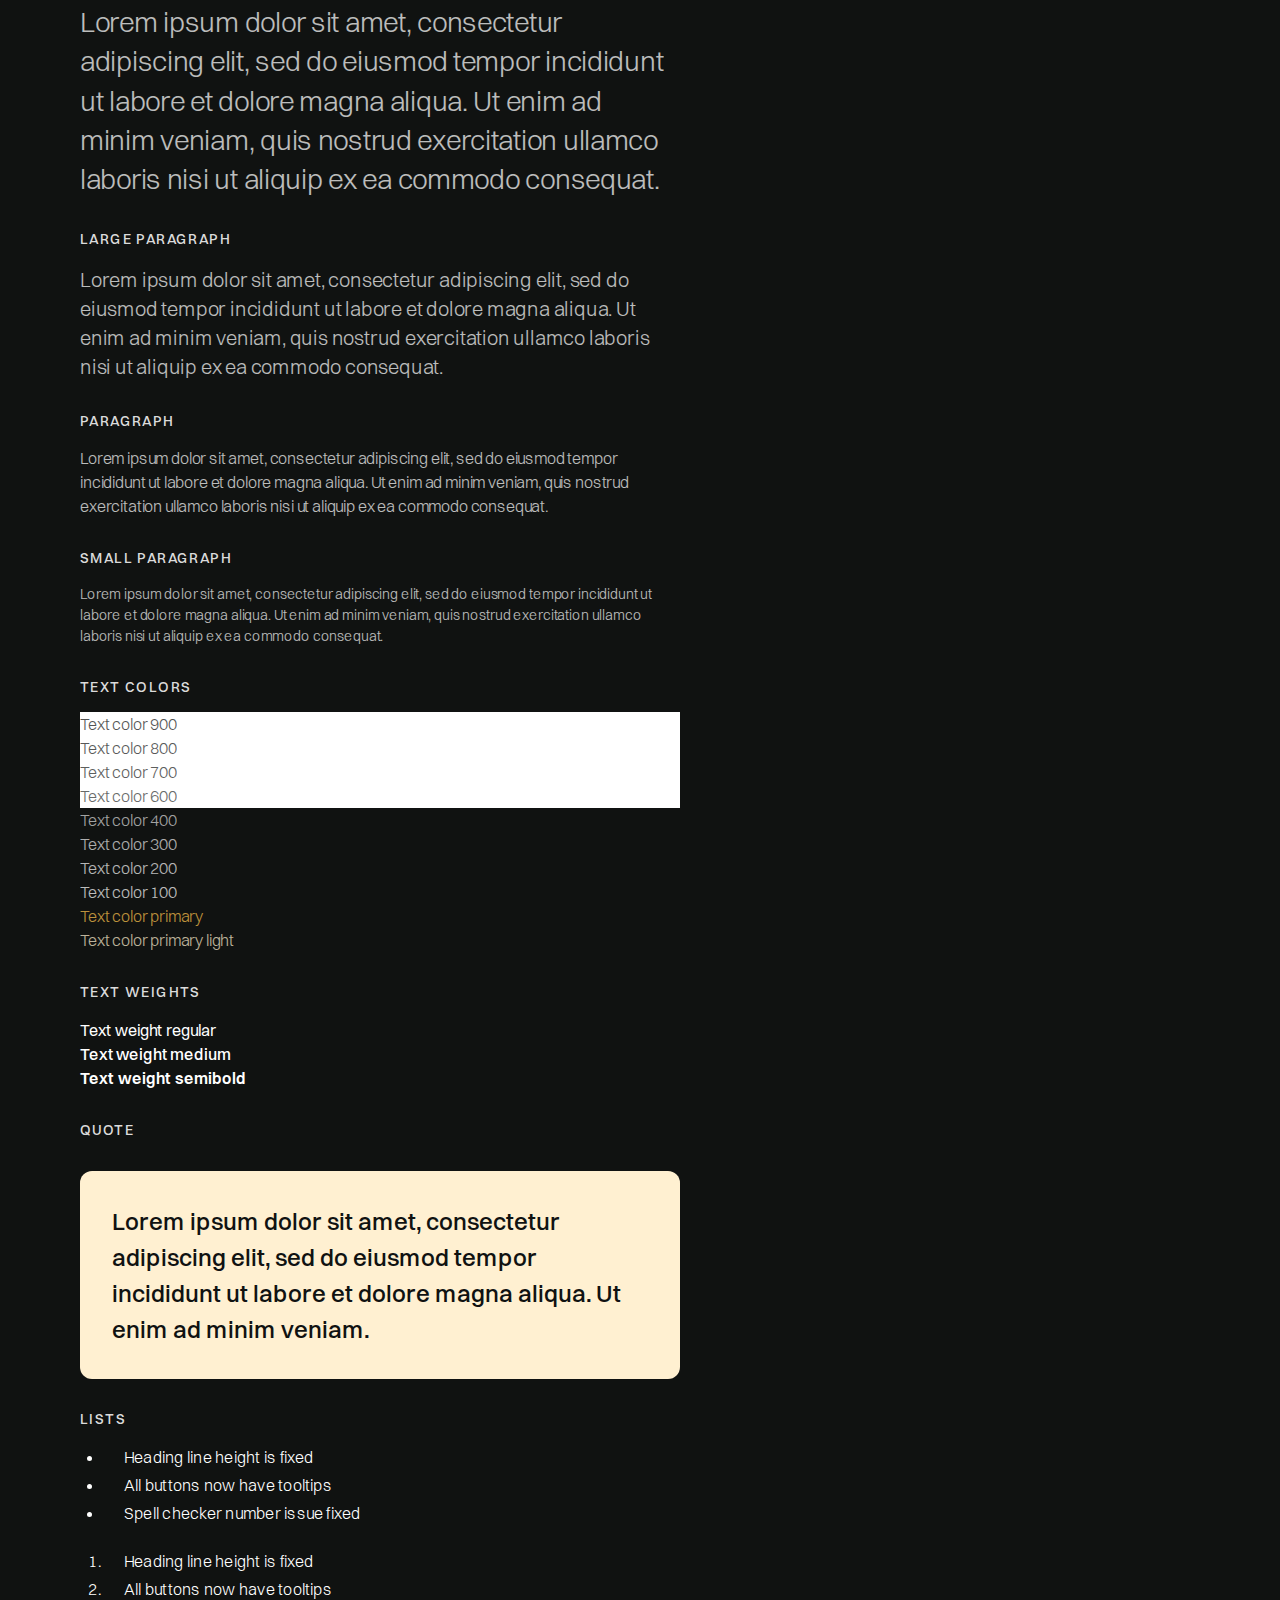
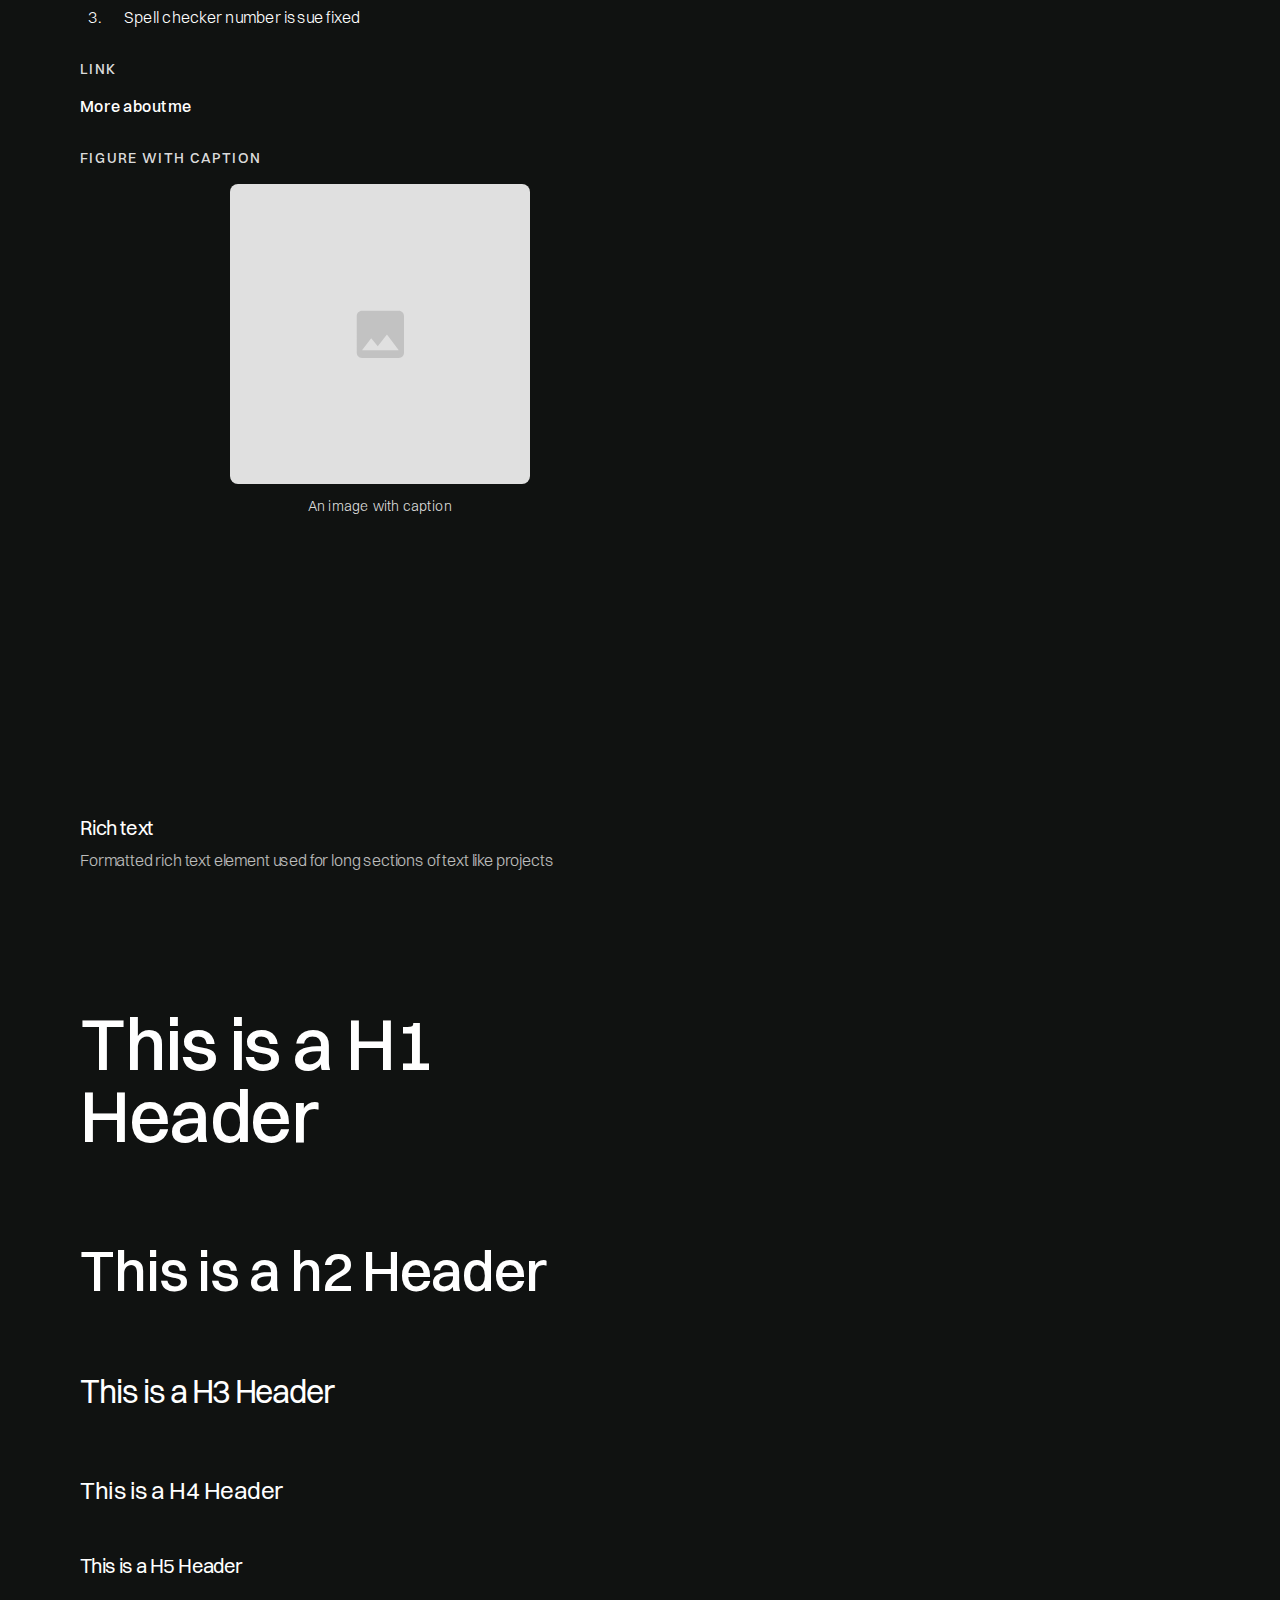
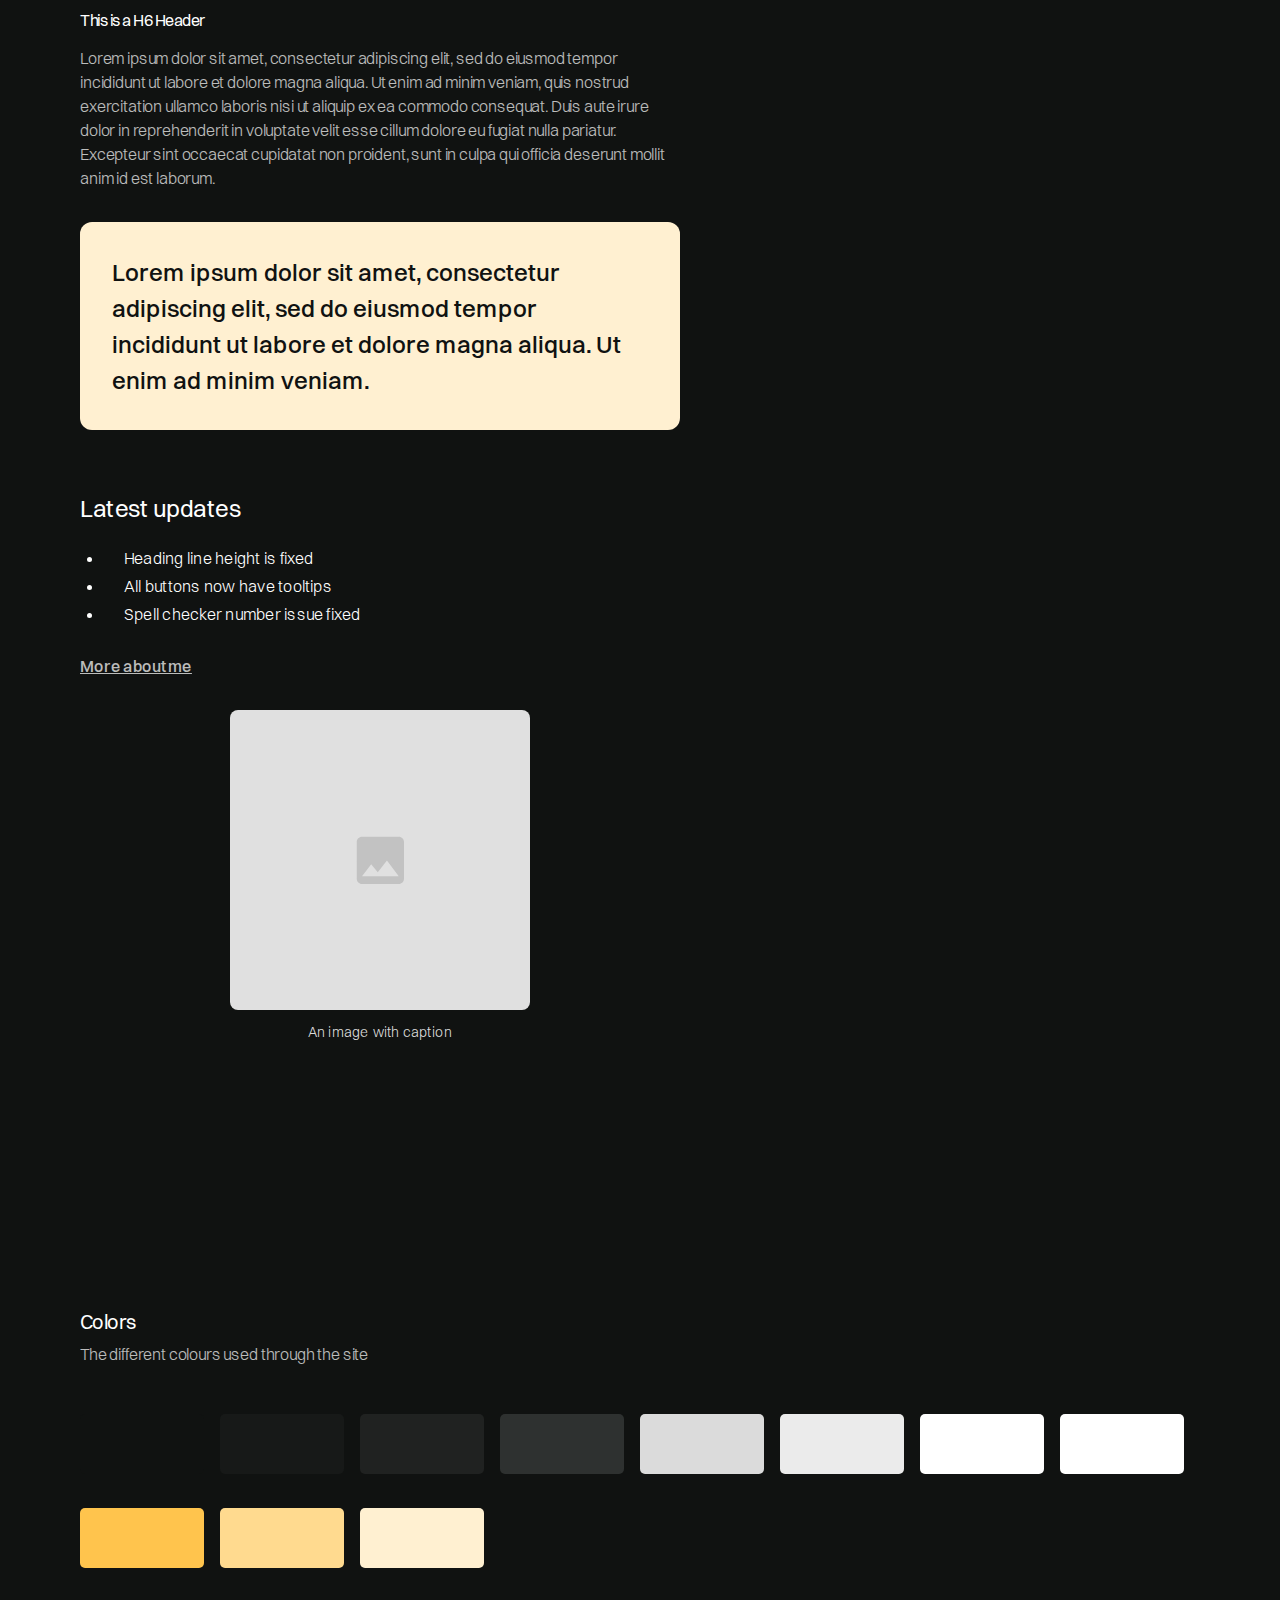
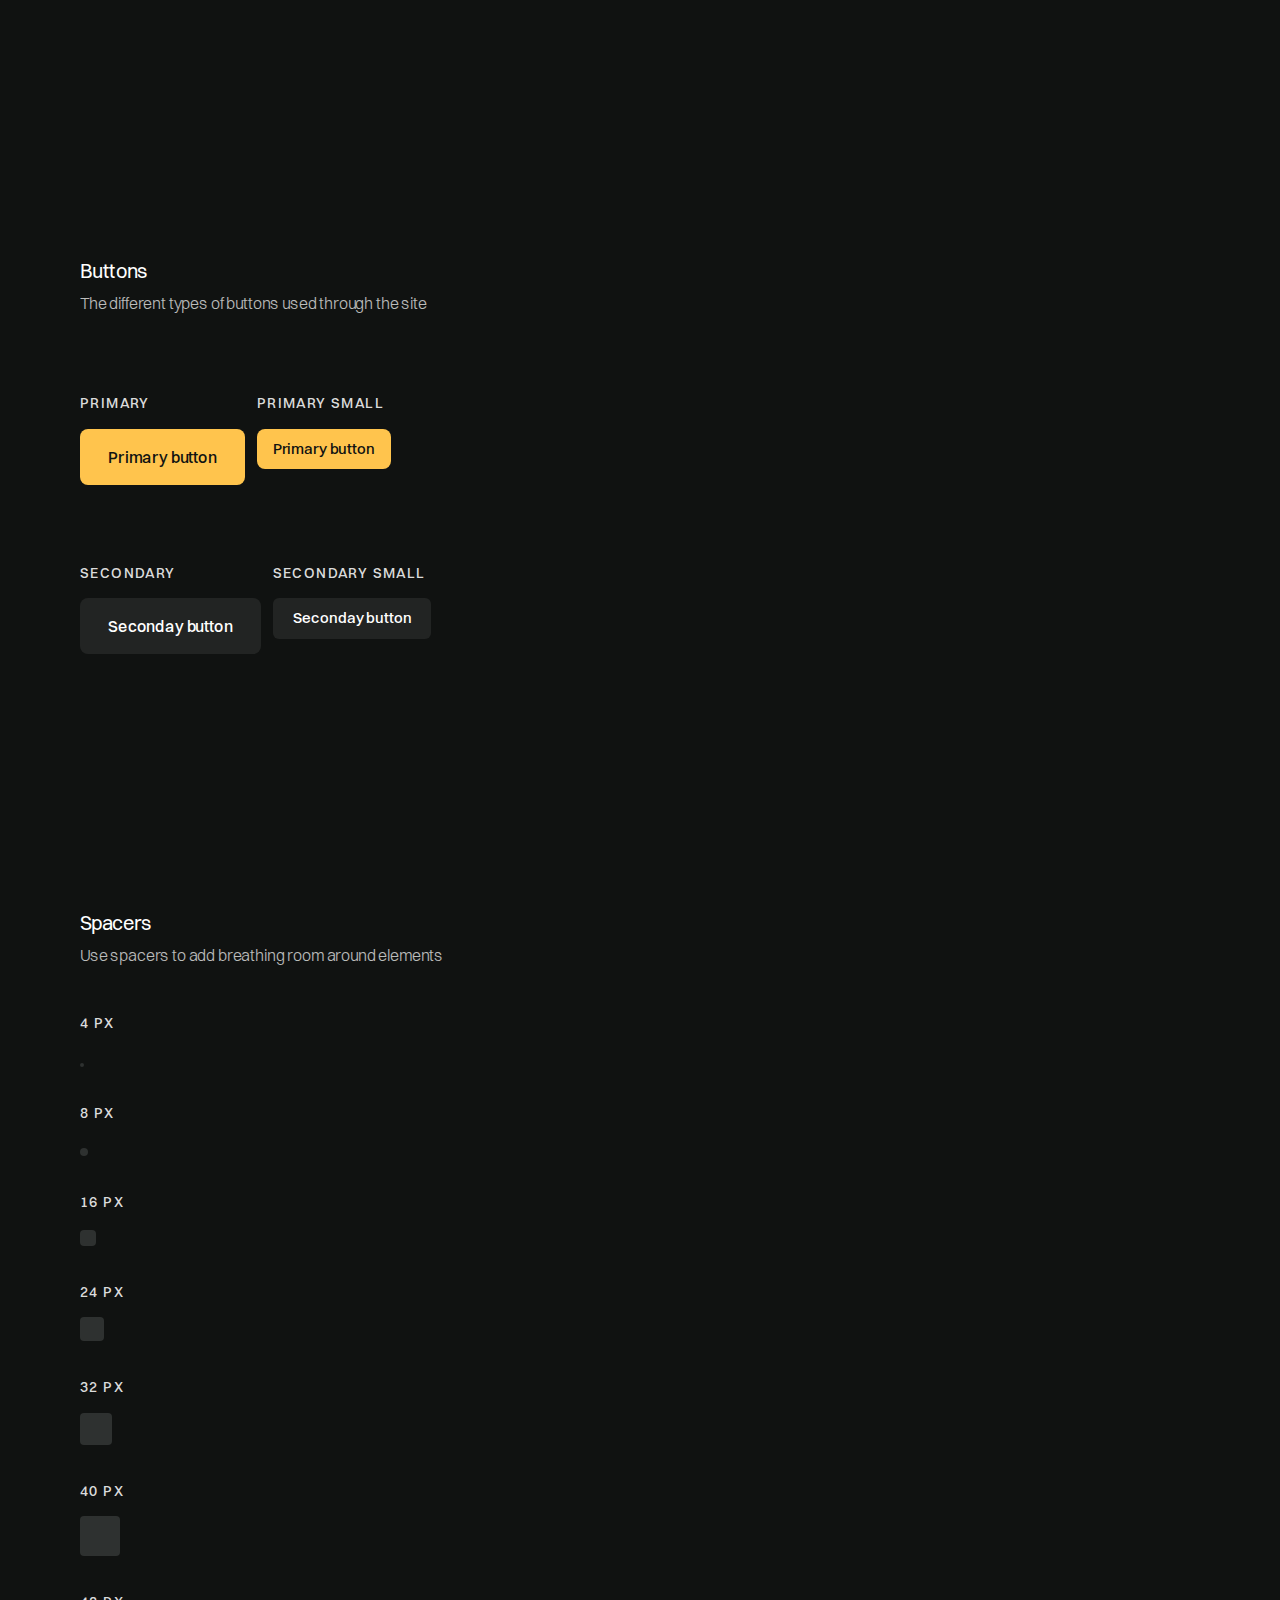
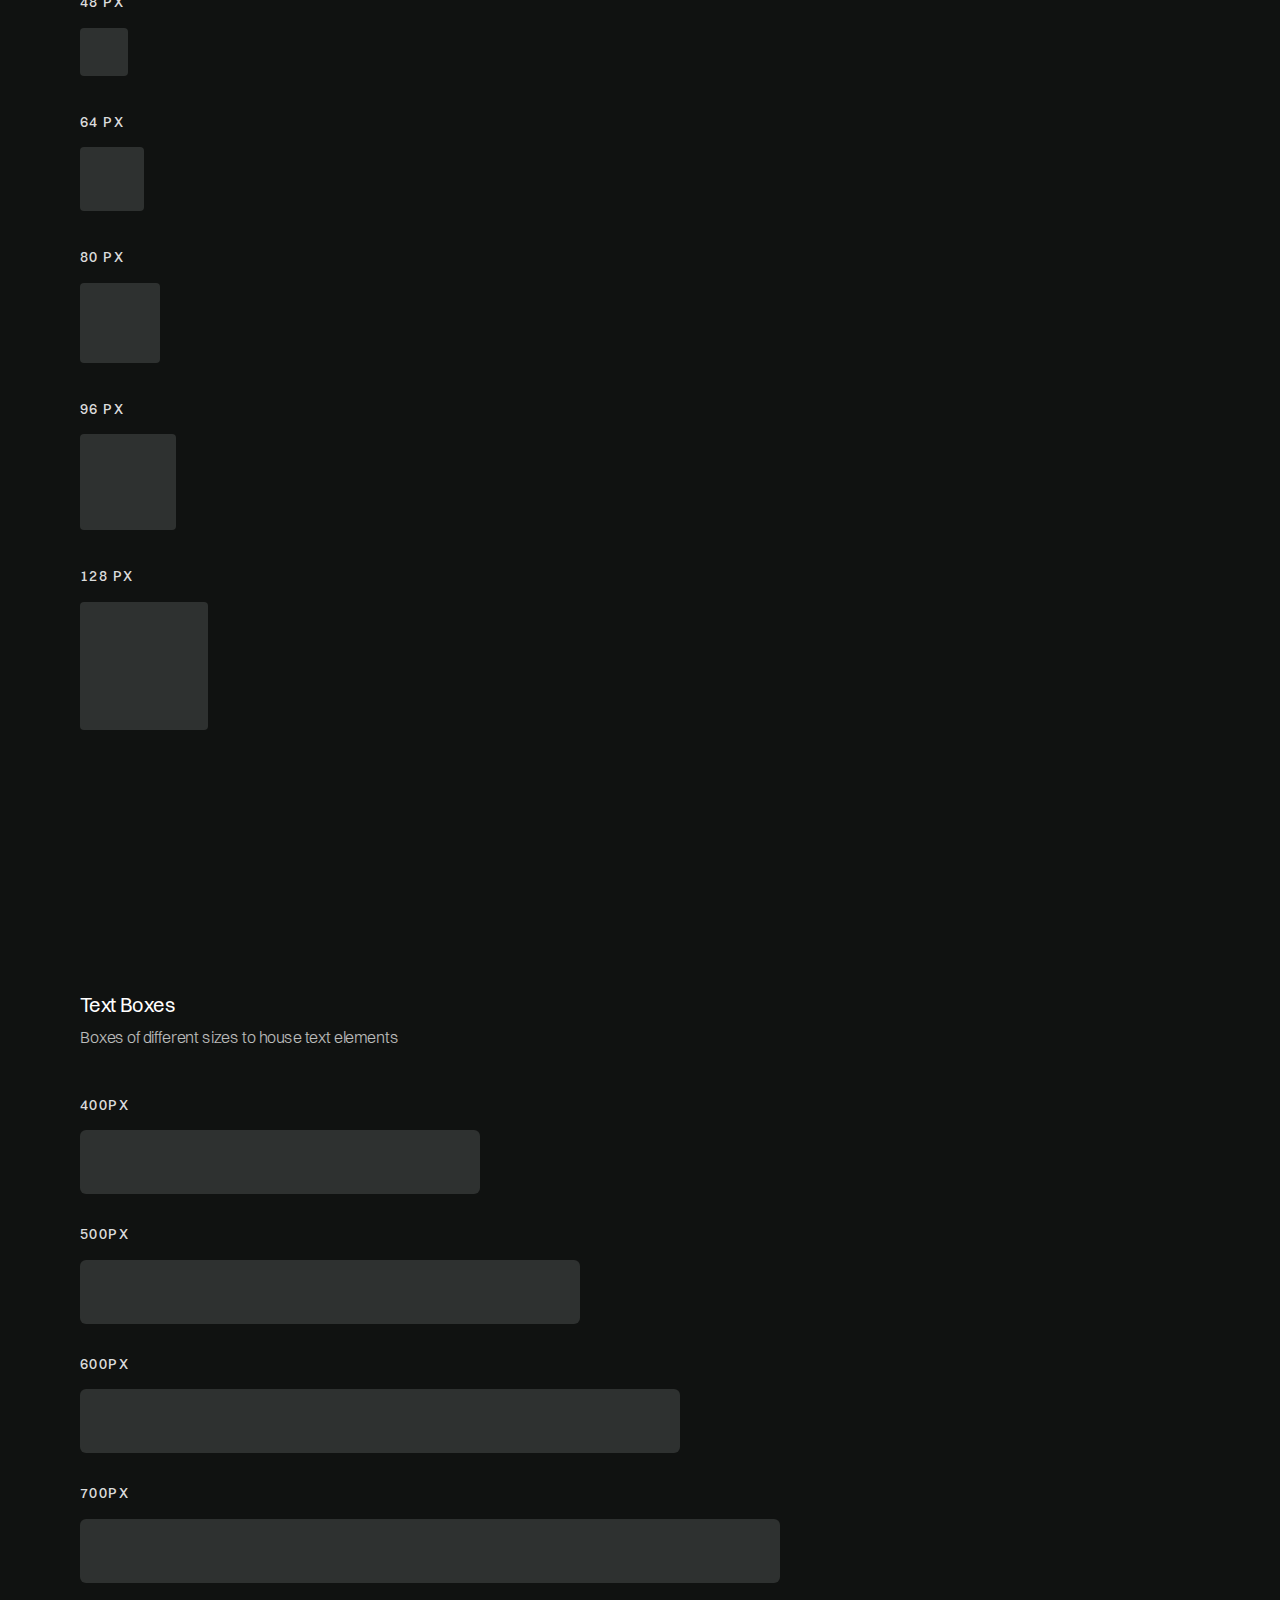
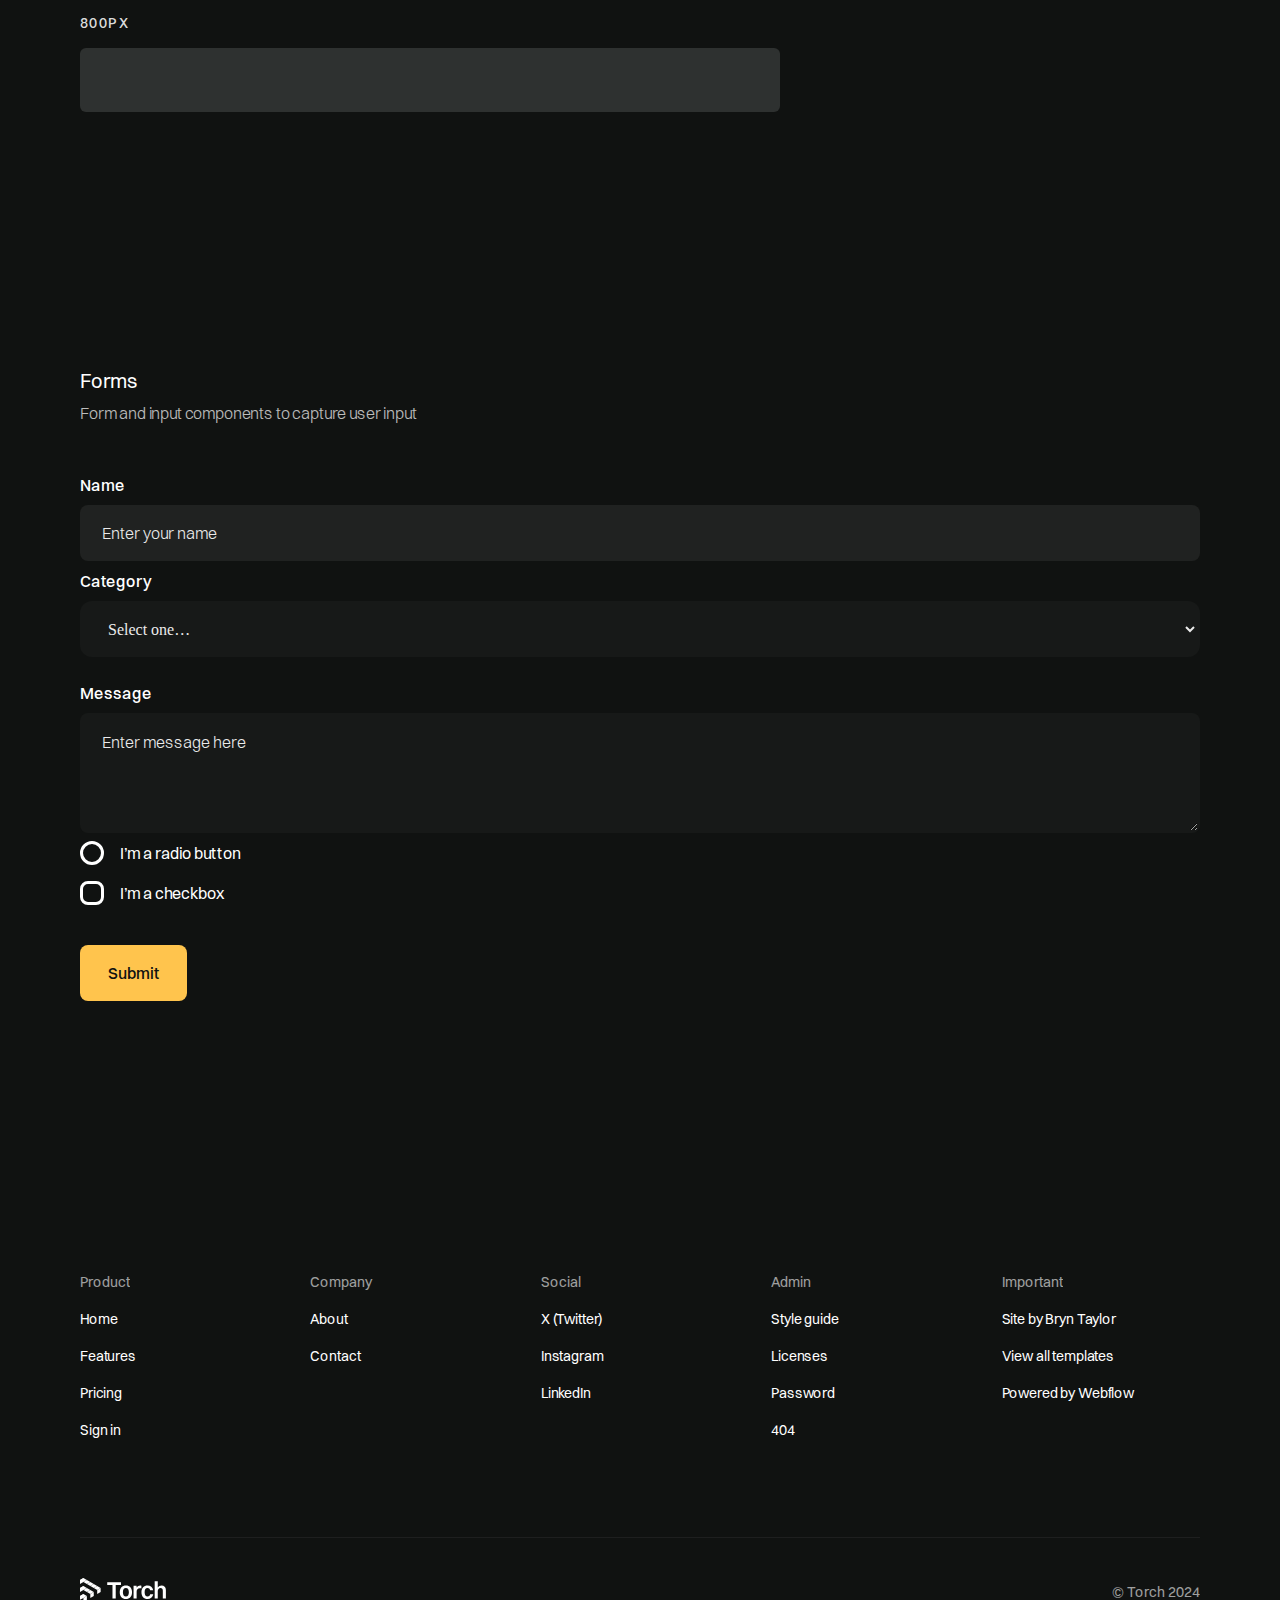
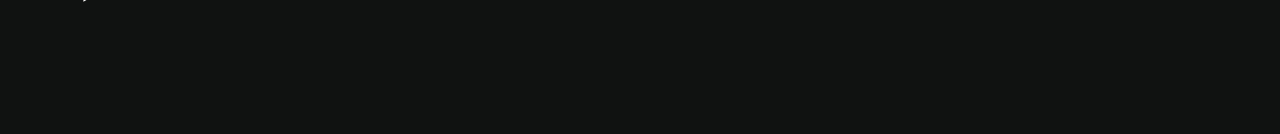
<file: admin/styleguide.html>
<!DOCTYPE html><!--  This site was created in Webflow. https://webflow.com  --><!--  Last Published: Tue Apr 29 2025 02:26:00 GMT+0000 (Coordinated Universal Time)  -->
<html data-wf-page="6810389d45c8a465d7bbf72b" data-wf-site="6810389d45c8a465d7bbf736" lang="en">
<head>
  <meta charset="utf-8">
  <title>Torch · Style Guide</title>
  <meta content="Torch is a high-quality template for SaaS tech startups. It has multiple pages, sections and components to suit your needs. Take your company&#x27;s online presence to the next level." name="description">
  <meta content="Torch · Style Guide" property="og:title">
  <meta content="Torch is a high-quality template for SaaS tech startups. It has multiple pages, sections and components to suit your needs. Take your company&#x27;s online presence to the next level." property="og:description">
  <meta content="https://cdn.prod.website-files.com/66fad496e2674af9c6f8f4ef/6703e5e87c9ca1599100560c_torch-opengraph-image.png" property="og:image">
  <meta content="Torch · Style Guide" property="twitter:title">
  <meta content="Torch is a high-quality template for SaaS tech startups. It has multiple pages, sections and components to suit your needs. Take your company&#x27;s online presence to the next level." property="twitter:description">
  <meta content="https://cdn.prod.website-files.com/66fad496e2674af9c6f8f4ef/6703e5e87c9ca1599100560c_torch-opengraph-image.png" property="twitter:image">
  <meta property="og:type" content="website">
  <meta content="summary_large_image" name="twitter:card">
  <meta content="width=device-width, initial-scale=1" name="viewport">
  <meta content="Webflow" name="generator">
  <link href="../css/normalize.css" rel="stylesheet" type="text/css">
  <link href="../css/webflow.css" rel="stylesheet" type="text/css">
  <link href="../css/vs-code-activity-734e1ebc715ea6b1aaf66e.webflow.css" rel="stylesheet" type="text/css">
  <script type="text/javascript">!function(o,c){var n=c.documentElement,t=" w-mod-";n.className+=t+"js",("ontouchstart"in o||o.DocumentTouch&&c instanceof DocumentTouch)&&(n.className+=t+"touch")}(window,document);</script>
  <link href="../images/favicon.png" rel="shortcut icon" type="image/x-icon">
  <link href="../images/webclip.png" rel="apple-touch-icon">
</head>
<body>
  <a href="https://www.bryntaylor.co.uk/platform/webflow?ref=template" target="_blank" class="section banner w-inline-block">
    <div class="container-large">
      <div>A Webflow template for SaaS startups · View all templates</div>
    </div>
  </a>
  <div data-animation="default" class="nav w-nav" data-easing2="ease" fs-scrolldisable-element="smart-nav" data-easing="ease" data-collapse="medium" data-w-id="abad23f6-3206-d95e-518e-2548f4c46996" role="banner" data-duration="400">
    <div class="nav-container">
      <div class="logo-wrapper">
        <a href="../index.html" class="logo w-nav-brand"><img src="../images/torch-logo.svg" loading="lazy" width="Auto" height="24" alt="Logo"></a>
        <nav role="navigation" id="w-node-abad23f6-3206-d95e-518e-2548f4c4699b-f4c46996" class="nav-menu w-nav-menu">
          <a href="../features.html" class="nav-link w-nav-link">Features</a>
          <a href="../pricing.html" class="nav-link w-nav-link">Pricing</a>
          <a href="../about.html" class="nav-link w-nav-link">About</a>
          <a href="../contact.html" class="nav-link w-nav-link">Contact</a>
        </nav>
      </div>
      <div id="w-node-abad23f6-3206-d95e-518e-2548f4c469b0-f4c46996" class="actions-wrapper">
        <a href="../sign-in.html" class="button-secondary small hide-mobile-portrait w-button">Sign in</a>
        <a href="#" class="button small hide-mobile-portrait w-button">Get started</a>
        <div class="nav-menu-button w-nav-button">
          <div class="menu-icon">
            <div class="menu-icon-line-top"></div>
            <div class="menu-icon-line-bottom"></div>
          </div>
        </div>
      </div>
    </div>
  </div>
  <div class="section">
    <div class="container-large">
      <div class="text-box">
        <h1 class="heading extra-large">Style guide</h1>
        <div class="spacer-24"></div>
      </div>
      <div class="text-box _600px">
        <p class="paragraph">Here are the styles and components used through the site. You can make global site changes when you change styles on this page.</p>
      </div>
    </div>
  </div>
  <div class="section">
    <section id="Typography" class="container-large">
      <div class="style-guide-section-header">
        <h2 class="heading small">Typography</h2>
        <div class="spacer-8"></div>
        <p class="paragraph">The different text sizes used through the site</p>
      </div>
      <div class="text-box _600px">
        <div class="style-guide-block">
          <h3 class="style-guide-label">h1</h3>
          <h1 class="heading extra-large">Heading extra large</h1>
        </div>
        <div class="style-guide-block">
          <h3 class="style-guide-label">h2</h3>
          <h2 class="heading large">Heading large</h2>
        </div>
        <div class="style-guide-block">
          <h3 class="style-guide-label">h3</h3>
          <h3 class="heading medium">Heading medium</h3>
        </div>
        <div class="style-guide-block">
          <h3 class="style-guide-label">h4</h3>
          <h4 class="heading regular">Heading regular</h4>
        </div>
        <div class="style-guide-block">
          <h3 class="style-guide-label">h5</h3>
          <h5 class="heading small">Heading small</h5>
        </div>
        <div class="style-guide-block">
          <h3 class="style-guide-label">h6</h3>
          <h6 class="heading extra-small">Heading extra small</h6>
        </div>
        <div class="spacer-48"></div>
        <div class="style-guide-block">
          <h3 class="style-guide-label">Extra Large Paragraph</h3>
          <p class="paragraph extra-large">Lorem ipsum dolor sit amet, consectetur adipiscing elit, sed do eiusmod tempor incididunt ut labore et dolore magna aliqua. Ut enim ad minim veniam, quis nostrud exercitation ullamco laboris nisi ut aliquip ex ea commodo consequat.<br></p>
        </div>
        <div class="style-guide-block">
          <h3 class="style-guide-label">Large Paragraph</h3>
          <p class="paragraph large">Lorem ipsum dolor sit amet, consectetur adipiscing elit, sed do eiusmod tempor incididunt ut labore et dolore magna aliqua. Ut enim ad minim veniam, quis nostrud exercitation ullamco laboris nisi ut aliquip ex ea commodo consequat.<br></p>
        </div>
        <div class="style-guide-block">
          <h3 class="style-guide-label">Paragraph</h3>
          <p class="paragraph">Lorem ipsum dolor sit amet, consectetur adipiscing elit, sed do eiusmod tempor incididunt ut labore et dolore magna aliqua. Ut enim ad minim veniam, quis nostrud exercitation ullamco laboris nisi ut aliquip ex ea commodo consequat.<br></p>
        </div>
        <div class="style-guide-block">
          <h3 class="style-guide-label">Small Paragraph</h3>
          <p class="paragraph small">Lorem ipsum dolor sit amet, consectetur adipiscing elit, sed do eiusmod tempor incididunt ut labore et dolore magna aliqua. Ut enim ad minim veniam, quis nostrud exercitation ullamco laboris nisi ut aliquip ex ea commodo consequat.<br></p>
        </div>
        <div class="style-guide-block">
          <h3 class="style-guide-label">Text colors</h3>
          <div class="background-color-100">
            <p class="text-color-900">Text color 900<br></p>
            <p class="text-color-800">Text color 800<br></p>
            <p class="text-color-700">Text color 700<br></p>
            <p class="text-color-600">Text color 600<br></p>
          </div>
          <p class="text-color-400">Text color 400<br></p>
          <p class="text-color-300">Text color 300<br></p>
          <p class="text-color-200">Text color 200<br></p>
          <p class="text-color-100">Text color 100<br></p>
          <p class="text-color-accent">Text color primary<br></p>
          <p class="text-color-accent-light">Text color primary light<br></p>
        </div>
        <div class="style-guide-block">
          <h3 class="style-guide-label">Text Weights</h3>
          <div class="text-weight-regular">Text weight regular</div>
          <div class="text-weight-medium">Text weight medium</div>
          <div class="text-weight-semibold">Text weight semibold</div>
        </div>
        <div class="style-guide-block">
          <h3 class="style-guide-label">Quote</h3>
          <blockquote class="block-quote">Lorem ipsum dolor sit amet, consectetur adipiscing elit, sed do eiusmod tempor incididunt ut labore et dolore magna aliqua. Ut enim ad minim veniam.</blockquote>
        </div>
        <div class="style-guide-block">
          <h3 class="style-guide-label">Lists</h3>
          <ul role="list">
            <li>Heading line height is fixed</li>
            <li>All buttons now have tooltips</li>
            <li>Spell checker number issue fixed</li>
          </ul>
          <ol role="list">
            <li>Heading line height is fixed</li>
            <li>All buttons now have tooltips</li>
            <li>Spell checker number issue fixed</li>
          </ol>
        </div>
        <div class="style-guide-block">
          <h3 class="style-guide-label">Link</h3>
          <a href="https://www.bryntaylor.co.uk/" target="_blank">More about me</a>
        </div>
        <div class="style-guide-block">
          <h3 class="style-guide-label">Figure with caption</h3>
          <div class="rich-text w-richtext">
            <figure style="max-width:300px" class="w-richtext-align-fullwidth w-richtext-figure-type-image">
              <div><img src="../images/placeholder.svg" loading="lazy" alt=""></div>
              <figcaption>An image with caption</figcaption>
            </figure>
          </div>
        </div>
      </div>
    </section>
  </div>
  <div class="section">
    <section id="Rich-Text" class="container-large">
      <div class="style-guide-section-header">
        <h2 class="heading small">Rich text</h2>
        <div class="spacer-8"></div>
        <p class="paragraph">Formatted rich text element used for long sections of text like projects</p>
      </div>
      <div class="text-box _600px">
        <div class="rich-text w-richtext">
          <h1>This is a H1 Header</h1>
          <h2>This is a h2 Header</h2>
          <h3>This is a H3 Header</h3>
          <h4>This is a H4 Header</h4>
          <h5>This is a H5 Header</h5>
          <h6>This is a H6 Header</h6>
          <p>Lorem ipsum dolor sit amet, consectetur adipiscing elit, sed do eiusmod tempor incididunt ut labore et dolore magna aliqua. Ut enim ad minim veniam, quis nostrud exercitation ullamco laboris nisi ut aliquip ex ea commodo consequat. Duis aute irure dolor in reprehenderit in voluptate velit esse cillum dolore eu fugiat nulla pariatur. Excepteur sint occaecat cupidatat non proident, sunt in culpa qui officia deserunt mollit anim id est laborum.</p>
          <blockquote>Lorem ipsum dolor sit amet, consectetur adipiscing elit, sed do eiusmod tempor incididunt ut labore et dolore magna aliqua. Ut enim ad minim veniam.</blockquote>
          <h4>Latest updates</h4>
          <ul role="list">
            <li>Heading line height is fixed</li>
            <li>All buttons now have tooltips</li>
            <li>Spell checker number issue fixed</li>
          </ul>
          <p>
            <a href="https://www.bryntaylor.co.uk/" target="_blank">More about me</a>
          </p>
          <figure style="max-width:300px" class="w-richtext-align-fullwidth w-richtext-figure-type-image">
            <div><img src="../images/placeholder.svg" loading="lazy" alt=""></div>
            <figcaption>An image with caption</figcaption>
          </figure>
        </div>
      </div>
    </section>
  </div>
  <div class="section">
    <section id="Colours" class="container-large">
      <div class="style-guide-section-header">
        <h2 class="heading small">Colors</h2>
        <div class="spacer-8"></div>
        <p class="paragraph">The different colours used through the site</p>
      </div>
      <div class="style-guide-colour-grid">
        <div class="style-guide-colour-block">
          <div class="color-block background-color-900"></div>
          <div class="spacer-24"></div>
        </div>
        <div class="style-guide-colour-block">
          <div class="color-block background-color-800"></div>
          <div class="spacer-24"></div>
        </div>
        <div class="style-guide-colour-block">
          <div class="color-block background-color-700"></div>
          <div class="spacer-24"></div>
        </div>
        <div class="style-guide-colour-block">
          <div class="color-block background-color-600"></div>
          <div class="spacer-24"></div>
        </div>
        <div class="style-guide-colour-block">
          <div class="color-block background-color-400"></div>
          <div class="spacer-24"></div>
        </div>
        <div class="style-guide-colour-block">
          <div class="color-block background-color-300"></div>
          <div class="spacer-24"></div>
        </div>
        <div class="style-guide-colour-block">
          <div class="color-block background-color-200"></div>
          <div class="spacer-24"></div>
        </div>
        <div class="style-guide-colour-block">
          <div class="color-block background-color-100"></div>
          <div class="spacer-24"></div>
        </div>
        <div class="style-guide-colour-block">
          <div class="color-block background-color-accent"></div>
          <div class="spacer-24"></div>
        </div>
        <div class="style-guide-colour-block">
          <div class="color-block background-color-accent-medium"></div>
          <div class="spacer-24"></div>
        </div>
        <div class="style-guide-colour-block">
          <div class="color-block background-color-accent-light"></div>
          <div class="spacer-24"></div>
        </div>
      </div>
    </section>
  </div>
  <div class="section">
    <div id="Buttons" class="container-large">
      <div class="style-guide-section-header">
        <h2 class="heading small">Buttons</h2>
        <div class="spacer-8"></div>
        <p class="paragraph">The different types of buttons used through the site</p>
      </div>
      <div class="button-group">
        <div>
          <h3 class="style-guide-label">Primary</h3>
          <a href="#" class="button w-button">Primary button</a>
        </div>
        <div>
          <h3 class="style-guide-label">Primary small</h3>
          <a href="#" class="button small w-button">Primary button</a>
        </div>
      </div>
      <div class="spacer-48"></div>
      <div class="button-group">
        <div>
          <h3 class="style-guide-label">Secondary</h3>
          <a href="#" class="button-secondary w-button">Seconday button</a>
        </div>
        <div>
          <h3 class="style-guide-label">Secondary small</h3>
          <a href="#" class="button-secondary small w-button">Seconday button</a>
        </div>
      </div>
    </div>
  </div>
  <div class="section">
    <div id="Spacers" class="container-large">
      <div class="style-guide-section-header">
        <h2 class="heading small">Spacers</h2>
        <div class="spacer-8"></div>
        <p class="paragraph">Use spacers to add breathing room around elements</p>
      </div>
      <div class="text-box">
        <div>
          <h3 class="style-guide-label">4 px</h3>
          <div class="visible-spacer">
            <div class="spacer-4"></div>
          </div>
        </div>
        <div>
          <h3 class="style-guide-label">8 px</h3>
          <div class="visible-spacer">
            <div class="spacer-8"></div>
          </div>
        </div>
        <div>
          <h3 class="style-guide-label">16 px</h3>
          <div class="visible-spacer">
            <div class="spacer-16"></div>
          </div>
        </div>
        <div>
          <h3 class="style-guide-label">24 px</h3>
          <div class="visible-spacer">
            <div class="spacer-24"></div>
          </div>
        </div>
        <div>
          <h3 class="style-guide-label">32 px</h3>
          <div class="visible-spacer">
            <div class="spacer-32"></div>
          </div>
        </div>
        <div>
          <h3 class="style-guide-label">40 px</h3>
          <div class="visible-spacer">
            <div class="spacer-40"></div>
          </div>
        </div>
        <div>
          <h3 class="style-guide-label">48 PX</h3>
          <div class="visible-spacer">
            <div class="spacer-48"></div>
          </div>
        </div>
        <div>
          <h3 class="style-guide-label">64 PX</h3>
          <div class="visible-spacer">
            <div class="spacer-64"></div>
          </div>
        </div>
        <div>
          <h3 class="style-guide-label">80 PX</h3>
          <div class="visible-spacer">
            <div class="spacer-80"></div>
          </div>
        </div>
        <div>
          <h3 class="style-guide-label">96 PX</h3>
          <div class="visible-spacer">
            <div class="spacer-96"></div>
          </div>
        </div>
        <div>
          <h3 class="style-guide-label">128 PX</h3>
          <div class="visible-spacer">
            <div class="spacer-128"></div>
          </div>
        </div>
      </div>
    </div>
  </div>
  <div class="section">
    <div id="Text-Boxes" class="container-large">
      <div class="style-guide-section-header">
        <h2 class="heading small">Text Boxes</h2>
        <div class="spacer-8"></div>
        <p class="paragraph">Boxes of different sizes to house text elements</p>
      </div>
      <div class="text-box">
        <h3 class="style-guide-label">400px</h3>
        <div class="text-box _400px visible-text-box"></div>
      </div>
      <div class="text-box">
        <h3 class="style-guide-label">500px</h3>
        <div class="text-box _500px visible-text-box"></div>
      </div>
      <div class="text-box">
        <h3 class="style-guide-label">600px</h3>
        <div class="text-box _600px visible-text-box"></div>
      </div>
      <div class="text-box">
        <h3 class="style-guide-label">700px</h3>
        <div class="text-box _700px visible-text-box"></div>
      </div>
      <div class="text-box">
        <h3 class="style-guide-label">800px</h3>
        <div class="text-box _800px visible-text-box"></div>
      </div>
    </div>
  </div>
  <div class="section">
    <div id="Forms" class="container-large">
      <div class="style-guide-section-header">
        <h2 class="heading small">Forms</h2>
        <div class="spacer-8"></div>
        <p>Form and input components to capture user input</p>
      </div>
      <div class="w-form">
        <form data-name="Email Form" name="email-form" id="email-form" method="get" class="form" data-wf-page-id="6810389d45c8a465d7bbf72b" data-wf-element-id="bd139dac-6308-9e8c-27f0-79a5d7caab24">
          <div class="field-block"><label for="field" class="field-label">Name</label><input class="text-input w-input" maxlength="256" name="name" data-name="Name" placeholder="Enter your name" type="text" id="field"></div>
          <div class="field-block"><label for="Category" class="field-label">Category</label><select data-name="Category" name="Category" id="Category" class="form-dropdown w-select">
              <option value="">Select one…</option>
              <option value="Option 1">Option 1</option>
              <option value="Option 2">Option 2</option>
              <option value="Option 3">Option 3</option>
            </select></div>
          <div class="field-block"><label for="field" class="field-label">Message</label><textarea placeholder="Enter message here" maxlength="5000" data-name="Field" name="field" id="field" class="text-input form w-input"></textarea></div><label class="form-radio-button w-radio">
            <div class="w-form-formradioinput w-form-formradioinput--inputType-custom radio-button w-radio-input"></div><input type="radio" data-name="Radio" name="Radio" id="radio" style="opacity:0;position:absolute;z-index:-1" value="Blue"><span for="radio" class="w-form-label">I’m a radio button</span>
          </label><label class="w-checkbox form-checkbox">
            <div class="w-checkbox-input w-checkbox-input--inputType-custom check-box"></div><input type="checkbox" data-name="Checkbox" name="checkbox" id="checkbox" style="opacity:0;position:absolute;z-index:-1"><span for="checkbox" class="w-form-label">I’m a checkbox</span>
          </label>
          <div class="spacer-24"></div><input type="submit" data-wait="Please wait..." class="button w-button" value="Submit">
        </form>
        <div class="form-success w-form-done">
          <div>Thank you! Your message has been received!</div>
        </div>
        <div class="form-error w-form-fail">
          <div>Oops! Something went wrong. Please try again.</div>
        </div>
      </div>
    </div>
  </div>
  <section class="section">
    <div class="container-large">
      <div class="footer-grid">
        <div class="footer-column">
          <div class="text-color-muted">Product</div>
          <a href="../index.html" class="footer-link">Home</a>
          <a href="../features.html" class="footer-link">Features</a>
          <a href="../pricing.html" class="footer-link">Pricing</a>
          <a href="../sign-in.html" class="footer-link">Sign in</a>
        </div>
        <div class="footer-column">
          <div class="text-color-muted">Company</div>
          <a href="../about.html" class="footer-link">About</a>
          <a href="../contact.html" class="footer-link">Contact</a>
        </div>
        <div class="footer-column">
          <div class="text-color-muted">Social</div>
          <a href="https://x.com/" target="_blank" class="footer-link">X (Twitter)</a>
          <a href="https://www.instagram.com/" target="_blank" class="footer-link">Instagram</a>
          <a href="https://www.linkedin.com/" target="_blank" class="footer-link">LinkedIn</a>
        </div>
        <div class="footer-column">
          <div class="text-color-muted">Admin</div>
          <a href="../admin/styleguide.html" aria-current="page" class="footer-link w--current">Style guide</a>
          <a href="../admin/licenses.html" class="footer-link">Licenses</a>
          <a href="../401.html" class="footer-link">Password</a>
          <a href="../404.html" class="footer-link">404</a>
        </div>
        <div class="footer-column">
          <div class="text-color-muted">Important</div>
          <a href="https://www.bryntaylor.co.uk/?ref=template" target="_blank" class="footer-link">Site by Bryn Taylor</a>
          <a href="https://www.bryntaylor.co.uk/platform/webflow?ref=template" target="_blank" class="footer-link">View all templates</a>
          <a href="https://webflow.com/" target="_blank" class="footer-link">Powered by Webflow</a>
        </div>
      </div>
      <div class="spacer-96"></div>
      <div class="divider-line"></div>
      <div class="spacer-40"></div>
      <div class="footer-bottom">
        <a href="../index.html" class="logo w-nav-brand"><img src="../images/torch-logo.svg" loading="lazy" width="Auto" height="24" alt="Logo"></a>
        <div class="footer-link text-color-muted">© Torch 2024</div>
      </div>
    </div>
  </section>
  <script src="https://d3e54v103j8qbb.cloudfront.net/js/jquery-3.5.1.min.dc5e7f18c8.js?site=6810389d45c8a465d7bbf736" type="text/javascript" integrity="sha256-9/aliU8dGd2tb6OSsuzixeV4y/faTqgFtohetphbbj0=" crossorigin="anonymous"></script>
  <script src="../js/webflow.js" type="text/javascript"></script>
</body>
</html>
</file>
<file: css/webflow.css>
@font-face {
  font-family: 'webflow-icons';
  src: url("[data-uri]") format('truetype');
  font-weight: normal;
  font-style: normal;
}
[class^="w-icon-"],
[class*=" w-icon-"] {
  /* use !important to prevent issues with browser extensions that change fonts */
  font-family: 'webflow-icons' !important;
  speak: none;
  font-style: normal;
  font-weight: normal;
  font-variant: normal;
  text-transform: none;
  line-height: 1;
  /* Better Font Rendering =========== */
  -webkit-font-smoothing: antialiased;
  -moz-osx-font-smoothing: grayscale;
}
.w-icon-slider-right:before {
  content: "\e600";
}
.w-icon-slider-left:before {
  content: "\e601";
}
.w-icon-nav-menu:before {
  content: "\e602";
}
.w-icon-arrow-down:before,
.w-icon-dropdown-toggle:before {
  content: "\e603";
}
.w-icon-file-upload-remove:before {
  content: "\e900";
}
.w-icon-file-upload-icon:before {
  content: "\e903";
}
* {
  -webkit-box-sizing: border-box;
  -moz-box-sizing: border-box;
  box-sizing: border-box;
}
html {
  height: 100%;
}
body {
  margin: 0;
  min-height: 100%;
  background-color: #fff;
  font-family: Arial, sans-serif;
  font-size: 14px;
  line-height: 20px;
  color: #333;
}
img {
  max-width: 100%;
  vertical-align: middle;
  display: inline-block;
}
html.w-mod-touch * {
  background-attachment: scroll !important;
}
.w-block {
  display: block;
}
.w-inline-block {
  max-width: 100%;
  display: inline-block;
}
.w-clearfix:before,
.w-clearfix:after {
  content: " ";
  display: table;
  grid-column-start: 1;
  grid-row-start: 1;
  grid-column-end: 2;
  grid-row-end: 2;
}
.w-clearfix:after {
  clear: both;
}
.w-hidden {
  display: none;
}
.w-button {
  display: inline-block;
  padding: 9px 15px;
  background-color: #3898EC;
  color: white;
  border: 0;
  line-height: inherit;
  text-decoration: none;
  cursor: pointer;
  border-radius: 0;
}
input.w-button {
  -webkit-appearance: button;
}
html[data-w-dynpage] [data-w-cloak] {
  color: transparent !important;
}
.w-code-block {
  margin: unset;
}
pre.w-code-block code {
  all: inherit;
}
.w-optimization {
  display: contents;
}
.w-webflow-badge,
.w-webflow-badge > img {
  box-sizing: unset;
  width: unset;
  height: unset;
  max-height: unset;
  max-width: unset;
  min-height: unset;
  min-width: unset;
  margin: unset;
  padding: unset;
  float: unset;
  clear: unset;
  border: unset;
  border-radius: unset;
  background: unset;
  background-image: unset;
  background-position: unset;
  background-size: unset;
  background-repeat: unset;
  background-origin: unset;
  background-clip: unset;
  background-attachment: unset;
  background-color: unset;
  box-shadow: unset;
  transform: unset;
  transition: unset;
  direction: unset;
  font-family: unset;
  font-weight: unset;
  color: unset;
  font-size: unset;
  line-height: unset;
  font-style: unset;
  font-variant: unset;
  text-align: unset;
  letter-spacing: unset;
  text-decoration: unset;
  text-indent: unset;
  text-transform: unset;
  list-style-type: unset;
  text-shadow: unset;
  vertical-align: unset;
  cursor: unset;
  white-space: unset;
  word-break: unset;
  word-spacing: unset;
  word-wrap: unset;
}
.w-webflow-badge {
  position: fixed !important;
  display: inline-block !important;
  visibility: visible !important;
  opacity: 1 !important;
  z-index: 2147483647 !important;
  top: auto !important;
  right: 12px !important;
  bottom: 12px !important;
  left: auto !important;
  color: #aaadb0 !important;
  background-color: #fff !important;
  border-radius: 3px !important;
  padding: 6px !important;
  font-size: 12px !important;
  line-height: 14px !important;
  text-decoration: none !important;
  transform: none !important;
  margin: 0 !important;
  width: auto !important;
  height: auto !important;
  overflow: unset !important;
  white-space: nowrap;
  box-shadow: 0 0 0 1px rgba(0, 0, 0, 0.1), 0px 1px 3px rgba(0, 0, 0, 0.1);
  cursor: pointer;
}
.w-webflow-badge > img {
  position: unset;
  display: inline-block !important;
  visibility: unset !important;
  opacity: 1 !important;
  vertical-align: middle !important;
}
h1,
h2,
h3,
h4,
h5,
h6 {
  font-weight: bold;
  margin-bottom: 10px;
}
h1 {
  font-size: 38px;
  line-height: 44px;
  margin-top: 20px;
}
h2 {
  font-size: 32px;
  line-height: 36px;
  margin-top: 20px;
}
h3 {
  font-size: 24px;
  line-height: 30px;
  margin-top: 20px;
}
h4 {
  font-size: 18px;
  line-height: 24px;
  margin-top: 10px;
}
h5 {
  font-size: 14px;
  line-height: 20px;
  margin-top: 10px;
}
h6 {
  font-size: 12px;
  line-height: 18px;
  margin-top: 10px;
}
p {
  margin-top: 0;
  margin-bottom: 10px;
}
blockquote {
  margin: 0 0 10px 0;
  padding: 10px 20px;
  border-left: 5px solid #E2E2E2;
  font-size: 18px;
  line-height: 22px;
}
figure {
  margin: 0;
  margin-bottom: 10px;
}
figcaption {
  margin-top: 5px;
  text-align: center;
}
ul,
ol {
  margin-top: 0px;
  margin-bottom: 10px;
  padding-left: 40px;
}
.w-list-unstyled {
  padding-left: 0;
  list-style: none;
}
.w-embed:before,
.w-embed:after {
  content: " ";
  display: table;
  grid-column-start: 1;
  grid-row-start: 1;
  grid-column-end: 2;
  grid-row-end: 2;
}
.w-embed:after {
  clear: both;
}
.w-video {
  width: 100%;
  position: relative;
  padding: 0;
}
.w-video iframe,
.w-video object,
.w-video embed {
  position: absolute;
  top: 0;
  left: 0;
  width: 100%;
  height: 100%;
  border: none;
}
fieldset {
  padding: 0;
  margin: 0;
  border: 0;
}
button,
[type='button'],
[type='reset'] {
  border: 0;
  cursor: pointer;
  -webkit-appearance: button;
}
.w-form {
  margin: 0 0 15px;
}
.w-form-done {
  display: none;
  padding: 20px;
  text-align: center;
  background-color: #dddddd;
}
.w-form-fail {
  display: none;
  margin-top: 10px;
  padding: 10px;
  background-color: #ffdede;
}
label {
  display: block;
  margin-bottom: 5px;
  font-weight: bold;
}
.w-input,
.w-select {
  display: block;
  width: 100%;
  height: 38px;
  padding: 8px 12px;
  margin-bottom: 10px;
  font-size: 14px;
  line-height: 1.42857143;
  color: #333333;
  vertical-align: middle;
  background-color: #ffffff;
  border: 1px solid #cccccc;
}
.w-input::placeholder,
.w-select::placeholder {
  color: #999;
}
.w-input:focus,
.w-select:focus {
  border-color: #3898EC;
  outline: 0;
}
.w-input[disabled],
.w-select[disabled],
.w-input[readonly],
.w-select[readonly],
fieldset[disabled] .w-input,
fieldset[disabled] .w-select {
  cursor: not-allowed;
}
.w-input[disabled]:not(.w-input-disabled),
.w-select[disabled]:not(.w-input-disabled),
.w-input[readonly],
.w-select[readonly],
fieldset[disabled]:not(.w-input-disabled) .w-input,
fieldset[disabled]:not(.w-input-disabled) .w-select {
  background-color: #eeeeee;
}
textarea.w-input,
textarea.w-select {
  height: auto;
}
.w-select {
  background-color: #f3f3f3;
}
.w-select[multiple] {
  height: auto;
}
.w-form-label {
  display: inline-block;
  cursor: pointer;
  font-weight: normal;
  margin-bottom: 0px;
}
.w-radio {
  display: block;
  margin-bottom: 5px;
  padding-left: 20px;
}
.w-radio:before,
.w-radio:after {
  content: " ";
  display: table;
  grid-column-start: 1;
  grid-row-start: 1;
  grid-column-end: 2;
  grid-row-end: 2;
}
.w-radio:after {
  clear: both;
}
.w-radio-input {
  margin: 4px 0 0;
  line-height: normal;
  float: left;
  margin-left: -20px;
}
.w-radio-input {
  margin-top: 3px;
}
.w-file-upload {
  display: block;
  margin-bottom: 10px;
}
.w-file-upload-input {
  width: 0.1px;
  height: 0.1px;
  opacity: 0;
  overflow: hidden;
  position: absolute;
  z-index: -100;
}
.w-file-upload-default,
.w-file-upload-uploading,
.w-file-upload-success {
  display: inline-block;
  color: #333333;
}
.w-file-upload-error {
  display: block;
  margin-top: 10px;
}
.w-file-upload-default.w-hidden,
.w-file-upload-uploading.w-hidden,
.w-file-upload-error.w-hidden,
.w-file-upload-success.w-hidden {
  display: none;
}
.w-file-upload-uploading-btn {
  display: flex;
  font-size: 14px;
  font-weight: normal;
  cursor: pointer;
  margin: 0;
  padding: 8px 12px;
  border: 1px solid #cccccc;
  background-color: #fafafa;
}
.w-file-upload-file {
  display: flex;
  flex-grow: 1;
  justify-content: space-between;
  margin: 0;
  padding: 8px 9px 8px 11px;
  border: 1px solid #cccccc;
  background-color: #fafafa;
}
.w-file-upload-file-name {
  font-size: 14px;
  font-weight: normal;
  display: block;
}
.w-file-remove-link {
  margin-top: 3px;
  margin-left: 10px;
  width: auto;
  height: auto;
  padding: 3px;
  display: block;
  cursor: pointer;
}
.w-icon-file-upload-remove {
  margin: auto;
  font-size: 10px;
}
.w-file-upload-error-msg {
  display: inline-block;
  color: #ea384c;
  padding: 2px 0;
}
.w-file-upload-info {
  display: inline-block;
  line-height: 38px;
  padding: 0 12px;
}
.w-file-upload-label {
  display: inline-block;
  font-size: 14px;
  font-weight: normal;
  cursor: pointer;
  margin: 0;
  padding: 8px 12px;
  border: 1px solid #cccccc;
  background-color: #fafafa;
}
.w-icon-file-upload-icon,
.w-icon-file-upload-uploading {
  display: inline-block;
  margin-right: 8px;
  width: 20px;
}
.w-icon-file-upload-uploading {
  height: 20px;
}
.w-container {
  margin-left: auto;
  margin-right: auto;
  max-width: 940px;
}
.w-container:before,
.w-container:after {
  content: " ";
  display: table;
  grid-column-start: 1;
  grid-row-start: 1;
  grid-column-end: 2;
  grid-row-end: 2;
}
.w-container:after {
  clear: both;
}
.w-container .w-row {
  margin-left: -10px;
  margin-right: -10px;
}
.w-row:before,
.w-row:after {
  content: " ";
  display: table;
  grid-column-start: 1;
  grid-row-start: 1;
  grid-column-end: 2;
  grid-row-end: 2;
}
.w-row:after {
  clear: both;
}
.w-row .w-row {
  margin-left: 0;
  margin-right: 0;
}
.w-col {
  position: relative;
  float: left;
  width: 100%;
  min-height: 1px;
  padding-left: 10px;
  padding-right: 10px;
}
.w-col .w-col {
  padding-left: 0;
  padding-right: 0;
}
.w-col-1 {
  width: 8.33333333%;
}
.w-col-2 {
  width: 16.66666667%;
}
.w-col-3 {
  width: 25%;
}
.w-col-4 {
  width: 33.33333333%;
}
.w-col-5 {
  width: 41.66666667%;
}
.w-col-6 {
  width: 50%;
}
.w-col-7 {
  width: 58.33333333%;
}
.w-col-8 {
  width: 66.66666667%;
}
.w-col-9 {
  width: 75%;
}
.w-col-10 {
  width: 83.33333333%;
}
.w-col-11 {
  width: 91.66666667%;
}
.w-col-12 {
  width: 100%;
}
.w-hidden-main {
  display: none !important;
}
@media screen and (max-width: 991px) {
  .w-container {
    max-width: 728px;
  }
  .w-hidden-main {
    display: inherit !important;
  }
  .w-hidden-medium {
    display: none !important;
  }
  .w-col-medium-1 {
    width: 8.33333333%;
  }
  .w-col-medium-2 {
    width: 16.66666667%;
  }
  .w-col-medium-3 {
    width: 25%;
  }
  .w-col-medium-4 {
    width: 33.33333333%;
  }
  .w-col-medium-5 {
    width: 41.66666667%;
  }
  .w-col-medium-6 {
    width: 50%;
  }
  .w-col-medium-7 {
    width: 58.33333333%;
  }
  .w-col-medium-8 {
    width: 66.66666667%;
  }
  .w-col-medium-9 {
    width: 75%;
  }
  .w-col-medium-10 {
    width: 83.33333333%;
  }
  .w-col-medium-11 {
    width: 91.66666667%;
  }
  .w-col-medium-12 {
    width: 100%;
  }
  .w-col-stack {
    width: 100%;
    left: auto;
    right: auto;
  }
}
@media screen and (max-width: 767px) {
  .w-hidden-main {
    display: inherit !important;
  }
  .w-hidden-medium {
    display: inherit !important;
  }
  .w-hidden-small {
    display: none !important;
  }
  .w-row,
  .w-container .w-row {
    margin-left: 0;
    margin-right: 0;
  }
  .w-col {
    width: 100%;
    left: auto;
    right: auto;
  }
  .w-col-small-1 {
    width: 8.33333333%;
  }
  .w-col-small-2 {
    width: 16.66666667%;
  }
  .w-col-small-3 {
    width: 25%;
  }
  .w-col-small-4 {
    width: 33.33333333%;
  }
  .w-col-small-5 {
    width: 41.66666667%;
  }
  .w-col-small-6 {
    width: 50%;
  }
  .w-col-small-7 {
    width: 58.33333333%;
  }
  .w-col-small-8 {
    width: 66.66666667%;
  }
  .w-col-small-9 {
    width: 75%;
  }
  .w-col-small-10 {
    width: 83.33333333%;
  }
  .w-col-small-11 {
    width: 91.66666667%;
  }
  .w-col-small-12 {
    width: 100%;
  }
}
@media screen and (max-width: 479px) {
  .w-container {
    max-width: none;
  }
  .w-hidden-main {
    display: inherit !important;
  }
  .w-hidden-medium {
    display: inherit !important;
  }
  .w-hidden-small {
    display: inherit !important;
  }
  .w-hidden-tiny {
    display: none !important;
  }
  .w-col {
    width: 100%;
  }
  .w-col-tiny-1 {
    width: 8.33333333%;
  }
  .w-col-tiny-2 {
    width: 16.66666667%;
  }
  .w-col-tiny-3 {
    width: 25%;
  }
  .w-col-tiny-4 {
    width: 33.33333333%;
  }
  .w-col-tiny-5 {
    width: 41.66666667%;
  }
  .w-col-tiny-6 {
    width: 50%;
  }
  .w-col-tiny-7 {
    width: 58.33333333%;
  }
  .w-col-tiny-8 {
    width: 66.66666667%;
  }
  .w-col-tiny-9 {
    width: 75%;
  }
  .w-col-tiny-10 {
    width: 83.33333333%;
  }
  .w-col-tiny-11 {
    width: 91.66666667%;
  }
  .w-col-tiny-12 {
    width: 100%;
  }
}
.w-widget {
  position: relative;
}
.w-widget-map {
  width: 100%;
  height: 400px;
}
.w-widget-map label {
  width: auto;
  display: inline;
}
.w-widget-map img {
  max-width: inherit;
}
.w-widget-map .gm-style-iw {
  text-align: center;
}
.w-widget-map .gm-style-iw > button {
  display: none !important;
}
.w-widget-twitter {
  overflow: hidden;
}
.w-widget-twitter-count-shim {
  display: inline-block;
  vertical-align: top;
  position: relative;
  width: 28px;
  height: 20px;
  text-align: center;
  background: white;
  border: #758696 solid 1px;
  border-radius: 3px;
}
.w-widget-twitter-count-shim * {
  pointer-events: none;
  user-select: none;
}
.w-widget-twitter-count-shim .w-widget-twitter-count-inner {
  position: relative;
  font-size: 15px;
  line-height: 12px;
  text-align: center;
  color: #999;
  font-family: serif;
}
.w-widget-twitter-count-shim .w-widget-twitter-count-clear {
  position: relative;
  display: block;
}
.w-widget-twitter-count-shim.w--large {
  width: 36px;
  height: 28px;
}
.w-widget-twitter-count-shim.w--large .w-widget-twitter-count-inner {
  font-size: 18px;
  line-height: 18px;
}
.w-widget-twitter-count-shim:not(.w--vertical) {
  margin-left: 5px;
  margin-right: 8px;
}
.w-widget-twitter-count-shim:not(.w--vertical).w--large {
  margin-left: 6px;
}
.w-widget-twitter-count-shim:not(.w--vertical):before,
.w-widget-twitter-count-shim:not(.w--vertical):after {
  top: 50%;
  left: 0;
  border: solid transparent;
  content: ' ';
  height: 0;
  width: 0;
  position: absolute;
  pointer-events: none;
}
.w-widget-twitter-count-shim:not(.w--vertical):before {
  border-color: rgba(117, 134, 150, 0);
  border-right-color: #5d6c7b;
  border-width: 4px;
  margin-left: -9px;
  margin-top: -4px;
}
.w-widget-twitter-count-shim:not(.w--vertical).w--large:before {
  border-width: 5px;
  margin-left: -10px;
  margin-top: -5px;
}
.w-widget-twitter-count-shim:not(.w--vertical):after {
  border-color: rgba(255, 255, 255, 0);
  border-right-color: white;
  border-width: 4px;
  margin-left: -8px;
  margin-top: -4px;
}
.w-widget-twitter-count-shim:not(.w--vertical).w--large:after {
  border-width: 5px;
  margin-left: -9px;
  margin-top: -5px;
}
.w-widget-twitter-count-shim.w--vertical {
  width: 61px;
  height: 33px;
  margin-bottom: 8px;
}
.w-widget-twitter-count-shim.w--vertical:before,
.w-widget-twitter-count-shim.w--vertical:after {
  top: 100%;
  left: 50%;
  border: solid transparent;
  content: ' ';
  height: 0;
  width: 0;
  position: absolute;
  pointer-events: none;
}
.w-widget-twitter-count-shim.w--vertical:before {
  border-color: rgba(117, 134, 150, 0);
  border-top-color: #5d6c7b;
  border-width: 5px;
  margin-left: -5px;
}
.w-widget-twitter-count-shim.w--vertical:after {
  border-color: rgba(255, 255, 255, 0);
  border-top-color: white;
  border-width: 4px;
  margin-left: -4px;
}
.w-widget-twitter-count-shim.w--vertical .w-widget-twitter-count-inner {
  font-size: 18px;
  line-height: 22px;
}
.w-widget-twitter-count-shim.w--vertical.w--large {
  width: 76px;
}
.w-background-video {
  position: relative;
  overflow: hidden;
  height: 500px;
  color: white;
}
.w-background-video > video {
  background-size: cover;
  background-position: 50% 50%;
  position: absolute;
  margin: auto;
  width: 100%;
  height: 100%;
  right: -100%;
  bottom: -100%;
  top: -100%;
  left: -100%;
  object-fit: cover;
  z-index: -100;
}
.w-background-video > video::-webkit-media-controls-start-playback-button {
  display: none !important;
  -webkit-appearance: none;
}
.w-background-video--control {
  position: absolute;
  bottom: 1em;
  right: 1em;
  background-color: transparent;
  padding: 0;
}
.w-background-video--control > [hidden] {
  display: none !important;
}
.w-slider {
  position: relative;
  height: 300px;
  text-align: center;
  background: #dddddd;
  clear: both;
  -webkit-tap-highlight-color: rgba(0, 0, 0, 0);
  tap-highlight-color: rgba(0, 0, 0, 0);
}
.w-slider-mask {
  position: relative;
  display: block;
  overflow: hidden;
  z-index: 1;
  left: 0;
  right: 0;
  height: 100%;
  white-space: nowrap;
}
.w-slide {
  position: relative;
  display: inline-block;
  vertical-align: top;
  width: 100%;
  height: 100%;
  white-space: normal;
  text-align: left;
}
.w-slider-nav {
  position: absolute;
  z-index: 2;
  top: auto;
  right: 0;
  bottom: 0;
  left: 0;
  margin: auto;
  padding-top: 10px;
  height: 40px;
  text-align: center;
  -webkit-tap-highlight-color: rgba(0, 0, 0, 0);
  tap-highlight-color: rgba(0, 0, 0, 0);
}
.w-slider-nav.w-round > div {
  border-radius: 100%;
}
.w-slider-nav.w-num > div {
  width: auto;
  height: auto;
  padding: 0.2em 0.5em;
  font-size: inherit;
  line-height: inherit;
}
.w-slider-nav.w-shadow > div {
  box-shadow: 0 0 3px rgba(51, 51, 51, 0.4);
}
.w-slider-nav-invert {
  color: #fff;
}
.w-slider-nav-invert > div {
  background-color: rgba(34, 34, 34, 0.4);
}
.w-slider-nav-invert > div.w-active {
  background-color: #222;
}
.w-slider-dot {
  position: relative;
  display: inline-block;
  width: 1em;
  height: 1em;
  background-color: rgba(255, 255, 255, 0.4);
  cursor: pointer;
  margin: 0 3px 0.5em;
  transition: background-color 100ms, color 100ms;
}
.w-slider-dot.w-active {
  background-color: #fff;
}
.w-slider-dot:focus {
  outline: none;
  box-shadow: 0px 0px 0px 2px #fff;
}
.w-slider-dot:focus.w-active {
  box-shadow: none;
}
.w-slider-arrow-left,
.w-slider-arrow-right {
  position: absolute;
  width: 80px;
  top: 0;
  right: 0;
  bottom: 0;
  left: 0;
  margin: auto;
  cursor: pointer;
  overflow: hidden;
  color: white;
  font-size: 40px;
  -webkit-tap-highlight-color: rgba(0, 0, 0, 0);
  tap-highlight-color: rgba(0, 0, 0, 0);
  user-select: none;
}
.w-slider-arrow-left [class^='w-icon-'],
.w-slider-arrow-right [class^='w-icon-'],
.w-slider-arrow-left [class*=' w-icon-'],
.w-slider-arrow-right [class*=' w-icon-'] {
  position: absolute;
}
.w-slider-arrow-left:focus,
.w-slider-arrow-right:focus {
  outline: 0;
}
.w-slider-arrow-left {
  z-index: 3;
  right: auto;
}
.w-slider-arrow-right {
  z-index: 4;
  left: auto;
}
.w-icon-slider-left,
.w-icon-slider-right {
  top: 0;
  right: 0;
  bottom: 0;
  left: 0;
  margin: auto;
  width: 1em;
  height: 1em;
}
.w-slider-aria-label {
  border: 0;
  clip: rect(0 0 0 0);
  height: 1px;
  margin: -1px;
  overflow: hidden;
  padding: 0;
  position: absolute;
  width: 1px;
}
.w-slider-force-show {
  display: block !important;
}
.w-dropdown {
  display: inline-block;
  position: relative;
  text-align: left;
  margin-left: auto;
  margin-right: auto;
  z-index: 900;
}
.w-dropdown-btn,
.w-dropdown-toggle,
.w-dropdown-link {
  position: relative;
  vertical-align: top;
  text-decoration: none;
  color: #222222;
  padding: 20px;
  text-align: left;
  margin-left: auto;
  margin-right: auto;
  white-space: nowrap;
}
.w-dropdown-toggle {
  user-select: none;
  display: inline-block;
  cursor: pointer;
  padding-right: 40px;
}
.w-dropdown-toggle:focus {
  outline: 0;
}
.w-icon-dropdown-toggle {
  position: absolute;
  top: 0;
  right: 0;
  bottom: 0;
  margin: auto;
  margin-right: 20px;
  width: 1em;
  height: 1em;
}
.w-dropdown-list {
  position: absolute;
  background: #dddddd;
  display: none;
  min-width: 100%;
}
.w-dropdown-list.w--open {
  display: block;
}
.w-dropdown-link {
  padding: 10px 20px;
  display: block;
  color: #222222;
}
.w-dropdown-link.w--current {
  color: #0082f3;
}
.w-dropdown-link:focus {
  outline: 0;
}
@media screen and (max-width: 767px) {
  .w-nav-brand {
    padding-left: 10px;
  }
}
/**
 * ## Note
 * Safari (on both iOS and OS X) does not handle viewport units (vh, vw) well.
 * For example percentage units do not work on descendants of elements that
 * have any dimensions expressed in viewport units. It also doesn’t handle them at
 * all in `calc()`.
 */
/**
 * Wrapper around all lightbox elements
 *
 * 1. Since the lightbox can receive focus, IE also gives it an outline.
 * 2. Fixes flickering on Chrome when a transition is in progress
 *    underneath the lightbox.
 */
.w-lightbox-backdrop {
  cursor: auto;
  font-style: normal;
  letter-spacing: normal;
  list-style: disc;
  text-indent: 0;
  text-shadow: none;
  text-transform: none;
  visibility: visible;
  white-space: normal;
  word-break: normal;
  word-spacing: normal;
  word-wrap: normal;
  position: fixed;
  top: 0;
  right: 0;
  bottom: 0;
  left: 0;
  color: #fff;
  font-family: "Helvetica Neue", Helvetica, Ubuntu, "Segoe UI", Verdana, sans-serif;
  font-size: 17px;
  line-height: 1.2;
  font-weight: 300;
  text-align: center;
  background: rgba(0, 0, 0, 0.9);
  z-index: 2000;
  outline: 0;
  /* 1 */
  opacity: 0;
  -webkit-user-select: none;
  -moz-user-select: none;
  -webkit-tap-highlight-color: transparent;
  -webkit-transform: translate(0, 0);
  /* 2 */
}
/**
 * Neat trick to bind the rubberband effect to our canvas instead of the whole
 * document on iOS. It also prevents a bug that causes the document underneath to scroll.
 */
.w-lightbox-backdrop,
.w-lightbox-container {
  height: 100%;
  overflow: auto;
  -webkit-overflow-scrolling: touch;
}
.w-lightbox-content {
  position: relative;
  height: 100vh;
  overflow: hidden;
}
.w-lightbox-view {
  position: absolute;
  width: 100vw;
  height: 100vh;
  opacity: 0;
}
.w-lightbox-view:before {
  content: "";
  height: 100vh;
}
/* .w-lightbox-content */
.w-lightbox-group,
.w-lightbox-group .w-lightbox-view,
.w-lightbox-group .w-lightbox-view:before {
  height: 86vh;
}
.w-lightbox-frame,
.w-lightbox-view:before {
  display: inline-block;
  vertical-align: middle;
}
/*
 * 1. Remove default margin set by user-agent on the <figure> element.
 */
.w-lightbox-figure {
  position: relative;
  margin: 0;
  /* 1 */
}
.w-lightbox-group .w-lightbox-figure {
  cursor: pointer;
}
/**
 * IE adds image dimensions as width and height attributes on the IMG tag,
 * but we need both width and height to be set to auto to enable scaling.
 */
.w-lightbox-img {
  width: auto;
  height: auto;
  max-width: none;
}
/**
 * 1. Reset if style is set by user on "All Images"
 */
.w-lightbox-image {
  display: block;
  float: none;
  /* 1 */
  max-width: 100vw;
  max-height: 100vh;
}
.w-lightbox-group .w-lightbox-image {
  max-height: 86vh;
}
.w-lightbox-caption {
  position: absolute;
  right: 0;
  bottom: 0;
  left: 0;
  padding: 0.5em 1em;
  background: rgba(0, 0, 0, 0.4);
  text-align: left;
  text-overflow: ellipsis;
  white-space: nowrap;
  overflow: hidden;
}
.w-lightbox-embed {
  position: absolute;
  top: 0;
  right: 0;
  bottom: 0;
  left: 0;
  width: 100%;
  height: 100%;
}
.w-lightbox-control {
  position: absolute;
  top: 0;
  width: 4em;
  background-size: 24px;
  background-repeat: no-repeat;
  background-position: center;
  cursor: pointer;
  -webkit-transition: all 0.3s;
  transition: all 0.3s;
}
.w-lightbox-left {
  display: none;
  bottom: 0;
  left: 0;
  /* <svg xmlns="http://www.w3.org/2000/svg" viewBox="-20 0 24 40" width="24" height="40"><g transform="rotate(45)"><path d="m0 0h5v23h23v5h-28z" opacity=".4"/><path d="m1 1h3v23h23v3h-26z" fill="#fff"/></g></svg> */
  background-image: url("[data-uri]");
}
.w-lightbox-right {
  display: none;
  right: 0;
  bottom: 0;
  /* <svg xmlns="http://www.w3.org/2000/svg" viewBox="-4 0 24 40" width="24" height="40"><g transform="rotate(45)"><path d="m0-0h28v28h-5v-23h-23z" opacity=".4"/><path d="m1 1h26v26h-3v-23h-23z" fill="#fff"/></g></svg> */
  background-image: url("[data-uri]");
}
/*
 * Without specifying the with and height inside the SVG, all versions of IE render the icon too small.
 * The bug does not seem to manifest itself if the elements are tall enough such as the above arrows.
 * (http://stackoverflow.com/questions/16092114/background-size-differs-in-internet-explorer)
 */
.w-lightbox-close {
  right: 0;
  height: 2.6em;
  /* <svg xmlns="http://www.w3.org/2000/svg" viewBox="-4 0 18 17" width="18" height="17"><g transform="rotate(45)"><path d="m0 0h7v-7h5v7h7v5h-7v7h-5v-7h-7z" opacity=".4"/><path d="m1 1h7v-7h3v7h7v3h-7v7h-3v-7h-7z" fill="#fff"/></g></svg> */
  background-image: url("[data-uri]");
  background-size: 18px;
}
/**
 * 1. All IE versions add extra space at the bottom without this.
 */
.w-lightbox-strip {
  position: absolute;
  bottom: 0;
  left: 0;
  right: 0;
  padding: 0 1vh;
  line-height: 0;
  /* 1 */
  white-space: nowrap;
  overflow-x: auto;
  overflow-y: hidden;
}
/*
 * 1. We use content-box to avoid having to do `width: calc(10vh + 2vw)`
 *    which doesn’t work in Safari anyway.
 * 2. Chrome renders images pixelated when switching to GPU. Making sure
 *    the parent is also rendered on the GPU (by setting translate3d for
 *    example) fixes this behavior.
 */
.w-lightbox-item {
  display: inline-block;
  width: 10vh;
  padding: 2vh 1vh;
  box-sizing: content-box;
  /* 1 */
  cursor: pointer;
  -webkit-transform: translate3d(0, 0, 0);
  /* 2 */
}
.w-lightbox-active {
  opacity: 0.3;
}
.w-lightbox-thumbnail {
  position: relative;
  height: 10vh;
  background: #222;
  overflow: hidden;
}
.w-lightbox-thumbnail-image {
  position: absolute;
  top: 0;
  left: 0;
}
.w-lightbox-thumbnail .w-lightbox-tall {
  top: 50%;
  width: 100%;
  -webkit-transform: translate(0, -50%);
  transform: translate(0, -50%);
}
.w-lightbox-thumbnail .w-lightbox-wide {
  left: 50%;
  height: 100%;
  -webkit-transform: translate(-50%, 0);
  transform: translate(-50%, 0);
}
/*
 * Spinner
 *
 * Absolute pixel values are used to avoid rounding errors that would cause
 * the white spinning element to be misaligned with the track.
 */
.w-lightbox-spinner {
  position: absolute;
  top: 50%;
  left: 50%;
  box-sizing: border-box;
  width: 40px;
  height: 40px;
  margin-top: -20px;
  margin-left: -20px;
  border: 5px solid rgba(0, 0, 0, 0.4);
  border-radius: 50%;
  -webkit-animation: spin 0.8s infinite linear;
  animation: spin 0.8s infinite linear;
}
.w-lightbox-spinner:after {
  content: "";
  position: absolute;
  top: -4px;
  right: -4px;
  bottom: -4px;
  left: -4px;
  border: 3px solid transparent;
  border-bottom-color: #fff;
  border-radius: 50%;
}
/*
 * Utility classes
 */
.w-lightbox-hide {
  display: none;
}
.w-lightbox-noscroll {
  overflow: hidden;
}
@media (min-width: 768px) {
  .w-lightbox-content {
    height: 96vh;
    margin-top: 2vh;
  }
  .w-lightbox-view,
  .w-lightbox-view:before {
    height: 96vh;
  }
  /* .w-lightbox-content */
  .w-lightbox-group,
  .w-lightbox-group .w-lightbox-view,
  .w-lightbox-group .w-lightbox-view:before {
    height: 84vh;
  }
  .w-lightbox-image {
    max-width: 96vw;
    max-height: 96vh;
  }
  .w-lightbox-group .w-lightbox-image {
    max-width: 82.3vw;
    max-height: 84vh;
  }
  .w-lightbox-left,
  .w-lightbox-right {
    display: block;
    opacity: 0.5;
  }
  .w-lightbox-close {
    opacity: 0.8;
  }
  .w-lightbox-control:hover {
    opacity: 1;
  }
}
.w-lightbox-inactive,
.w-lightbox-inactive:hover {
  opacity: 0;
}
.w-richtext:before,
.w-richtext:after {
  content: " ";
  display: table;
  grid-column-start: 1;
  grid-row-start: 1;
  grid-column-end: 2;
  grid-row-end: 2;
}
.w-richtext:after {
  clear: both;
}
.w-richtext[contenteditable="true"]:before,
.w-richtext[contenteditable="true"]:after {
  white-space: initial;
}
.w-richtext ol,
.w-richtext ul {
  overflow: hidden;
}
.w-richtext .w-richtext-figure-selected.w-richtext-figure-type-video div:after,
.w-richtext .w-richtext-figure-selected[data-rt-type="video"] div:after {
  outline: 2px solid #2895f7;
}
.w-richtext .w-richtext-figure-selected.w-richtext-figure-type-image div,
.w-richtext .w-richtext-figure-selected[data-rt-type="image"] div {
  outline: 2px solid #2895f7;
}
.w-richtext figure.w-richtext-figure-type-video > div:after,
.w-richtext figure[data-rt-type="video"] > div:after {
  content: '';
  position: absolute;
  display: none;
  left: 0;
  top: 0;
  right: 0;
  bottom: 0;
}
.w-richtext figure {
  position: relative;
  max-width: 60%;
}
.w-richtext figure > div:before {
  cursor: default!important;
}
.w-richtext figure img {
  width: 100%;
}
.w-richtext figure figcaption.w-richtext-figcaption-placeholder {
  opacity: 0.6;
}
.w-richtext figure div {
  /* fix incorrectly sized selection border in the data manager */
  font-size: 0px;
  color: transparent;
}
.w-richtext figure.w-richtext-figure-type-image,
.w-richtext figure[data-rt-type="image"] {
  display: table;
}
.w-richtext figure.w-richtext-figure-type-image > div,
.w-richtext figure[data-rt-type="image"] > div {
  display: inline-block;
}
.w-richtext figure.w-richtext-figure-type-image > figcaption,
.w-richtext figure[data-rt-type="image"] > figcaption {
  display: table-caption;
  caption-side: bottom;
}
.w-richtext figure.w-richtext-figure-type-video,
.w-richtext figure[data-rt-type="video"] {
  width: 60%;
  height: 0;
}
.w-richtext figure.w-richtext-figure-type-video iframe,
.w-richtext figure[data-rt-type="video"] iframe {
  position: absolute;
  top: 0;
  left: 0;
  width: 100%;
  height: 100%;
}
.w-richtext figure.w-richtext-figure-type-video > div,
.w-richtext figure[data-rt-type="video"] > div {
  width: 100%;
}
.w-richtext figure.w-richtext-align-center {
  margin-right: auto;
  margin-left: auto;
  clear: both;
}
.w-richtext figure.w-richtext-align-center.w-richtext-figure-type-image > div,
.w-richtext figure.w-richtext-align-center[data-rt-type="image"] > div {
  max-width: 100%;
}
.w-richtext figure.w-richtext-align-normal {
  clear: both;
}
.w-richtext figure.w-richtext-align-fullwidth {
  width: 100%;
  max-width: 100%;
  text-align: center;
  clear: both;
  display: block;
  margin-right: auto;
  margin-left: auto;
}
.w-richtext figure.w-richtext-align-fullwidth > div {
  display: inline-block;
  /* padding-bottom is used for aspect ratios in video figures
      we want the div to inherit that so hover/selection borders in the designer-canvas
      fit right*/
  padding-bottom: inherit;
}
.w-richtext figure.w-richtext-align-fullwidth > figcaption {
  display: block;
}
.w-richtext figure.w-richtext-align-floatleft {
  float: left;
  margin-right: 15px;
  clear: none;
}
.w-richtext figure.w-richtext-align-floatright {
  float: right;
  margin-left: 15px;
  clear: none;
}
.w-nav {
  position: relative;
  background: #dddddd;
  z-index: 1000;
}
.w-nav:before,
.w-nav:after {
  content: " ";
  display: table;
  grid-column-start: 1;
  grid-row-start: 1;
  grid-column-end: 2;
  grid-row-end: 2;
}
.w-nav:after {
  clear: both;
}
.w-nav-brand {
  position: relative;
  float: left;
  text-decoration: none;
  color: #333333;
}
.w-nav-link {
  position: relative;
  display: inline-block;
  vertical-align: top;
  text-decoration: none;
  color: #222222;
  padding: 20px;
  text-align: left;
  margin-left: auto;
  margin-right: auto;
}
.w-nav-link.w--current {
  color: #0082f3;
}
.w-nav-menu {
  position: relative;
  float: right;
}
[data-nav-menu-open] {
  display: block !important;
  position: absolute;
  top: 100%;
  left: 0;
  right: 0;
  background: #C8C8C8;
  text-align: center;
  overflow: visible;
  min-width: 200px;
}
.w--nav-link-open {
  display: block;
  position: relative;
}
.w-nav-overlay {
  position: absolute;
  overflow: hidden;
  display: none;
  top: 100%;
  left: 0;
  right: 0;
  width: 100%;
}
.w-nav-overlay [data-nav-menu-open] {
  top: 0;
}
.w-nav[data-animation='over-left'] .w-nav-overlay {
  width: auto;
}
.w-nav[data-animation='over-left'] .w-nav-overlay,
.w-nav[data-animation='over-left'] [data-nav-menu-open] {
  right: auto;
  z-index: 1;
  top: 0;
}
.w-nav[data-animation='over-right'] .w-nav-overlay {
  width: auto;
}
.w-nav[data-animation='over-right'] .w-nav-overlay,
.w-nav[data-animation='over-right'] [data-nav-menu-open] {
  left: auto;
  z-index: 1;
  top: 0;
}
.w-nav-button {
  position: relative;
  float: right;
  padding: 18px;
  font-size: 24px;
  display: none;
  cursor: pointer;
  -webkit-tap-highlight-color: rgba(0, 0, 0, 0);
  tap-highlight-color: rgba(0, 0, 0, 0);
  user-select: none;
}
.w-nav-button:focus {
  outline: 0;
}
.w-nav-button.w--open {
  background-color: #C8C8C8;
  color: white;
}
.w-nav[data-collapse='all'] .w-nav-menu {
  display: none;
}
.w-nav[data-collapse='all'] .w-nav-button {
  display: block;
}
.w--nav-dropdown-open {
  display: block;
}
.w--nav-dropdown-toggle-open {
  display: block;
}
.w--nav-dropdown-list-open {
  position: static;
}
@media screen and (max-width: 991px) {
  .w-nav[data-collapse='medium'] .w-nav-menu {
    display: none;
  }
  .w-nav[data-collapse='medium'] .w-nav-button {
    display: block;
  }
}
@media screen and (max-width: 767px) {
  .w-nav[data-collapse='small'] .w-nav-menu {
    display: none;
  }
  .w-nav[data-collapse='small'] .w-nav-button {
    display: block;
  }
  .w-nav-brand {
    padding-left: 10px;
  }
}
@media screen and (max-width: 479px) {
  .w-nav[data-collapse='tiny'] .w-nav-menu {
    display: none;
  }
  .w-nav[data-collapse='tiny'] .w-nav-button {
    display: block;
  }
}
.w-tabs {
  position: relative;
}
.w-tabs:before,
.w-tabs:after {
  content: " ";
  display: table;
  grid-column-start: 1;
  grid-row-start: 1;
  grid-column-end: 2;
  grid-row-end: 2;
}
.w-tabs:after {
  clear: both;
}
.w-tab-menu {
  position: relative;
}
.w-tab-link {
  position: relative;
  display: inline-block;
  vertical-align: top;
  text-decoration: none;
  padding: 9px 30px;
  text-align: left;
  cursor: pointer;
  color: #222222;
  background-color: #dddddd;
}
.w-tab-link.w--current {
  background-color: #C8C8C8;
}
.w-tab-link:focus {
  outline: 0;
}
.w-tab-content {
  position: relative;
  display: block;
  overflow: hidden;
}
.w-tab-pane {
  position: relative;
  display: none;
}
.w--tab-active {
  display: block;
}
@media screen and (max-width: 479px) {
  .w-tab-link {
    display: block;
  }
}
.w-ix-emptyfix:after {
  content: "";
}
@keyframes spin {
  0% {
    transform: rotate(0deg);
  }
  100% {
    transform: rotate(360deg);
  }
}
.w-dyn-empty {
  padding: 10px;
  background-color: #dddddd;
}
.w-dyn-hide {
  display: none !important;
}
.w-dyn-bind-empty {
  display: none !important;
}
.w-condition-invisible {
  display: none !important;
}
.wf-layout-layout {
  display: grid;
}
</file>
<file: css/vs-code-activity-734e1ebc715ea6b1aaf66e.webflow.css>
@font-face {
  font-family: Switzer;
  src: url('../fonts/Switzer-VariableItalic.ttf') format("truetype");
  font-weight: 100 900;
  font-style: italic;
  font-display: swap;
}

@font-face {
  font-family: Switzer;
  src: url('../fonts/Switzer-Variable.ttf') format("truetype");
  font-weight: 100 900;
  font-style: normal;
  font-display: swap;
}

:root {
  --900: #101211;
  --100: white;
  --accent-light: #fff0d1;
  --400: #dbdbdb;
  --700: #202221;
  --600: #2e3130;
  --300: #ebebeb;
  --800: #171918;
  --accent: #ffc44d;
  --200: #f7f7f7;
  --accent-medium: #ffda8f;
}

.w-layout-grid {
  grid-row-gap: 16px;
  grid-column-gap: 16px;
  grid-template-rows: auto auto;
  grid-template-columns: 1fr 1fr;
  grid-auto-columns: 1fr;
  display: grid;
}

.w-form-formradioinput--inputType-custom {
  border: 1px solid #ccc;
  border-radius: 50%;
  width: 12px;
  height: 12px;
}

.w-form-formradioinput--inputType-custom.w--redirected-focus {
  box-shadow: 0 0 3px 1px #3898ec;
}

.w-form-formradioinput--inputType-custom.w--redirected-checked {
  border-width: 4px;
  border-color: #3898ec;
}

.w-checkbox {
  margin-bottom: 5px;
  padding-left: 20px;
  display: block;
}

.w-checkbox:before {
  content: " ";
  grid-area: 1 / 1 / 2 / 2;
  display: table;
}

.w-checkbox:after {
  content: " ";
  clear: both;
  grid-area: 1 / 1 / 2 / 2;
  display: table;
}

.w-checkbox-input {
  float: left;
  margin: 4px 0 0 -20px;
  line-height: normal;
}

.w-checkbox-input--inputType-custom {
  border: 1px solid #ccc;
  border-radius: 2px;
  width: 12px;
  height: 12px;
}

.w-checkbox-input--inputType-custom.w--redirected-checked {
  background-color: #3898ec;
  background-image: url('https://d3e54v103j8qbb.cloudfront.net/static/custom-checkbox-checkmark.589d534424.svg');
  background-position: 50%;
  background-repeat: no-repeat;
  background-size: cover;
  border-color: #3898ec;
}

.w-checkbox-input--inputType-custom.w--redirected-focus {
  box-shadow: 0 0 3px 1px #3898ec;
}

body {
  background-color: var(--900);
  color: var(--100);
  font-family: Switzer, sans-serif;
  font-size: 1rem;
  font-weight: 300;
  line-height: 1.5;
}

h1 {
  color: var(--100);
  letter-spacing: -.02em;
  margin-top: 0;
  margin-bottom: 0;
  font-family: Switzer, sans-serif;
  font-size: 4.5rem;
  font-weight: 500;
  line-height: 1;
}

h2 {
  letter-spacing: -.02em;
  margin-top: 0;
  margin-bottom: 0;
  font-family: Switzer, sans-serif;
  font-size: 3.5rem;
  font-weight: 500;
  line-height: 1.1;
}

h3 {
  letter-spacing: -.03em;
  margin-top: 0;
  margin-bottom: 0;
  font-family: Switzer, sans-serif;
  font-size: 2rem;
  font-weight: 400;
  line-height: 1.2;
}

h4 {
  letter-spacing: -.02em;
  margin-top: 0;
  margin-bottom: 0;
  font-family: Switzer, sans-serif;
  font-size: 1.5rem;
  font-weight: 400;
  line-height: 1.2;
}

h5 {
  letter-spacing: -.03em;
  margin-top: 0;
  margin-bottom: 0;
  font-family: Switzer, sans-serif;
  font-size: 1.25rem;
  font-weight: 400;
  line-height: 1.25;
}

h6 {
  letter-spacing: -.03em;
  margin-top: 0;
  margin-bottom: 0;
  font-family: Switzer, sans-serif;
  font-size: 1rem;
  font-weight: 400;
  line-height: 1.25;
}

p {
  opacity: .72;
  letter-spacing: -.01em;
  margin-top: 0;
  margin-bottom: 0;
  font-size: 1rem;
  line-height: 1.5;
}

a {
  color: var(--100);
  letter-spacing: -.01em;
  font-weight: 500;
  text-decoration: none;
  transition: transform .25s, opacity .25s;
  display: inline-block;
}

a:hover {
  opacity: .84;
}

a:active {
  transform: scale(.98);
}

ul, ol {
  margin-top: 0;
  margin-bottom: 1.5rem;
  padding-left: 0;
}

li {
  letter-spacing: .015em;
  margin-bottom: .25rem;
  margin-left: 1.5rem;
  padding-left: 1.25rem;
}

label {
  margin-bottom: .5rem;
  font-weight: 500;
  display: block;
}

strong {
  font-weight: 500;
}

blockquote {
  background-color: var(--accent-light);
  color: var(--900);
  border: .0625rem #000;
  border-radius: .75rem;
  margin-top: 2rem;
  margin-bottom: 2rem;
  padding: 2rem;
  font-family: Switzer, sans-serif;
  font-size: 1.5rem;
  font-weight: 500;
  line-height: 1.5;
}

figcaption {
  color: var(--400);
  text-align: center;
  letter-spacing: .015em;
  margin-top: .75rem;
  font-size: .875rem;
}

.style-guide-block {
  margin-bottom: 2rem;
}

.form-error {
  color: var(--100);
  background-color: #fce3e3;
  border-radius: .375rem;
  margin-top: 1.5rem;
  padding: 1.5rem;
  font-weight: 600;
}

.form {
  margin-bottom: .5rem;
}

.form-radio-button, .form-checkbox {
  margin-bottom: 1rem;
  padding-left: 1.5rem;
}

.text-input {
  background-color: var(--700);
  color: var(--100);
  border: .125rem solid #0000;
  border-radius: .5rem;
  min-height: 3.5rem;
  margin-bottom: 0;
  padding: 1rem 1.25rem;
  font-size: 1rem;
  line-height: 1.5;
  transition: border .25s, background-color .25s;
}

.text-input:hover {
  background-color: var(--600);
}

.text-input:focus {
  border: .125rem solid var(--400);
}

.text-input::placeholder {
  color: var(--300);
}

.text-input.form {
  background-color: var(--800);
  min-height: 7.5rem;
  padding-top: 1rem;
  padding-bottom: 1rem;
  line-height: 1.4em;
}

.text-input.form:hover {
  background-color: var(--700);
}

.text-input.area {
  min-height: 10.5rem;
}

.paragraph {
  margin-top: 0;
  margin-bottom: 0;
  font-size: 1rem;
  line-height: 1.5;
}

.paragraph.small {
  font-size: .875rem;
  line-height: 1.5;
}

.paragraph.extra-large {
  font-size: 1.75rem;
  line-height: 1.4;
}

.paragraph.large {
  font-size: 1.25rem;
  line-height: 1.45;
}

.radio-button {
  border-width: .1875rem;
  border-color: var(--100);
  width: 1.5rem;
  height: 1.5rem;
  margin-top: 0;
  margin-left: -1.5rem;
  margin-right: 1rem;
}

.radio-button.w--redirected-checked {
  border-width: .5rem;
  border-color: var(--accent);
}

.visible-spacer {
  background-color: var(--600);
  border-radius: .25rem;
  display: inline-block;
}

.form-dropdown {
  background-color: var(--800);
  color: var(--300);
  border: .125rem solid #0000;
  border-radius: .75rem;
  width: 100%;
  min-height: 3.5rem;
  margin-bottom: 1rem;
  padding: 1rem 1.5rem 1rem 1.375rem;
  font-family: Inter;
  font-size: 1rem;
  font-weight: 400;
  line-height: 1.5;
  position: relative;
}

.form-dropdown:hover {
  background-color: var(--700);
}

.form-dropdown:focus-visible, .form-dropdown[data-wf-focus-visible] {
  border: .125rem solid var(--300);
}

.form-dropdown::placeholder {
  color: #999;
  font-size: .9375rem;
}

.rich-text {
  line-height: 1.5;
}

.rich-text h3 {
  margin-top: 4.5rem;
  margin-bottom: 1.5rem;
}

.rich-text a {
  text-decoration: underline;
}

.rich-text h1 {
  margin-top: 5.5rem;
  margin-bottom: 2.5rem;
}

.rich-text h2 {
  margin-top: 5.5rem;
  margin-bottom: 2rem;
}

.rich-text h4 {
  margin-top: 4rem;
  margin-bottom: 1.5rem;
}

.rich-text h5 {
  margin-top: 3rem;
  margin-bottom: 1.5rem;
}

.rich-text h6 {
  margin-top: 2rem;
  margin-bottom: 1rem;
}

.rich-text img {
  border-radius: .5rem;
  width: 100%;
}

.rich-text p {
  margin-bottom: 2rem;
}

.style-guide-colour-block {
  width: 12.5%;
  padding-right: 1rem;
  display: inline-block;
}

.check-box {
  border-width: .1875rem;
  border-color: var(--100);
  border-radius: .5rem;
  width: 1.5rem;
  height: 1.5rem;
  margin-top: 0;
  margin-left: -1.5rem;
  margin-right: 1rem;
}

.check-box.w--redirected-checked {
  border-color: var(--accent);
  background-color: var(--accent);
  background-position: 50%;
  background-size: 1rem;
  border-radius: .5rem;
}

.color-block {
  background-color: var(--900);
  border-radius: .3125rem;
  width: 100%;
  height: 3.75rem;
  margin-bottom: .625rem;
  margin-left: 0;
  margin-right: 0;
}

.form-success {
  text-align: left;
  background-color: #ecfce3;
  border-radius: .375rem;
  padding: 1.5rem;
  font-size: 1rem;
  font-weight: 600;
  line-height: 1.5;
}

.style-guide-colour-grid {
  flex-wrap: wrap;
  margin-top: 1.5rem;
  display: flex;
}

.field-block {
  z-index: 1;
  border: .0625rem #0000;
  flex-direction: column;
  flex: 1;
  align-items: stretch;
  min-width: 3.125rem;
  min-height: 1.25rem;
  margin-bottom: .5rem;
  display: flex;
}

.heading {
  letter-spacing: -.02em;
  font-family: Switzer, sans-serif;
  font-weight: 400;
}

.heading.medium {
  letter-spacing: -.03em;
  margin-top: 0;
  margin-bottom: 0;
  font-family: Switzer, sans-serif;
  font-size: 2rem;
  font-weight: 400;
  line-height: 1.2;
  display: block;
}

.heading.extra-small {
  letter-spacing: -.02em;
  margin-top: 0;
  margin-bottom: 0;
  font-family: Switzer, sans-serif;
  font-size: 1rem;
  font-weight: 400;
  line-height: 1.25;
}

.heading.small {
  letter-spacing: -.03em;
  margin-top: 0;
  margin-bottom: 0;
  font-family: Switzer, sans-serif;
  font-size: 1.25rem;
  font-weight: 400;
  line-height: 1.25;
}

.heading.regular {
  letter-spacing: -.02em;
  margin-top: 0;
  margin-bottom: 0;
  font-family: Switzer, sans-serif;
  font-size: 1.5rem;
  font-weight: 400;
  line-height: 1.2;
}

.heading.extra-large {
  letter-spacing: -.02em;
  margin-top: 0;
  margin-bottom: 0;
  padding-bottom: .5rem;
  font-family: Switzer, sans-serif;
  font-size: 4.5rem;
  font-weight: 500;
  line-height: 1;
}

.heading.large {
  letter-spacing: -.02em;
  margin-top: 0;
  margin-bottom: 0;
  font-family: Switzer, sans-serif;
  font-size: 3.5rem;
  font-weight: 500;
  line-height: 1.1;
}

.button-secondary {
  color: var(--100);
  text-align: center;
  background-color: #ffffff14;
  border-radius: .5rem;
  flex: none;
  min-height: 3.5rem;
  padding: 1rem 1.75rem;
  font-size: 1rem;
  font-weight: 500;
  line-height: 1.5;
  transition: transform .25s, opacity .25s;
}

.button-secondary:hover {
  opacity: .72;
}

.button-secondary:active {
  transform: scale(.98);
}

.button-secondary.small {
  border-style: none;
  border-radius: .375rem;
  min-height: 2.5rem;
  padding: .5625rem 1.25rem;
  font-size: .9375rem;
}

.button-secondary.full-width {
  width: 100%;
}

.style-guide-section-header {
  margin-bottom: 3rem;
}

.text-box {
  max-width: 43.75rem;
}

.text-box._600px {
  max-width: 37.5rem;
  min-height: 4rem;
}

.text-box._500px {
  max-width: 31.25rem;
  min-height: 4rem;
}

.text-box._400px {
  max-width: 25rem;
  min-height: 4rem;
}

.text-box._800px {
  max-width: 50rem;
  min-height: 4rem;
}

.text-box._700px {
  max-width: 43.75rem;
  min-height: 4rem;
}

.text-box._900px {
  max-width: 56.25rem;
}

.style-guide-label {
  color: var(--400);
  letter-spacing: .1em;
  text-transform: uppercase;
  white-space: nowrap;
  margin-top: 2rem;
  margin-bottom: 1rem;
  font-size: .875rem;
  font-weight: 500;
  line-height: 1.25;
}

.field-label {
  color: var(--100);
  font-size: 1rem;
  font-weight: 500;
}

.block-quote {
  background-color: var(--accent-light);
  border-radius: .75rem;
  margin-top: 2rem;
  margin-bottom: 2rem;
  padding: 2rem;
  font-family: Switzer, sans-serif;
  font-size: 1.5rem;
  font-weight: 500;
  line-height: 1.5;
}

.section {
  background-color: var(--900);
  padding: 8rem 5rem;
  overflow: hidden;
}

.section.banner {
  background-color: var(--800);
  background-color: var(--600);
  text-align: center;
  justify-content: center;
  align-items: center;
  padding-top: .75rem;
  padding-bottom: .75rem;
  font-size: .75rem;
  display: flex;
}

.section.login {
  background-color: var(--900);
  align-items: center;
  height: 100vh;
  display: flex;
}

.section.is-relative {
  position: relative;
}

.text-color-light-purple {
  color: var(--accent-light);
}

.container-large {
  z-index: 0;
  width: 100%;
  max-width: 90rem;
  margin-left: auto;
  margin-right: auto;
}

.container-large.centred {
  margin-left: auto;
  margin-right: auto;
}

.grid-2-column {
  grid-column-gap: 4.5rem;
  grid-row-gap: 5rem;
  grid-template-rows: auto;
  grid-template-columns: 1fr 1fr;
  grid-auto-columns: 1fr;
  grid-auto-flow: row;
  align-items: start;
  display: grid;
}

.grid-2-column.align-baseline {
  align-items: baseline;
}

.grid-2-column.vertically-centred {
  align-items: center;
}

.nav-link {
  color: var(--400);
  border-radius: .5rem;
  align-items: center;
  min-height: 2.5rem;
  margin-left: .125rem;
  margin-right: .125rem;
  padding: 0 .875rem;
  font-size: .9375rem;
  transition: transform .25s, background-color .25s, opacity .25s;
  display: flex;
}

.nav-link:hover {
  background-color: var(--800);
  opacity: .84;
}

.nav-link.w--current {
  z-index: 1;
  background-color: var(--700);
  color: var(--100);
}

.nav-link.w--current:hover {
  opacity: 1;
}

.nav {
  z-index: 2;
  background-color: var(--900);
  -webkit-backdrop-filter: blur(.375rem);
  backdrop-filter: blur(.375rem);
  -webkit-text-fill-color: inherit;
  background-clip: border-box;
  justify-content: space-between;
  align-items: center;
  height: 4.5rem;
  display: flex;
  position: sticky;
  top: 0;
}

.nav-menu {
  margin-right: -.25rem;
  display: flex;
}

.logo {
  margin-bottom: .25rem;
  padding-left: 0;
  display: inline-block;
  position: static;
}

.logo:hover {
  opacity: .72;
}

.nav-container {
  z-index: 0;
  grid-column-gap: 0rem;
  grid-row-gap: 0rem;
  flex: 1;
  grid-template-rows: auto;
  grid-template-columns: 1fr 1fr 1fr;
  grid-auto-columns: 1fr;
  justify-content: space-between;
  align-items: center;
  max-width: 100rem;
  height: 100%;
  padding-left: 5rem;
  padding-right: 5rem;
  display: flex;
  position: relative;
}

.logo-wrapper {
  grid-column-gap: 3rem;
  align-items: center;
  display: flex;
}

.footer-link {
  font-weight: 400;
  text-decoration: none;
}

.grid-license-images {
  grid-column-gap: 1.5rem;
  grid-row-gap: 1.5rem;
  grid-template-rows: auto;
  grid-template-columns: 1fr 1fr;
  grid-auto-columns: 1fr;
  display: grid;
}

.grid-license-fonts {
  grid-column-gap: 1.5rem;
  grid-row-gap: 1.5rem;
  grid-template-rows: auto;
  grid-template-columns: 1fr;
  grid-auto-columns: 1fr;
  display: grid;
}

.centre {
  margin-left: auto;
  margin-right: auto;
}

.button {
  background-color: var(--accent);
  color: var(--900);
  text-align: center;
  border-radius: .5rem;
  flex: none;
  min-height: 3.5rem;
  padding: 1rem 1.75rem;
  font-size: 1rem;
  font-weight: 500;
  line-height: 1.5;
  transition: transform .25s, opacity .25s;
}

.button:hover {
  opacity: .88;
}

.button:active {
  transform: scale(.98);
}

.button.small {
  border-radius: .5rem;
  min-height: 2.5rem;
  padding: .5625rem 1rem;
  font-size: .9375rem;
}

.button.full-width {
  width: 100%;
}

.license-image {
  border: .0625rem solid #0000000f;
  border-radius: .5rem;
  width: 100%;
}

.visible-text-box {
  background-color: var(--600);
  border-radius: .375rem;
}

.text-color-200 {
  color: var(--200);
}

.text-color-100 {
  color: var(--100);
}

.text-color-300 {
  color: var(--300);
}

.text-color-400 {
  color: var(--400);
}

.social-proof-logos-wrapper {
  grid-column-gap: 2.5rem;
  grid-row-gap: 2rem;
  flex-wrap: wrap;
  justify-content: flex-start;
  align-items: center;
  display: flex;
}

.social-proof-logo {
  opacity: .5;
  max-width: 6rem;
  max-height: 1.25rem;
  display: inline-flex;
}

.nav-menu-button {
  padding: 0;
}

.actions-wrapper {
  grid-column-gap: .75rem;
  display: flex;
}

.button-group {
  grid-column-gap: .75rem;
  grid-row-gap: .75rem;
  flex-wrap: wrap;
  display: flex;
}

.faq-question {
  cursor: pointer;
  justify-content: space-between;
  align-items: center;
  padding: 2rem 2.25rem 2rem 2.5rem;
  display: flex;
}

.faq-accordion {
  background-color: var(--800);
  border-style: none;
  border-width: .0625rem;
  border-radius: .75rem;
  flex-direction: column;
  justify-content: flex-start;
  align-items: stretch;
}

.faq-content {
  text-align: center;
  flex-flow: column;
  justify-content: center;
  align-items: center;
  max-width: 33.75rem;
  margin-left: auto;
  margin-right: auto;
  display: flex;
}

.faq-wrapper {
  grid-column-gap: 5rem;
  grid-row-gap: 4rem;
  flex-flow: column;
  grid-template-rows: auto;
  grid-template-columns: 1fr 1fr;
  grid-auto-columns: 1fr;
  align-items: start;
  display: flex;
}

.faq-answer {
  padding-left: 2.5rem;
  padding-right: 2.5rem;
  overflow: hidden;
}

.faq-list {
  grid-column-gap: 1.25rem;
  grid-row-gap: 1.25rem;
  grid-template-rows: auto;
  grid-template-columns: 100%;
  grid-auto-columns: 100%;
  place-items: start stretch;
  display: grid;
}

.image-wrapper {
  border-radius: .75rem;
  width: 100%;
  overflow: hidden;
}

.text-weight-semibold {
  font-weight: 600;
}

.feature-content {
  max-width: 34rem;
}

.feature-item {
  grid-column-gap: 6rem;
  grid-row-gap: 4rem;
  grid-template-rows: auto;
  grid-template-columns: 1fr;
  grid-auto-columns: 1fr;
  place-items: center start;
  display: grid;
}

.card-list {
  grid-column-gap: 1.25rem;
  grid-row-gap: 1.25rem;
  grid-template-rows: auto auto auto;
  grid-template-columns: 1fr 1fr;
  grid-auto-columns: 1fr;
  place-items: stretch start;
  display: grid;
}

.card-item {
  background-color: var(--800);
  border-radius: .75rem;
  flex-direction: column;
  justify-content: space-between;
  align-items: flex-start;
  width: 100%;
  height: 100%;
  min-height: 100%;
  padding: 2.5rem;
  display: flex;
}

.card-item.featured {
  background-color: var(--900);
  position: relative;
  overflow: hidden;
}

.card-item.login {
  z-index: 1;
  background-color: var(--900);
  width: 36rem;
  margin-left: auto;
  margin-right: auto;
  padding: 3rem;
  display: flex;
  position: relative;
}

.divider-line {
  background-color: #ffffff0f;
  width: 100%;
  height: .0625rem;
}

.footer-column {
  grid-column-gap: 1rem;
  grid-row-gap: 1rem;
  flex-direction: column;
  align-items: flex-start;
  font-size: .875rem;
  font-weight: 400;
  display: flex;
}

.icon-large {
  color: var(--accent);
  justify-content: center;
  align-items: center;
  width: 2rem;
  height: 2rem;
  display: flex;
  position: relative;
}

.features-list {
  grid-column-gap: 3rem;
  grid-row-gap: 12.5rem;
  grid-template-rows: auto;
  grid-template-columns: 1fr;
  grid-auto-columns: 1fr;
  display: grid;
}

.header-content {
  text-align: left;
  flex-direction: column;
  justify-content: flex-start;
  align-items: flex-start;
  max-width: 38rem;
  display: flex;
}

.testimonials-list {
  grid-column-gap: 1.25rem;
  grid-row-gap: 1.25rem;
  grid-template-rows: auto;
  grid-template-columns: 1fr 1fr 1fr;
  grid-auto-columns: 1fr;
  place-items: stretch stretch;
  display: grid;
}

.pricing-features-list {
  grid-column-gap: 1.25rem;
  grid-row-gap: 1.25rem;
  flex-direction: column;
  grid-template-rows: auto;
  grid-template-columns: 1fr;
  grid-auto-columns: 1fr;
  margin-bottom: 2.5rem;
  display: flex;
}

.pricing-feature {
  grid-column-gap: .75rem;
  display: flex;
}

.text-color-accent {
  color: var(--accent);
}

.gradient-image {
  z-index: 0;
  mix-blend-mode: luminosity;
  object-fit: cover;
  background-image: linear-gradient(#000000bf, #000000bf), url('../images/Ethereal-Abstract-Art_1Ethereal Abstract Art.avif');
  background-position: 0 0, 50%;
  width: 100%;
  height: 100%;
  position: absolute;
  inset: 0%;
}

.pricing-card-content {
  z-index: 1;
  flex-flow: column;
  justify-content: space-between;
  width: 100%;
  height: 100%;
  display: flex;
  position: relative;
}

.cta-card-content {
  z-index: 1;
  grid-column-gap: 4rem;
  text-align: center;
  flex-flow: column;
  flex: 1;
  justify-content: space-between;
  align-items: center;
  display: flex;
  position: relative;
}

.footer-grid {
  grid-column-gap: 2rem;
  grid-row-gap: 4rem;
  grid-template-rows: auto;
  grid-template-columns: 1fr;
  grid-auto-columns: 1fr;
  grid-auto-flow: column;
  align-items: start;
  width: 100%;
  display: grid;
}

.form-block {
  width: 100%;
  margin-bottom: 0;
  margin-left: auto;
  margin-right: auto;
}

.error-message {
  color: #bf1935;
  text-align: center;
  background-color: #ffe6ea;
  border-radius: .75rem;
  max-width: 33.75rem;
  min-height: 3.5rem;
  margin-top: 1rem;
  margin-left: auto;
  margin-right: auto;
  padding: 1rem 1.25rem .9375rem;
  font-weight: 500;
}

.success-message {
  background-color: var(--accent-light);
  color: var(--accent);
  border-radius: .75rem;
  max-width: 33.75rem;
  min-height: 3.5rem;
  margin-left: auto;
  margin-right: auto;
  padding: 1rem 1.25rem;
  font-weight: 500;
}

.success-message.alternate {
  background-color: var(--900);
}

.login-form {
  grid-column-gap: 1rem;
  grid-row-gap: 1rem;
  flex-direction: column;
  grid-template-rows: auto auto;
  grid-template-columns: 1fr;
  grid-auto-columns: 1fr;
  display: flex;
}

.text-weight-regular {
  font-weight: 400;
}

.text-weight-medium {
  font-weight: 500;
}

.pricing-list {
  grid-column-gap: 1.25rem;
  grid-row-gap: 1.25rem;
  grid-template-rows: auto;
  grid-template-columns: 1fr 1fr 1fr;
  grid-auto-columns: 1fr;
  place-items: start;
  display: grid;
}

.feature-image {
  object-fit: cover;
  width: 100%;
  height: 100%;
}

.feature-image.luminosity {
  mix-blend-mode: luminosity;
}

.icon-24 {
  color: var(--accent);
  justify-content: center;
  align-items: center;
  width: 1.5rem;
  height: 1.5rem;
  display: flex;
  position: relative;
}

.hero-image {
  width: 100%;
  height: 100%;
}

.text-link {
  color: var(--accent-medium);
  font-size: .875rem;
}

.text-color-accent-light {
  color: var(--accent-light);
}

.testimonial-details {
  grid-column-gap: 1rem;
  grid-row-gap: 1rem;
  color: var(--400);
  align-items: center;
  display: flex;
}

.testimonial-image {
  object-fit: cover;
  flex: none;
  width: 100%;
  height: 100%;
}

.testimonial-image-wrapper {
  border-radius: .5rem;
  width: 5rem;
  height: 5rem;
  position: relative;
  overflow: hidden;
}

.faq-icon {
  color: var(--accent);
  justify-content: center;
  align-items: center;
  width: 2rem;
  height: 2rem;
  display: flex;
  position: relative;
}

.text-block {
  color: #b81832;
}

.text-color-600 {
  color: var(--600);
}

.text-color-700 {
  color: var(--700);
}

.text-color-800 {
  color: var(--800);
}

.text-color-900 {
  color: var(--900);
}

.background-color-100 {
  background-color: var(--100);
}

.background-color-300 {
  background-color: var(--300);
}

.background-color-400 {
  background-color: var(--400);
}

.background-color-600 {
  background-color: var(--600);
}

.background-color-700 {
  background-color: var(--700);
}

.background-color-800 {
  background-color: var(--800);
}

.background-color-900 {
  background-color: var(--900);
}

.text-color-muted {
  opacity: .6;
}

.benefit-item {
  flex-direction: column;
  align-items: center;
  width: 100%;
}

.icon-medium {
  color: var(--accent);
  justify-content: center;
  align-items: center;
  width: 1.5rem;
  height: 1.5rem;
  display: flex;
  position: relative;
}

.text-gradient-overlay {
  background-image: linear-gradient(90deg, var(--100) 72%, var(--accent-medium));
  -webkit-text-fill-color: transparent;
  -webkit-background-clip: text;
  background-clip: text;
}

.header-layout {
  grid-column-gap: 5rem;
  grid-row-gap: 5rem;
  grid-template-rows: auto;
  grid-template-columns: 1fr 1fr;
  grid-auto-columns: 1fr;
  align-items: start;
  display: grid;
}

.grid-3-column {
  grid-column-gap: 5rem;
  grid-row-gap: 4rem;
  grid-template-rows: auto;
  grid-template-columns: 1fr 1fr 1fr;
  grid-auto-columns: 1fr;
  grid-auto-flow: row;
  align-items: start;
  display: grid;
}

.container-small {
  z-index: 0;
  max-width: 48rem;
  margin-left: auto;
  margin-right: auto;
}

.pricing-card {
  background-color: var(--800);
  border-radius: .75rem;
  flex-direction: column;
  justify-content: space-between;
  align-items: stretch;
  width: 100%;
  height: 100%;
  padding: 2.5rem;
  display: flex;
}

.testimonials-card {
  background-color: var(--800);
  border-radius: 1.25rem;
  flex-direction: column;
  justify-content: space-between;
  align-items: flex-start;
  width: 100%;
  height: 100%;
  min-height: 100%;
  padding: 2.5rem;
  display: flex;
}

.testimonials-content-top {
  font-weight: 400;
}

.footer-bottom {
  grid-column-gap: 1rem;
  grid-row-gap: 1rem;
  flex-flow: row;
  justify-content: space-between;
  align-items: center;
  font-size: .875rem;
  font-weight: 400;
  display: flex;
}

.testimonial-details-text {
  grid-column-gap: .125rem;
  grid-row-gap: .125rem;
  color: var(--400);
  flex-flow: column;
  justify-content: flex-start;
  align-items: flex-start;
  display: flex;
}

.testimonial-logo {
  max-width: 6rem;
  max-height: 1.25rem;
  display: inline-flex;
}

.image-grid {
  grid-column-gap: 1rem;
  grid-row-gap: 1rem;
  grid-template-rows: auto;
  grid-template-columns: 1fr 1fr 1fr;
  grid-auto-columns: 1fr;
  place-items: stretch stretch;
  display: grid;
}

.about-grid-image {
  aspect-ratio: 1;
  object-fit: cover;
  width: 100%;
  height: 100%;
}

.about-grid-image-wrapper {
  border-radius: .75rem;
  width: 100%;
  overflow: hidden;
}

.background-color-accent {
  background-color: var(--accent);
}

.background-color-accent-medium {
  background-color: var(--accent-medium);
}

.background-color-accent-light {
  background-color: var(--accent-light);
}

.spacer-4 {
  background-color: #0000;
  flex: none;
  width: .25rem;
  height: .25rem;
}

.spacer-8 {
  background-color: #0000;
  flex: none;
  width: .5rem;
  height: .5rem;
}

.spacer-16 {
  background-color: #0000;
  flex: none;
  width: 1rem;
  height: 1rem;
  display: block;
}

.spacer-24 {
  text-transform: uppercase;
  background-color: #0000;
  flex: none;
  width: 1.5rem;
  height: 1.5rem;
}

.spacer-32 {
  background-color: #0000;
  border-radius: .375rem;
  flex: none;
  width: 2rem;
  height: 2rem;
}

.spacer-40 {
  background-color: #0000;
  flex: none;
  width: 2.5rem;
  height: 2.5rem;
}

.spacer-48 {
  background-color: #0000;
  border-radius: .375rem;
  flex: none;
  width: 3rem;
  height: 3rem;
}

.spacer-64 {
  background-color: #0000;
  flex: none;
  width: 4rem;
  height: 4rem;
  display: flex;
}

.spacer-80 {
  background-color: #0000;
  flex: none;
  width: 5rem;
  height: 5rem;
}

.spacer-96 {
  background-color: #0000;
  flex: none;
  width: 6rem;
  height: 6rem;
}

.spacer-128 {
  background-color: #0000;
  flex: none;
  width: 8rem;
  height: 8rem;
}

.background-color-200 {
  background-color: var(--100);
  color: var(--200);
}

.make-me-pretty {
  color: red;
  text-align: center;
  background-color: #ffffff;
  border-radius: .5rem;
  flex: none;
  min-height: 3.5rem;
  padding: 1rem 1.75rem;
  font-size: 1rem;
  font-weight: 500;
  line-height: 1.5;
  transition: transform .25s, opacity .25s;
}

.make-me-pretty:hover {
  opacity: .72;
}

.make-me-pretty:active {
  transform: scale(.98);
}

.make-me-pretty.small {
  border-style: none;
  border-radius: .375rem;
  min-height: 2.5rem;
  padding: .5625rem 1.25rem;
  font-size: .9375rem;
}

.make-me-pretty.full-width {
  width: 100%;
}

.my-class {
  color: orange;
  font-size: 100px;
}

@media screen and (max-width: 991px) {
  h2 {
    font-size: 3.5rem;
  }

  .style-guide-block {
    margin-bottom: 2.5rem;
  }

  .form-error {
    padding-left: .25rem;
  }

  .paragraph.extra-large {
    font-size: 1.5rem;
  }

  .form-dropdown {
    padding-right: .25rem;
  }

  .form-success {
    padding-top: .25rem;
  }

  .button-secondary {
    position: relative;
  }

  .section {
    padding: 6rem 4rem;
  }

  .container-large {
    overflow: hidden;
  }

  .nav-link {
    margin: .25rem 0;
  }

  .nav-menu {
    border-bottom: .0625rem solid var(--600);
    background-color: var(--900);
    align-items: flex-start;
    width: 100vw;
    min-width: 100vw;
    margin-right: 0;
    padding: 1rem 3.125rem 2rem;
  }

  .nav-container {
    padding-left: 4rem;
    padding-right: 4rem;
  }

  .button {
    position: relative;
  }

  .menu-icon {
    flex-direction: column;
    justify-content: center;
    align-items: center;
    width: 3rem;
    height: 3rem;
    padding-bottom: 0;
    padding-right: 0;
    display: flex;
  }

  .nav-menu-button {
    flex-direction: row;
    justify-content: center;
    margin-left: 1rem;
    margin-right: -.5rem;
    padding: 0;
    display: flex;
  }

  .nav-menu-button.w--open {
    background-color: #0000;
  }

  .actions-wrapper {
    align-items: center;
  }

  .menu-icon-line-bottom {
    background-color: var(--100);
    border-radius: .0625rem;
    width: 2rem;
    height: .15625rem;
    margin-top: .25rem;
    padding-bottom: 0;
    padding-right: 0;
  }

  .menu-icon-line-top {
    background-color: var(--100);
    border-radius: .0625rem;
    width: 2rem;
    height: .15625rem;
    margin-bottom: .25rem;
    padding-bottom: 0;
    padding-right: 0;
  }

  .faq-wrapper {
    grid-column-gap: 3rem;
    grid-template-columns: 1fr 1fr;
    grid-auto-flow: row;
    min-height: auto;
  }

  .faq-answer {
    padding-right: 2.5rem;
  }

  .feature-item {
    grid-column-gap: 3rem;
    grid-auto-flow: row;
    min-height: auto;
  }

  .testimonials-list {
    grid-template-columns: 1fr;
  }

  .cta-card-content {
    grid-column-gap: 2rem;
  }

  .header-layout {
    grid-template-columns: 1fr;
  }

  .grid-3-column {
    grid-column-gap: 3rem;
  }

  .container-small {
    overflow: hidden;
  }

  .image-grid {
    grid-column-gap: 3rem;
    grid-auto-flow: row;
    min-height: auto;
  }

  .make-me-pretty {
    position: relative;
  }
}

@media screen and (max-width: 767px) {
  h1 {
    font-size: 3.25rem;
  }

  h2 {
    font-size: 2.5rem;
  }

  h3 {
    font-size: 2rem;
  }

  h4 {
    font-size: 1.5rem;
  }

  h6 {
    letter-spacing: -.02em;
  }

  .style-guide-colour-block {
    width: 25%;
  }

  .field-block {
    min-height: auto;
  }

  .heading.medium {
    font-size: 2rem;
  }

  .heading.extra-large {
    font-size: 3.25rem;
  }

  .heading.large {
    font-size: 2.5rem;
  }

  .section.banner {
    display: block;
  }

  .container-large {
    width: 100%;
  }

  .grid-2-column {
    grid-column-gap: 2rem;
    grid-row-gap: 3.5rem;
    grid-template-columns: 1fr;
  }

  .nav-link.w--current {
    background-position: 0%;
  }

  .nav-menu {
    border-right: .0625rem solid var(--700);
    background-color: var(--900);
    -webkit-backdrop-filter: blur(.375rem);
    backdrop-filter: blur(.375rem);
    margin-right: 0;
  }

  .logo-wrapper {
    display: flex;
  }

  .social-proof-logos-wrapper {
    width: auto;
    padding-top: 1rem;
  }

  .faq-wrapper, .feature-item {
    grid-row-gap: 3rem;
    grid-template-columns: 1fr;
  }

  .card-list {
    grid-template-columns: 1fr;
  }

  .card-item.login {
    width: 100%;
    padding: 2.5rem;
  }

  .features-list {
    grid-row-gap: 9rem;
  }

  .testimonials-list {
    grid-template-columns: 1fr;
  }

  .footer-grid {
    grid-template-columns: 1fr 1fr 1fr;
    grid-auto-flow: row;
  }

  .pricing-list {
    grid-template-columns: 1fr;
  }

  .grid-3-column {
    grid-column-gap: 2rem;
    grid-row-gap: 3.5rem;
    grid-template-columns: 1fr;
  }

  .container-small {
    width: 100%;
  }

  .image-grid {
    grid-row-gap: 3rem;
    grid-template-columns: 1fr;
  }

  .spacer-4, .spacer-8, .spacer-16, .spacer-24, .spacer-32, .spacer-40, .spacer-48 {
    height: 2.5rem;
  }

  .spacer-64, .spacer-80 {
    width: 3.5rem;
    height: 3.5rem;
  }

  .spacer-96 {
    width: 4.5rem;
    height: 4.5rem;
  }

  .spacer-128 {
    height: 2.5rem;
  }
}

@media screen and (max-width: 479px) {
  h1 {
    font-size: 2.5rem;
  }

  h2 {
    font-size: 2.125rem;
  }

  h4 {
    font-size: 1.375rem;
  }

  h5 {
    font-size: 1.25rem;
  }

  h6 {
    font-size: 1.125rem;
  }

  p {
    font-size: .9375rem;
  }

  li {
    padding-left: .75rem;
  }

  blockquote {
    padding-left: 1.5rem;
  }

  .text-input {
    width: 100%;
    padding-left: 1rem;
    padding-right: 1rem;
    font-size: 1rem;
  }

  .paragraph {
    font-size: .875rem;
  }

  .paragraph.extra-large {
    font-size: 1.375rem;
  }

  .paragraph.large {
    font-size: 1.0625rem;
  }

  .rich-text h3 {
    margin-top: 3rem;
  }

  .rich-text h1, .rich-text h2 {
    margin-top: 3.5rem;
  }

  .rich-text h4 {
    margin-top: 2.5rem;
  }

  .rich-text h5 {
    margin-top: 2rem;
  }

  .rich-text h6 {
    margin-top: 1.5rem;
  }

  .check-box {
    flex: none;
  }

  .color-block {
    margin-bottom: 1.25rem;
  }

  .heading.medium {
    font-size: 2rem;
  }

  .heading.extra-small {
    font-size: 1.125rem;
  }

  .heading.small {
    font-size: 1.25rem;
  }

  .heading.regular {
    font-size: 1.375rem;
  }

  .heading.extra-large {
    font-size: 2.5rem;
  }

  .heading.large {
    font-size: 2.125rem;
  }

  .button-secondary {
    font-size: 1rem;
  }

  .button-secondary.small.hide-mobile-portrait {
    display: none;
  }

  .style-guide-section-header {
    margin-bottom: 2rem;
  }

  .block-quote {
    padding-left: 1.5rem;
  }

  .section {
    padding: 3.5rem 2.5rem;
  }

  .grid-2-column {
    grid-row-gap: 2.5rem;
  }

  .nav-menu {
    padding-left: 1.625rem;
    padding-right: 1.625rem;
  }

  .nav-container {
    padding-left: 2.5rem;
    padding-right: 2.5rem;
  }

  .button {
    font-size: 1rem;
  }

  .button.small.hide-mobile-portrait {
    display: none;
  }

  .text-color-300 {
    font-size: .875rem;
  }

  .social-proof-logos-wrapper {
    grid-column-gap: 2rem;
    grid-row-gap: 1.5rem;
    justify-content: center;
  }

  .button-group {
    flex-direction: column;
    flex: 1;
    width: 100%;
  }

  .faq-question {
    padding: 1.5rem 1.75rem 1.5rem 2rem;
  }

  .faq-accordion {
    border-radius: 1rem;
  }

  .faq-wrapper {
    grid-template-columns: 1fr;
  }

  .faq-answer {
    padding-left: 2rem;
    padding-right: 2rem;
  }

  .image-wrapper {
    border-radius: 1rem;
  }

  .feature-item, .card-list {
    grid-template-columns: 1fr;
  }

  .card-item {
    border-radius: 1rem;
    padding: 2rem;
  }

  .card-item.login {
    padding: 2rem;
  }

  .footer-column {
    grid-column-gap: .75rem;
    grid-row-gap: .75rem;
  }

  .icon-large {
    width: 2rem;
    height: 2rem;
  }

  .features-list {
    grid-row-gap: 6rem;
  }

  .testimonials-list {
    grid-template-columns: 1fr;
  }

  .pricing-features-list {
    margin-bottom: 2rem;
  }

  .footer-grid {
    grid-column-gap: 1.25rem;
    grid-row-gap: 2.5rem;
    grid-template-columns: 1fr 1fr;
  }

  .login-form {
    grid-column-gap: 1rem;
    grid-row-gap: 1rem;
  }

  .pricing-list {
    grid-template-columns: 1fr;
  }

  .benefit-item {
    border-radius: 1rem;
  }

  .header-layout {
    grid-column-gap: 3rem;
    grid-row-gap: 3rem;
  }

  .grid-3-column {
    grid-row-gap: 2.5rem;
  }

  .pricing-card, .testimonials-card {
    border-radius: 1rem;
    padding: 2rem;
  }

  .footer-bottom {
    grid-column-gap: .75rem;
    grid-row-gap: .75rem;
  }

  .image-grid {
    grid-template-columns: 1fr;
  }

  .about-grid-image-wrapper {
    border-radius: 1rem;
  }

  .spacer-64, .spacer-80 {
    width: 3rem;
    height: 3rem;
  }

  .spacer-96 {
    width: 3.5rem;
    height: 3.5rem;
  }

  .make-me-pretty {
    font-size: 1rem;
  }

  .make-me-pretty.small.hide-mobile-portrait {
    display: none;
  }
}

#w-node-_38f718e7-ef7d-cf1b-5d32-9110617504c1-617504ba, #w-node-d05e47e2-aa32-2547-947a-66fd2ccb7be0-617504ba {
  grid-area: span 2 / span 1 / span 2 / span 1;
}

#w-node-abad23f6-3206-d95e-518e-2548f4c4699b-f4c46996 {
  justify-self: center;
}

#w-node-abad23f6-3206-d95e-518e-2548f4c469b0-f4c46996 {
  justify-self: end;
}

#w-node-c8253fb7-a37a-f1b7-0c88-04be10e15d00-d7bbf729, #w-node-_4ee1287b-929c-4ded-cbd8-2f85583b04bc-d7bbf729, #w-node-c8253fb7-a37a-f1b7-0c88-04be10e15d00-d7bbf72a {
  grid-area: span 1 / span 1 / span 1 / span 1;
}

#w-node-b94084d0-33d6-a84b-adec-5f85120ffb44-d7bbf72a {
  align-self: end;
}

#w-node-_65fd9a98-06eb-93a4-154e-398f87a5d7c0-d7bbf72a, #w-node-_028fe5b7-7832-daff-3e52-3586dca2047c-d7bbf72a, #w-node-cb31d117-ff80-b034-636c-d2d962ab0096-d7bbf72a, #w-node-_52e2b4b5-a2d6-3fcb-116a-2f60c03a9380-d7bbf72a, #w-node-_52e2b4b5-a2d6-3fcb-116a-2f60c03a9387-d7bbf72a {
  grid-area: span 1 / span 1 / span 1 / span 1;
}

#w-node-_52e2b4b5-a2d6-3fcb-116a-2f60c03a9388-d7bbf72a {
  grid-area: span 1 / span 1 / span 1 / span 1;
  align-self: end;
}

#w-node-_52e2b4b5-a2d6-3fcb-116a-2f60c03a9389-d7bbf72a, #w-node-_52e2b4b5-a2d6-3fcb-116a-2f60c03a938a-d7bbf72a, #w-node-_620a19a9-45c1-2522-0c40-8a5721b03fa9-d7bbf72a, #w-node-a11444ef-11ca-744e-9593-97e75ad34673-d7bbf72a, #w-node-d76495c5-4986-9689-1131-ddd6dd942307-d7bbf72a, #w-node-d76495c5-4986-9689-1131-ddd6dd942311-d7bbf72a {
  grid-area: span 1 / span 1 / span 1 / span 1;
}

#w-node-e7e52461-2e87-3abf-710f-75ecdb9ea0df-d7bbf72e {
  grid-area: span 2 / span 2 / span 2 / span 2;
}

#w-node-f142e6f8-8b43-d96b-9586-3ca7e8487de8-d7bbf72f, #w-node-f142e6f8-8b43-d96b-9586-3ca7e8487de8-d7bbf730 {
  justify-self: center;
}

@media screen and (max-width: 767px) {
  #w-node-e7e52461-2e87-3abf-710f-75ecdb9ea0df-d7bbf72e, #w-node-b170b778-91f3-a691-491a-53d43b7c593f-d7bbf72e, #w-node-_167a9262-f5dd-6e48-6c33-3bad0ee38821-d7bbf72e {
    order: -9999;
  }
}


@font-face {
  font-family: 'Switzer';
  src: url('../fonts/Switzer-VariableItalic.ttf') format('truetype');
  font-weight: 100 900;
  font-style: italic;
  font-display: swap;
}
@font-face {
  font-family: 'Switzer';
  src: url('../fonts/Switzer-Variable.ttf') format('truetype');
  font-weight: 100 900;
  font-style: normal;
  font-display: swap;
}
</file>
